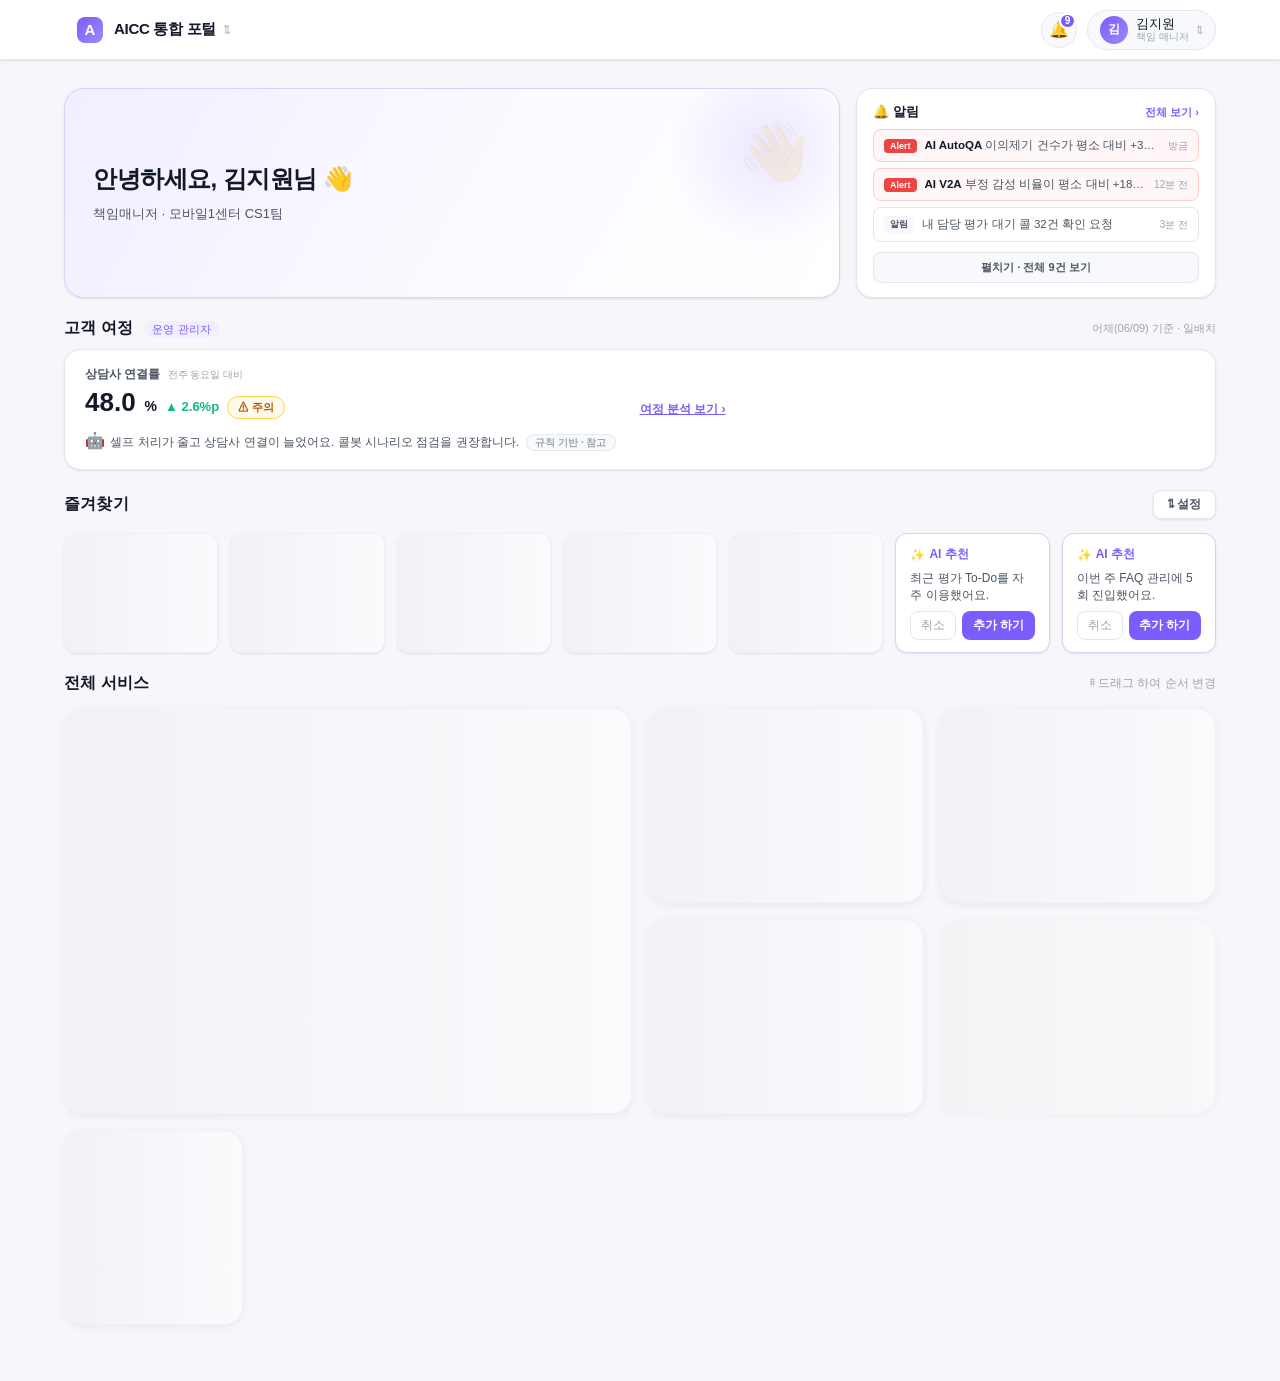
<file: index.html>
<!DOCTYPE html>
<html lang="ko">
<head>
  <meta charset="UTF-8" />
  <meta name="viewport" content="width=device-width, initial-scale=1.0" />
  <title>AICC 통합 포털</title>
  <link rel="stylesheet" href="style.css" />
</head>
<body>

<!-- GNB (고정) -->
<nav class="gnb">
  <div class="gnb-left">
    <div class="service-switcher" id="switcherBtn" onclick="toggleSwitcher()">
      <div class="gnb-logo">
        <span class="logo-mark">A</span><span class="logo-aicc">AICC 통합 포털</span>
      </div>
      <span class="switcher-arrow">⇅</span>
      <div class="switcher-dropdown">
        <div class="switcher-item active"><span class="status-dot green"></span> AI 상담어드바이저포털</div>
        <div class="switcher-item"><span class="status-dot green"></span> AI AutoQA</div>
        <div class="switcher-item"><span class="status-dot green"></span> AI V2A</div>
        <div class="switcher-item"><span class="status-dot green"></span> AI 상담봇</div>
        <div class="switcher-item"><span class="status-dot green"></span> 통합 운영관리포털</div>
      </div>
    </div>
  </div>
  <div class="gnb-right">
    <div class="gnb-icon-btn" title="알림" onclick="showToast('알림 게시판으로 이동합니다.')">
      <span class="icon">🔔</span>
      <span class="pulse-badge">9</span>
    </div>
    <div class="gnb-profile" onclick="toggleProfile()">
      <div class="avatar">김</div>
      <div class="profile-text">
        <span class="profile-name">김지원</span>
        <span class="profile-role-sm">책임 매니저</span>
      </div>
      <span class="profile-arrow">⇅</span>
      <div class="profile-dropdown">
        <div class="profile-info">
          <div class="profile-name-full">김지원</div>
          <div class="profile-role">책임매니저 · 모바일1센터 CS1팀</div>
        </div>
        <hr class="dropdown-divider"/>
        <div class="dropdown-item">설정</div>
        <div class="dropdown-item logout" onclick="showToast('로그아웃 되었습니다.')">로그아웃</div>
      </div>
    </div>
  </div>
</nav>

<!-- 메인 콘텐츠 -->
<main class="main-content">

  <!-- Hero 카드 + 통합 알림 (상단 공통 행) -->
  <div class="hero-row">
    <section class="hero-card">
      <div class="hero-card-main">
        <h1 class="hero-greeting">안녕하세요, 김지원님 👋</h1>
        <p class="hero-sub">책임매니저 · 모바일1센터 CS1팀</p>
      </div>
      <div class="hero-deco"></div>
    </section>

    <!-- 통합 알림 영역 (이상알림 + 서비스 알림) -->
    <aside class="notif-panel">
      <div class="notif-head">
        <span class="notif-title">🔔 알림</span>
        <span class="notif-more" onclick="showToast('알림 게시판으로 이동합니다.')">전체 보기 ›</span>
      </div>
      <div class="notif-list">
        <div class="notif-item alert" onclick="showToast('알림 게시판으로 이동합니다.')">
          <span class="ni-tag alert">Alert</span>
          <span class="ni-text"><strong>AI AutoQA</strong> 이의제기 건수가 평소 대비 +34% 급증</span>
          <span class="ni-time">방금</span>
        </div>
        <div class="notif-item alert" onclick="showToast('알림 게시판으로 이동합니다.')">
          <span class="ni-tag alert">Alert</span>
          <span class="ni-text"><strong>AI V2A</strong> 부정 감성 비율이 평소 대비 +18% 상승</span>
          <span class="ni-time">12분 전</span>
        </div>
        <div class="notif-item" onclick="showToast('알림 게시판으로 이동합니다.')">
          <span class="ni-tag">알림</span>
          <span class="ni-text">내 담당 평가 대기 콜 32건 확인 요청</span>
          <span class="ni-time">3분 전</span>
        </div>
      </div>
      <button class="notif-expand" onclick="showToast('알림 게시판으로 이동합니다.')">펼치기 · 전체 9건 보기</button>
    </aside>
  </div>

  <!-- 고객 여정 최소 신호 (운영 관리자 전용 슬림 스트립) -->
  <section class="digest-strip">
    <div class="digest-head">
      <span class="section-title">고객 여정 <span class="ai-chip">운영 관리자</span></span>
      <span class="funnel-updated">어제(06/09) 기준 · 일배치</span>
    </div>
    <div class="digest-card" onclick="location.href='funnel.html'">
      <div class="digest-left">
        <div class="dg-label">상담사 연결률 <span class="dg-sub">전주 동요일 대비</span></div>
        <div class="dg-value">48.0<small>%</small> <span class="dg-trend up bad">▲ 2.6%p</span> <span class="dg-flag warn">⚠ 주의</span></div>
        <div class="digest-insight"><span class="fi-icon">🤖</span> <span>셀프 처리가 줄고 상담사 연결이 늘었어요. 콜봇 시나리오 점검을 권장합니다.</span> <span class="fi-label">규칙 기반 · 참고</span></div>
      </div>
      <span class="digest-link">여정 분석 보기 ›</span>
    </div>
  </section>

  <!-- 즐겨찾기 -->
  <section class="pinned-section">
    <div class="section-header">
      <span class="section-title">즐겨찾기</span>
      <button class="btn-setting" onclick="openFavModal()">⇅ 설정</button>
    </div>
    <div class="pinned-grid" id="pinnedGrid">
      <div class="pinned-card" onclick="showToast('AI 상담어드바이저포털 › 실시간 상담으로 이동합니다.')">
        <span class="pinned-icon">🎧</span>
        <div class="pinned-info"><div class="pinned-service">AI 상담어드바이저포털</div><div class="pinned-menu">실시간 상담</div></div>
      </div>
      <div class="pinned-card" onclick="showToast('AI AutoQA › 성과 통계로 이동합니다.')">
        <span class="pinned-icon">✅</span>
        <div class="pinned-info"><div class="pinned-service">AI AutoQA</div><div class="pinned-menu">성과 통계</div></div>
      </div>
      <div class="pinned-card" onclick="showToast('AI V2A › 키워드 분석으로 이동합니다.')">
        <span class="pinned-icon">📊</span>
        <div class="pinned-info"><div class="pinned-service">AI V2A</div><div class="pinned-menu">키워드 분석</div></div>
      </div>
      <div class="pinned-card empty" onclick="openFavModal()"><span class="pinned-add">+</span><span class="empty-text">즐겨찾기 추가</span></div>
      <div class="pinned-card empty" onclick="openFavModal()"><span class="pinned-add">+</span><span class="empty-text">즐겨찾기 추가</span></div>
      <div class="reco-card">
        <div class="reco-head"><span class="reco-spark">✨</span> AI 추천</div>
        <div class="reco-text">최근 평가 To-Do를 자주 이용했어요.</div>
        <div class="reco-btns"><button class="reco-cancel" onclick="dismissReco(this)">취소</button><button class="reco-add" onclick="addReco(this,'평가 To-Do')">추가 하기</button></div>
      </div>
      <div class="reco-card">
        <div class="reco-head"><span class="reco-spark">✨</span> AI 추천</div>
        <div class="reco-text">이번 주 FAQ 관리에 5회 진입했어요.</div>
        <div class="reco-btns"><button class="reco-cancel" onclick="dismissReco(this)">취소</button><button class="reco-add" onclick="addReco(this,'FAQ 관리')">추가 하기</button></div>
      </div>
    </div>
  </section>

  <!-- 전체 서비스 -->
  <section class="bento-section">
    <div class="section-header">
      <span class="section-title">전체 서비스</span>
      <span class="drag-hint">⠿ 드래그 하여 순서 변경</span>
    </div>
    <div class="bento-grid">

      <!-- Large: AI 상담어드바이저포털 -->
      <div class="bento-card large active card-advisor" onclick="showToast('AI 상담어드바이저포털로 이동합니다.')">
        <div class="card-header">
          <div class="card-icon-wrap"><div class="card-icon-bg">🎧</div></div>
          <span class="card-grip">⠿</span>
        </div>
        <div class="card-body">
          <div class="card-title">AI 상담어드바이저포털</div>
          <div class="card-status"><span class="status-dot green"></span><span class="status-text">운영 중</span></div>
          <span class="ai-label">✨ AI 추천</span>
          <div class="card-desc">실시간 상담 가이드와 스크립트를 추천하는 상담사 어시스턴트</div>
          <div class="card-stats">
            <div class="card-stat-item"><div class="card-stat-value">1,284</div><div class="card-stat-label">오늘 상담</div></div>
            <div class="card-stat-item"><div class="card-stat-value">92.4%</div><div class="card-stat-label">AI 가이드 적중률</div></div>
            <div class="card-stat-item"><div class="card-stat-value">187명</div><div class="card-stat-label">실시간 접속 상담사</div></div>
          </div>
        </div>
        <div class="card-footer"><span class="card-go">바로가기 →</span></div>
      </div>

      <!-- Medium: AI AutoQA -->
      <div class="bento-card medium active card-autoqa" onclick="showToast('AI AutoQA로 이동합니다.')">
        <div class="card-header">
          <div class="card-icon-wrap"><div class="card-icon-bg">✅</div></div>
          <span class="card-grip">⠿</span>
        </div>
        <div class="card-body">
          <div class="card-title">AI AutoQA</div>
          <div class="card-status"><span class="status-dot green"></span><span class="status-text">운영 중</span></div>
          <div class="card-desc">AI 자동 평가·코칭과 성과 통계로 상담 품질을 관리</div>
        </div>
      </div>

      <!-- Medium: AI V2A -->
      <div class="bento-card medium active card-insight" onclick="showToast('AI V2A로 이동합니다.')">
        <div class="card-header">
          <div class="card-icon-wrap"><div class="card-icon-bg">📊</div></div>
          <span class="card-grip">⠿</span>
        </div>
        <div class="card-body">
          <div class="card-title">AI V2A</div>
          <div class="card-status"><span class="status-dot green"></span><span class="status-text">운영 중</span></div>
          <div class="card-desc">대화 키워드·감성·이슈 트렌드 분석 및 리포팅</div>
        </div>
      </div>

      <!-- Medium: AI 상담봇 -->
      <div class="bento-card medium active card-bot" onclick="showToast('AI 상담봇으로 이동합니다.')">
        <div class="card-header">
          <div class="card-icon-wrap"><div class="card-icon-bg">🤖</div></div>
          <span class="card-grip">⠿</span>
        </div>
        <div class="card-body">
          <div class="card-title">AI 상담봇</div>
          <div class="card-status"><span class="status-dot green"></span><span class="status-text">운영 중</span></div>
          <div class="card-desc">콜봇·챗봇 시나리오 관리 및 운영</div>
        </div>
      </div>

      <!-- Medium: ARS 서비스 (권한 없음 · disabled) -->
      <div class="bento-card medium disabled-card card-ars" onclick="openPermModal('ARS 서비스')">
        <span class="lock-overlay">🔒</span>
        <div class="card-header">
          <div class="card-icon-wrap"><div class="card-icon-bg">📞</div></div>
        </div>
        <div class="card-body">
          <div class="card-title">ARS 서비스</div>
          <div class="card-status"><span class="status-dot gray"></span><span class="status-text">권한 없음</span></div>
          <div class="card-desc">보이는 ARS·음성 ARS 운영 현황</div>
        </div>
      </div>

      <!-- Small: 통합 운영관리포털 -->
      <div class="bento-card small active card-ops" onclick="showToast('통합 운영관리포털로 이동합니다.')">
        <div class="card-header">
          <div class="card-icon-wrap"><div class="card-icon-bg">⚙️</div></div>
        </div>
        <div class="card-body">
          <div class="card-title">통합 운영관리포털</div>
          <div class="card-status"><span class="status-dot green"></span><span class="status-text">운영 중</span></div>
        </div>
      </div>

    </div>
  </section>
</main>

<!-- 즐겨찾기 설정 모달 -->
<div class="modal-overlay" id="favModal" onclick="closeFavModal(event)">
  <div class="modal">
    <div class="modal-header">
      <h2 class="modal-title">즐겨찾기 설정</h2>
    </div>
    <p class="modal-desc">자주 쓰는 서비스 메뉴를 화면에 고정합니다. <span id="favCount">(2/5)</span></p>
    <div class="fav-slots" id="favSlots">
      <div class="fav-slot">
        <span class="fav-num">1</span>
        <select class="fav-select"><option>AI 상담어드바이저포털</option><option>AI AutoQA</option><option>AI V2A</option><option>AI 상담봇</option><option>통합 운영관리포털</option></select>
        <select class="fav-select"><option>실시간 상담</option><option>대시보드</option><option>모니터링</option></select>
        <button class="fav-del" onclick="removeFavSlot(this)">🗑</button>
      </div>
      <div class="fav-slot">
        <span class="fav-num">2</span>
        <select class="fav-select"><option>통합 운영관리포털</option><option>AI 상담어드바이저포털</option><option>AI AutoQA</option><option>AI V2A</option><option>AI 상담봇</option></select>
        <select class="fav-select placeholder"><option>메뉴 선택</option><option>주간 리포트</option><option>월간 리포트</option></select>
        <button class="fav-del" onclick="removeFavSlot(this)">🗑</button>
      </div>
    </div>
    <button class="fav-add-btn" onclick="addFavSlot()">+ 즐겨찾기 추가</button>
    <div class="modal-footer">
      <button class="btn-cancel" onclick="closeFavModalDirect()">취소</button>
      <button class="btn-save" onclick="saveFav()">배정</button>
    </div>
  </div>
</div>

<!-- 권한 안내 Modal -->
<div class="modal-overlay" id="permModal" onclick="closePermModal(event)">
  <div class="modal perm-modal">
    <div class="perm-icon">🔒</div>
    <h2 class="perm-title">사용 권한 필요</h2>
    <p class="perm-desc"><strong id="permService">서비스</strong> 접근 권한이 없습니다.<br/>관리자에게 요청하세요.</p>
    <div class="perm-btns">
      <button class="btn-cancel" onclick="closePermModalDirect()">닫기</button>
      <button class="btn-save" onclick="requestPerm()">관리자에게 요청</button>
    </div>
  </div>
</div>

<div class="toast" id="toast"></div>
<script src="script.js"></script>
</body>
</html>
</file>
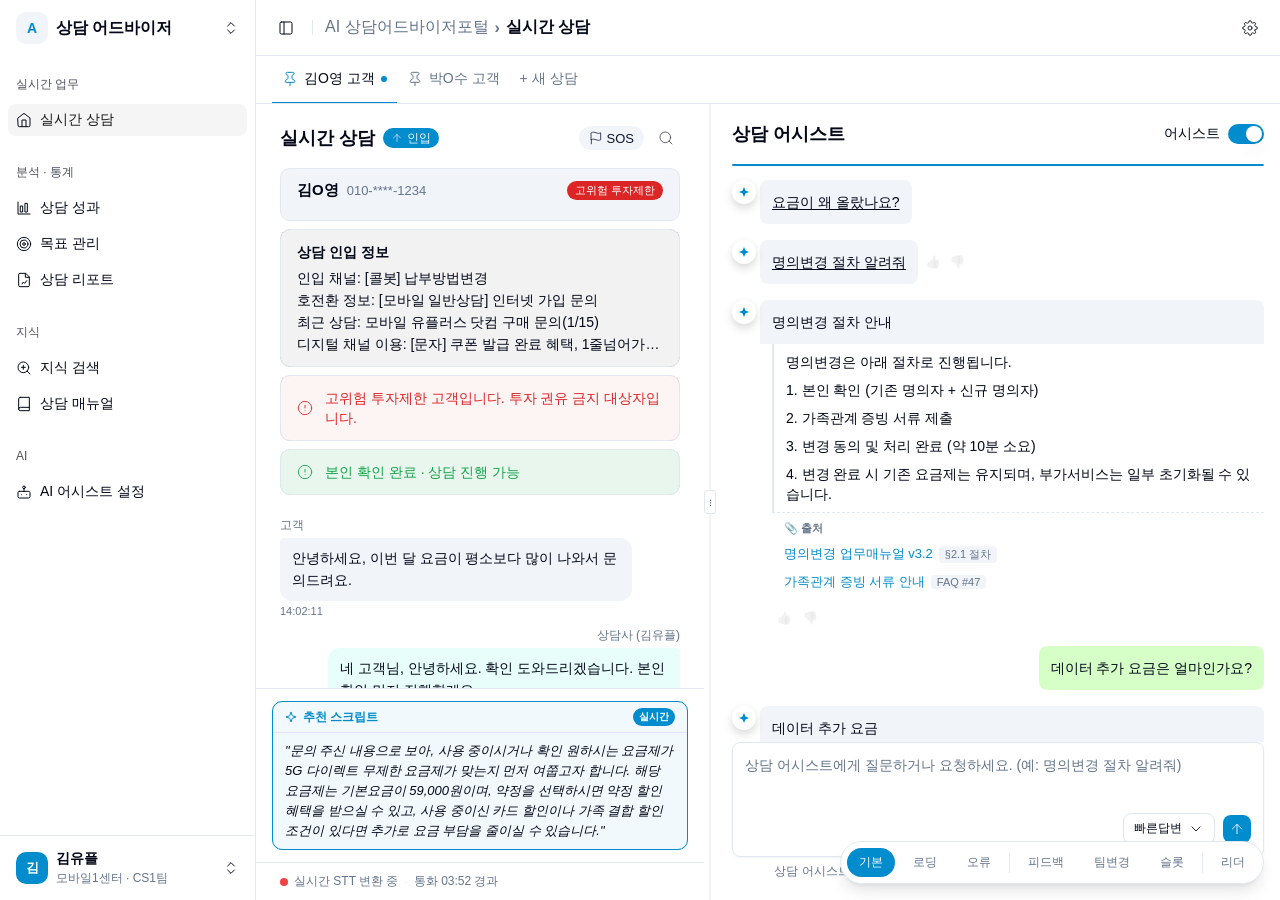
<file: advisor.html>
﻿<!DOCTYPE html>
<html lang="ko">
<head>
  <meta charset="UTF-8" />
  <meta name="viewport" content="width=device-width, initial-scale=1.0" />
  <title>AI 상담어드바이저포털 · 상담 어드바이저</title>
  <link rel="stylesheet" href="advisor.css" />
</head>
<body>
<div class="layout">

  <!-- ===== SIDEBAR ===== -->
  <aside class="sidebar" id="sidebar">
    <div class="sb-header">
      <div class="sb-brand" onclick="location.href='home.html'">
        <div class="brand-logo"><span>A</span></div>
        <div class="brand-meta"><span class="brand-name">상담 어드바이저</span></div>
      </div>
      <button class="sb-collapse" title="사이드바 접기" onclick="toggleSidebar()">
        <svg width="16" height="16" viewBox="0 0 24 24" fill="none" stroke="#020617" stroke-width="1.5" stroke-linecap="round" stroke-linejoin="round"><path d="m7 15 5 5 5-5"/><path d="m7 9 5-5 5 5"/></svg>
      </button>
    </div>

    <div class="sb-content">
      <div class="sb-group">
        <div class="sb-group-label">실시간 업무</div>
        <nav class="sb-menu">
          <a class="sb-item active" href="#">
            <span class="ic"><svg width="16" height="16" viewBox="0 0 24 24" fill="none" stroke="#020617" stroke-width="1.5" stroke-linecap="round" stroke-linejoin="round"><path d="m3 9 9-7 9 7v11a2 2 0 0 1-2 2H5a2 2 0 0 1-2-2z"/><path d="M9 22V12h6v10"/></svg></span>
            실시간 상담
          </a>
        </nav>
      </div>

      <div class="sb-group">
        <div class="sb-group-label">분석 · 통계</div>
        <nav class="sb-menu">
          <a class="sb-item" href="#">
            <span class="ic"><svg width="16" height="16" viewBox="0 0 24 24" fill="none" stroke="#020617" stroke-width="1.5" stroke-linecap="round" stroke-linejoin="round"><path d="M3 3v18h18"/><rect x="7" y="9" width="3" height="9"/><rect x="14" y="5" width="3" height="13"/></svg></span>
            상담 성과
          </a>
          <a class="sb-item" href="#">
            <span class="ic"><svg width="16" height="16" viewBox="0 0 24 24" fill="none" stroke="#020617" stroke-width="1.5" stroke-linecap="round" stroke-linejoin="round"><circle cx="12" cy="12" r="10"/><circle cx="12" cy="12" r="6"/><circle cx="12" cy="12" r="2"/></svg></span>
            목표 관리
          </a>
          <a class="sb-item" href="funnel.html">
            <span class="ic"><svg width="16" height="16" viewBox="0 0 24 24" fill="none" stroke="#020617" stroke-width="1.5" stroke-linecap="round" stroke-linejoin="round"><path d="M14 2H6a2 2 0 0 0-2 2v16a2 2 0 0 0 2 2h12a2 2 0 0 0 2-2V8z"/><path d="M14 2v6h6"/><path d="m9 18 2-3 2 2 3-4"/></svg></span>
            상담 리포트
          </a>
        </nav>
      </div>

      <div class="sb-group">
        <div class="sb-group-label">지식</div>
        <nav class="sb-menu">
          <a class="sb-item" href="#">
            <span class="ic"><svg width="16" height="16" viewBox="0 0 24 24" fill="none" stroke="#020617" stroke-width="1.5" stroke-linecap="round" stroke-linejoin="round"><circle cx="11" cy="11" r="8"/><path d="m21 21-4.3-4.3"/><path d="M11 8v6M8 11h6"/></svg></span>
            지식 검색
          </a>
          <a class="sb-item" href="#">
            <span class="ic"><svg width="16" height="16" viewBox="0 0 24 24" fill="none" stroke="#020617" stroke-width="1.5" stroke-linecap="round" stroke-linejoin="round"><path d="M4 19.5A2.5 2.5 0 0 1 6.5 17H20"/><path d="M6.5 2H20v20H6.5A2.5 2.5 0 0 1 4 19.5v-15A2.5 2.5 0 0 1 6.5 2z"/></svg></span>
            상담 매뉴얼
          </a>
        </nav>
      </div>

      <div class="sb-group">
        <div class="sb-group-label">AI</div>
        <nav class="sb-menu">
          <a class="sb-item" href="#">
            <span class="ic"><svg width="16" height="16" viewBox="0 0 24 24" fill="none" stroke="#020617" stroke-width="1.5" stroke-linecap="round" stroke-linejoin="round"><rect x="3" y="11" width="18" height="10" rx="2"/><circle cx="12" cy="5" r="2"/><path d="M12 7v4"/><line x1="8" y1="16" x2="8" y2="16"/><line x1="16" y1="16" x2="16" y2="16"/></svg></span>
            AI 어시스트 설정
          </a>
        </nav>
      </div>
    </div>

    <div class="sb-footer">
      <div class="sb-profile" onclick="toast('프로필 메뉴')">
        <div class="avatar">김</div>
        <div class="profile-meta">
          <span class="profile-name">김유플</span>
          <span class="profile-sub">모바일1센터 · CS1팀</span>
        </div>
        <svg width="16" height="16" viewBox="0 0 24 24" fill="none" stroke="#020617" stroke-width="1.5" stroke-linecap="round" stroke-linejoin="round"><path d="m7 15 5 5 5-5"/><path d="m7 9 5-5 5 5"/></svg>
      </div>
    </div>
  </aside>

  <!-- ===== CONTENT ===== -->
  <div class="content">
    <!-- topbar -->
    <header class="topbar">
      <button class="icon-btn" title="사이드바" onclick="toggleSidebar()">
        <svg width="16" height="16" viewBox="0 0 24 24" fill="none" stroke="#020617" stroke-width="1.5" stroke-linecap="round" stroke-linejoin="round"><rect x="3" y="3" width="18" height="18" rx="2"/><path d="M9 3v18"/></svg>
      </button>
      <span class="topbar-sep"></span>
      <nav class="breadcrumb">
        <span class="crumb-muted">AI 상담어드바이저포털</span>
        <span class="crumb-sep">›</span>
        <span>실시간 상담</span>
      </nav>
      <div class="topbar-actions">
        <button class="icon-btn" title="설정" onclick="toast('설정')">
          <svg width="16" height="16" viewBox="0 0 24 24" fill="none" stroke="#020617" stroke-width="1.33" stroke-linecap="round" stroke-linejoin="round"><circle cx="12" cy="12" r="3"/><path d="M19.4 15a1.65 1.65 0 0 0 .33 1.82l.06.06a2 2 0 1 1-2.83 2.83l-.06-.06a1.65 1.65 0 0 0-1.82-.33 1.65 1.65 0 0 0-1 1.51V21a2 2 0 0 1-4 0v-.09A1.65 1.65 0 0 0 9 19.4a1.65 1.65 0 0 0-1.82.33l-.06.06a2 2 0 1 1-2.83-2.83l.06-.06a1.65 1.65 0 0 0 .33-1.82 1.65 1.65 0 0 0-1.51-1H3a2 2 0 0 1 0-4h.09A1.65 1.65 0 0 0 4.6 9a1.65 1.65 0 0 0-.33-1.82l-.06-.06a2 2 0 1 1 2.83-2.83l.06.06a1.65 1.65 0 0 0 1.82.33H9a1.65 1.65 0 0 0 1-1.51V3a2 2 0 0 1 4 0v.09a1.65 1.65 0 0 0 1 1.51 1.65 1.65 0 0 0 1.82-.33l.06-.06a2 2 0 1 1 2.83 2.83l-.06.06a1.65 1.65 0 0 0-.33 1.82V9a1.65 1.65 0 0 0 1.51 1H21a2 2 0 0 1 0 4h-.09a1.65 1.65 0 0 0-1.51 1z"/></svg>
        </button>
      </div>
    </header>

    <!-- tabs: 열린 상담 세션 -->
    <nav class="tabnav">
      <div class="tab active" onclick="selectTab(this)">
        <span class="ic"><svg width="16" height="16" viewBox="0 0 24 24" fill="none" stroke="currentColor" stroke-width="1.5" stroke-linecap="round" stroke-linejoin="round"><path d="M12 17v5"/><path d="M9 10.76a2 2 0 0 1-1.11 1.79l-1.78.9A2 2 0 0 0 5 15.24V16a1 1 0 0 0 1 1h12a1 1 0 0 0 1-1v-.76a2 2 0 0 0-1.11-1.79l-1.78-.9A2 2 0 0 1 15 10.76V7a1 1 0 0 1 1-1 2 2 0 0 0 0-4H8a2 2 0 0 0 0 4 1 1 0 0 1 1 1z"/></svg></span>
        <span class="tab-name">김O영 고객</span>
        <span class="dot"></span>
      </div>
      <div class="tab" onclick="selectTab(this)">
        <span class="ic"><svg width="16" height="16" viewBox="0 0 24 24" fill="none" stroke="currentColor" stroke-width="1.5" stroke-linecap="round" stroke-linejoin="round"><path d="M12 17v5"/><path d="M9 10.76a2 2 0 0 1-1.11 1.79l-1.78.9A2 2 0 0 0 5 15.24V16a1 1 0 0 0 1 1h12a1 1 0 0 0 1-1v-.76a2 2 0 0 0-1.11-1.79l-1.78-.9A2 2 0 0 1 15 10.76V7a1 1 0 0 1 1-1 2 2 0 0 0 0-4H8a2 2 0 0 0 0 4 1 1 0 0 1 1 1z"/></svg></span>
        <span class="tab-name">박O수 고객</span>
      </div>
      <div class="tab" onclick="selectTab(this)">
        <span class="tab-name">+ 새 상담</span>
      </div>
    </nav>

    <!-- workspace -->
    <div class="workspace">

      <!-- ===== 실시간 상담 (좌) ===== -->
      <section class="live">
        <div class="panel-head">
          <span class="panel-title">실시간 상담</span>
          <span class="badge inbound">
            <span class="ic"><svg width="12" height="12" viewBox="0 0 24 24" fill="none" stroke="#F8FAFC" stroke-width="1.25" stroke-linecap="round" stroke-linejoin="round"><path d="m5 12 7-7 7 7"/><path d="M12 19V5"/></svg></span>
            인입
          </span>
          <span class="spacer"></span>
          <button class="sos" id="sosBtn" onclick="toggleSos()" title="긴급 지원 요청">
            <span class="ic"><svg width="14" height="14" viewBox="0 0 24 24" fill="none" stroke="currentColor" stroke-width="1.33" stroke-linecap="round" stroke-linejoin="round"><path d="M4 15s1-1 4-1 5 2 8 2 4-1 4-1V3s-1 1-4 1-5-2-8-2-4 1-4 1z"/><line x1="4" y1="22" x2="4" y2="15"/></svg></span>
            SOS
          </button>
          <button class="icon-btn" title="대화 검색" onclick="toggleLiveSearch()">
            <svg width="16" height="16" viewBox="0 0 24 24" fill="none" stroke="#020617" stroke-width="1.33" stroke-linecap="round" stroke-linejoin="round" opacity="0.7"><circle cx="11" cy="11" r="8"/><path d="m21 21-4.3-4.3"/></svg>
          </button>
        </div>

        <div class="live-search" id="liveSearch" style="display:none;">
          <span class="ic"><svg width="16" height="16" viewBox="0 0 24 24" fill="none" stroke="#64748B" stroke-width="1.33" stroke-linecap="round" stroke-linejoin="round"><circle cx="11" cy="11" r="8"/><path d="m21 21-4.3-4.3"/></svg></span>
          <input type="text" placeholder="대화 내용 검색" />
        </div>

        <div class="transcript" id="transcript">
          <!-- 고객 이력 정보 영역 (스크롤 내부) -->
          <div class="cust-info-area">
            <div class="cust-card">
              <div class="cust-head">
                <span class="cust-name">김O영</span>
                <span class="cust-phone">010-****-1234</span>
                <span class="cust-tier risk">고위험 투자제한</span>
              </div>
            </div>

            <!-- 인입 정보 카드 -->
            <div class="info-alert dark">
              <div class="info-alert-title">상담 인입 정보</div>
              <div class="info-alert-row">인입 채널: [콜봇] 납부방법변경</div>
              <div class="info-alert-row">호전환 정보: [모바일 일반상담] 인터넷 가입 문의</div>
              <div class="info-alert-row">최근 상담: 모바일 유플러스 닷컴 구매 문의(1/15)</div>
              <div class="info-alert-row ellipsis">디지털 채널 이용: [문자] 쿠폰 발급 완료 혜택, 1줄넘어가면 말줄임...</div>
            </div>

            <!-- 고위험 경고 Alert -->
            <div class="info-alert danger">
              <span class="info-alert-icon"><svg width="16" height="16" viewBox="0 0 24 24" fill="none" stroke="#DC2626" stroke-width="1.33" stroke-linecap="round" stroke-linejoin="round"><circle cx="12" cy="12" r="10"/><line x1="12" y1="8" x2="12" y2="12"/><line x1="12" y1="16" x2="12.01" y2="16"/></svg></span>
              <span class="info-alert-text">고위험 투자제한 고객입니다. 투자 권유 금지 대상자입니다.</span>
            </div>

            <!-- 정상 상태 알림 (녹색) -->
            <div class="info-alert success">
              <span class="info-alert-icon"><svg width="16" height="16" viewBox="0 0 24 24" fill="none" stroke="#16A34A" stroke-width="1.33" stroke-linecap="round" stroke-linejoin="round"><circle cx="12" cy="12" r="10"/><line x1="12" y1="8" x2="12" y2="12"/><line x1="12" y1="16" x2="12.01" y2="16"/></svg></span>
              <span class="info-alert-text">본인 확인 완료 · 상담 진행 가능</span>
            </div>
          </div>
          <div class="msg cust"><span class="who">고객</span><div class="bubble">안녕하세요, 이번 달 요금이 평소보다 많이 나와서 문의드려요.</div><span class="time">14:02:11</span></div>
          <div class="msg agent"><span class="who">상담사 (김유플)</span><div class="bubble">네 고객님, 안녕하세요. 확인 도와드리겠습니다. 본인 확인 먼저 진행할게요.</div><span class="time">14:02:24</span></div>
          <div class="msg cust"><span class="who">고객</span><div class="bubble">네, 그리고 명의를 가족으로 변경하는 것도 가능한가요?</div><span class="time">14:02:48</span></div>
          <div class="msg agent"><span class="who">상담사 (김유플)</span><div class="bubble">네, 명의변경도 가능합니다. 먼저 본인 확인 후 절차 안내해 드릴게요.</div><span class="time">14:03:02</span></div>
          <div class="sys-msg"><span class="sys-text">✓ 본인 확인 완료 (ARS 인증)</span><span class="sys-time">14:03:15</span></div>
          <div class="msg agent"><span class="who">상담사 (김유플)</span><div class="bubble">본인 확인 완료됐습니다. 이번 달 청구 명세 확인해 보니, 데이터 추가 사용분 3.2GB에 대해 17,600원이 과금되었네요.</div><span class="time">14:03:32</span></div>
          <div class="msg cust"><span class="who">고객</span><div class="bubble">아... 그렇군요. 추가 요금이 그렇게 많이 나오나요?</div><span class="time">14:03:48</span></div>
          <div class="msg agent"><span class="who">상담사 (김유플)</span><div class="bubble">5G 시그니처 요금제 기준 1GB당 5,500원으로 자동 과금됩니다. 데이터 알림 설정을 켜두시면 초과 전에 안내 받으실 수 있어요.</div><span class="time">14:04:05</span></div>

          <!-- 고객 발화: NER 미판매상품 감지 -->
          <div class="msg cust"><span class="who">고객</span><div class="bubble">그럼 <span class="ner-badge danger">미판매상품</span> 5G 무제한 라이트 요금제로 바꾸면 추가 요금 안 나오죠?</div><span class="time">14:04:22</span></div>

          <!-- 상담사 발화: 오안내 가능성 NER 뱃지 -->
          <div class="msg agent"><span class="who">상담사 (김유플)</span><div class="bubble">5G 너겟 무제한 요금제 라이트는 <span class="ner-badge caution">안내 유의</span> 월 65,000원에 데이터 무제한으로 이용 가능하세요.</div><span class="time">14:04:38</span></div>

          <div class="msg cust"><span class="who">고객</span><div class="bubble">아 그렇군요, 그거 좋네요. 바로 변경해주세요.</div><span class="time">14:04:55</span></div>
          <div class="msg typing"><span class="who">고객</span><div class="bubble"><span class="typing-dots"><span></span><span></span><span></span></span></div></div>
        </div>

        <!-- 좌측 하단 고정: AI 추천 스크립트 -->
        <div class="live-script-fixed" id="liveScriptFixed">
          <div class="script-suggest compact">
            <div class="script-suggest-head">
              <svg width="12" height="12" viewBox="0 0 24 24" fill="none" stroke="#008CCD" stroke-width="2" stroke-linecap="round" stroke-linejoin="round"><path d="M9.937 15.5A2 2 0 0 0 8.5 14.063l-6.135-1.582a.5.5 0 0 1 0-.962L8.5 9.936A2 2 0 0 0 9.937 8.5l1.582-6.135a.5.5 0 0 1 .963 0L14.063 8.5A2 2 0 0 0 15.5 9.937l6.135 1.581a.5.5 0 0 1 0 .964L15.5 14.063a2 2 0 0 0-1.437 1.437l-1.582 6.135a.5.5 0 0 1-.963 0z"/></svg>
              <span>추천 스크립트</span>
              <span class="script-suggest-badge">실시간</span>
            </div>
            <div class="script-suggest-body">"문의 주신 내용으로 보아, 사용 중이시거나 확인 원하시는 요금제가 5G 다이렉트 무제한 요금제가 맞는지 먼저 여쭙고자 합니다. 해당 요금제는 기본요금이 59,000원이며, 약정을 선택하시면 약정 할인 혜택을 받으실 수 있고, 사용 중이신 카드 할인이나 가족 결합 할인 조건이 있다면 추가로 요금 부담을 줄이실 수 있습니다."</div>
          </div>
        </div>

        <div class="live-foot">
          <span class="rec-dot"></span>
          <span>실시간 STT 변환 중</span>
          <span class="live-sep">·</span>
          <span>통화 03:52 경과</span>
        </div>
      </section>

      <!-- resizer -->
      <div class="resizer"><div class="grip">⋮</div></div>

      <!-- ===== 상담 어시스트 (우) ===== -->
      <section class="assist">
        <div class="assist-head">
          <span class="panel-title">상담 어시스트</span>
          <span class="spacer"></span>
          <div class="switch on" id="assistSwitch" onclick="toggleAssist()">
            <span class="switch-label">어시스트</span>
            <span class="track"><span class="thumb"></span></span>
          </div>
        </div>

        <!-- 어시스트 ON: AI 대화형 -->
        <div class="assist-body" id="assistBody">
          <!-- ② 실시간 추천 스크립트 (구어체, 상담사 발화와 구분) -->
          <div class="script-suggest">
            <div class="script-suggest-head">
              <svg width="14" height="14" viewBox="0 0 24 24" fill="none" stroke="#008CCD" stroke-width="2" stroke-linecap="round" stroke-linejoin="round"><path d="M9.937 15.5A2 2 0 0 0 8.5 14.063l-6.135-1.582a.5.5 0 0 1 0-.962L8.5 9.936A2 2 0 0 0 9.937 8.5l1.582-6.135a.5.5 0 0 1 .963 0L14.063 8.5A2 2 0 0 0 15.5 9.937l6.135 1.581a.5.5 0 0 1 0 .964L15.5 14.063a2 2 0 0 0-1.437 1.437l-1.582 6.135a.5.5 0 0 1-.963 0z"/></svg>
              <span>추천 스크립트</span>
              <span class="script-suggest-badge">실시간</span>
            </div>
            <div class="script-suggest-body">"고객님, 이번 달 요금이 평소보다 높게 나오신 부분 확인해 드릴게요. 데이터 초과 사용분이 있으셔서 추가 요금이 발생했는데, 자세한 내역 하나씩 안내해 드릴게요."</div>
            <div class="script-suggest-foot">
              <button class="chip-btn primary" onclick="toast('스크립트를 입력창에 삽입했습니다.')">삽입</button>
              <button class="chip-btn" onclick="toast('복사되었습니다.')">복사</button>
            </div>
          </div>

          <!-- AI 질문 추천 (ready 상태) -->
          <div class="chat-row ai">
            <div class="ai-avatar"><svg width="10" height="10" viewBox="0 0 10 10"><polygon points="5,0 6.5,3.5 10,5 6.5,6.5 5,10 3.5,6.5 0,5 3.5,3.5" fill="#008CCD"/></svg></div>
            <div class="chat-bubble suggestion" onclick="askQuestion('요금이 왜 올랐나요?')">요금이 왜 올랐나요?</div>
            <div class="chat-feedback"></div>
          </div>
          <div class="chat-row ai">
            <div class="ai-avatar"><svg width="10" height="10" viewBox="0 0 10 10"><polygon points="5,0 6.5,3.5 10,5 6.5,6.5 5,10 3.5,6.5 0,5 3.5,3.5" fill="#008CCD"/></svg></div>
            <div class="chat-bubble suggestion" onclick="askQuestion('명의변경 절차 알려줘')">명의변경 절차 알려줘</div>
            <div class="chat-feedback">
              <button class="fb-btn" title="좋아요" onclick="toast('피드백 감사합니다.')">👍</button>
              <button class="fb-btn" title="아쉬워요" onclick="toast('피드백 감사합니다.')">👎</button>
            </div>
          </div>

          <!-- AI Q&A 답변 + ③ 명확한 출처 노출 -->
          <div class="chat-row ai">
            <div class="ai-avatar"><svg width="10" height="10" viewBox="0 0 10 10"><polygon points="5,0 6.5,3.5 10,5 6.5,6.5 5,10 3.5,6.5 0,5 3.5,3.5" fill="#008CCD"/></svg></div>
            <div class="chat-answer">
              <div class="chat-bubble answer-head">명의변경 절차 안내</div>
              <div class="answer-body">
                <p>명의변경은 아래 절차로 진행됩니다.</p>
                <p>1. 본인 확인 (기존 명의자 + 신규 명의자)</p>
                <p>2. 가족관계 증빙 서류 제출</p>
                <p>3. 변경 동의 및 처리 완료 (약 10분 소요)</p>
                <p>4. 변경 완료 시 기존 요금제는 유지되며, 부가서비스는 일부 초기화될 수 있습니다.</p>
              </div>
              <!-- ③ 출처 명시 -->
              <div class="source-list">
                <div class="source-label">📎 출처</div>
                <a class="source-link" href="#" onclick="toast('문서 열기: 명의변경 업무매뉴얼'); return false;">명의변경 업무매뉴얼 v3.2 <span class="source-loc">§2.1 절차</span></a>
                <a class="source-link" href="#" onclick="toast('문서 열기: 가족관계 증빙 안내'); return false;">가족관계 증빙 서류 안내 <span class="source-loc">FAQ #47</span></a>
              </div>
              <div class="answer-sources">
                <button class="fb-btn" title="좋아요" onclick="toast('피드백 감사합니다.')">👍</button>
                <button class="fb-btn" title="아쉬워요" onclick="toast('피드백 감사합니다.')">👎</button>
              </div>
            </div>
          </div>

          <!-- 사용자 질문 (우측) -->
          <div class="chat-row user">
            <div class="chat-bubble user-bubble">데이터 추가 요금은 얼마인가요?</div>
          </div>

          <!-- AI 응답 + 출처 -->
          <div class="chat-row ai">
            <div class="ai-avatar"><svg width="10" height="10" viewBox="0 0 10 10"><polygon points="5,0 6.5,3.5 10,5 6.5,6.5 5,10 3.5,6.5 0,5 3.5,3.5" fill="#008CCD"/></svg></div>
            <div class="chat-answer">
              <div class="chat-bubble answer-head">데이터 추가 요금</div>
              <div class="answer-body">
                <p>5G 시그니처 요금제 기준, 기본 제공 데이터 초과 시 <b>1GB당 5,500원</b>이 자동 과금됩니다.</p>
                <p>이번 달 고객님의 초과 사용량: <b>3.2GB</b> → 추가 요금 약 17,600원</p>
              </div>
              <div class="source-list">
                <div class="source-label">📎 출처</div>
                <a class="source-link" href="#" onclick="toast('문서 열기: 5G 요금제 안내서'); return false;">5G 요금제 과금 기준 안내서 <span class="source-loc">p.12 데이터 초과 과금</span></a>
              </div>
              <div class="answer-sources">
                <button class="fb-btn" title="좋아요" onclick="toast('피드백 감사합니다.')">👍</button>
                <button class="fb-btn" title="아쉬워요" onclick="toast('피드백 감사합니다.')">👎</button>
              </div>
            </div>
          </div>

          <!-- ① 할루시네이션 경고: 미존재 상품 -->
          <div class="chat-row ai">
            <div class="ai-avatar"><svg width="10" height="10" viewBox="0 0 10 10"><polygon points="5,0 6.5,3.5 10,5 6.5,6.5 5,10 3.5,6.5 0,5 3.5,3.5" fill="#008CCD"/></svg></div>
            <div class="chat-answer">
              <div class="chat-bubble answer-head">데이터 무제한 전환 안내</div>
              <div class="hallucination-warn">
                <svg width="14" height="14" viewBox="0 0 24 24" fill="none" stroke="#F59E0B" stroke-width="2" stroke-linecap="round" stroke-linejoin="round"><path d="m21.73 18-8-14a2 2 0 0 0-3.48 0l-8 14A2 2 0 0 0 4 21h16a2 2 0 0 0 1.73-3z"/><line x1="12" y1="9" x2="12" y2="13"/><line x1="12" y1="17" x2="12.01" y2="17"/></svg>
                <span class="hw-tag">미존재 상품</span>
                <span class="hw-text">해당 상품은 현재 판매하지 않는 상품입니다. 안내에 주의하세요.</span>
              </div>
              <div class="answer-body faded">
                <p><s>5G 무제한 라이트 요금제로 전환하시면 추가 요금 없이 이용 가능합니다.</s></p>
              </div>
              <div class="source-list">
                <div class="source-label warn">⚠ 근거 없음</div>
                <span class="source-none">지식베이스에 일치하는 문서를 찾을 수 없습니다.</span>
              </div>
              <div class="answer-sources">
                <button class="fb-btn" title="좋아요" onclick="toast('피드백 감사합니다.')">👍</button>
                <button class="fb-btn" title="아쉬워요" onclick="toast('피드백: 부정확한 답변으로 신고됨')">👎</button>
              </div>
            </div>
          </div>

          <!-- ① 할루시네이션 경고: 대답 불가 -->
          <div class="chat-row ai">
            <div class="ai-avatar"><svg width="10" height="10" viewBox="0 0 10 10"><polygon points="5,0 6.5,3.5 10,5 6.5,6.5 5,10 3.5,6.5 0,5 3.5,3.5" fill="#008CCD"/></svg></div>
            <div class="chat-answer">
              <div class="hallucination-warn block">
                <svg width="14" height="14" viewBox="0 0 24 24" fill="none" stroke="#64748B" stroke-width="2" stroke-linecap="round" stroke-linejoin="round"><circle cx="12" cy="12" r="10"/><path d="m4.9 4.9 14.2 14.2"/></svg>
                <span class="hw-tag muted">대답 불가</span>
                <span class="hw-text">해당 질문에 대한 답변을 생성할 수 없습니다. 관련 지식이 등록되지 않았거나, 답변 신뢰도가 기준 미달입니다.</span>
              </div>
              <div class="answer-sources">
                <button class="fb-btn" title="지식 등록 요청" onclick="toast('지식 등록 요청이 전송되었습니다.')">📝</button>
                <button class="fb-btn" title="아쉬워요" onclick="toast('피드백 감사합니다.')">👎</button>
              </div>
            </div>
          </div>

          <!-- ② 실시간 추천 스크립트 #2 -->
          <div class="script-suggest">
            <div class="script-suggest-head">
              <svg width="14" height="14" viewBox="0 0 24 24" fill="none" stroke="#008CCD" stroke-width="2" stroke-linecap="round" stroke-linejoin="round"><path d="M9.937 15.5A2 2 0 0 0 8.5 14.063l-6.135-1.582a.5.5 0 0 1 0-.962L8.5 9.936A2 2 0 0 0 9.937 8.5l1.582-6.135a.5.5 0 0 1 .963 0L14.063 8.5A2 2 0 0 0 15.5 9.937l6.135 1.581a.5.5 0 0 1 0 .964L15.5 14.063a2 2 0 0 0-1.437 1.437l-1.582 6.135a.5.5 0 0 1-.963 0z"/></svg>
              <span>추천 스크립트</span>
              <span class="script-suggest-badge">실시간</span>
            </div>
            <div class="script-suggest-body">"명의변경은 가까운 매장 방문 또는 전화로도 진행 가능하세요. 가족관계증명서 원본 한 부만 준비해 주시면 돼요. 처리 시간은 대략 10분 정도 걸립니다."</div>
            <div class="script-suggest-foot">
              <button class="chip-btn primary" onclick="toast('스크립트를 입력창에 삽입했습니다.')">삽입</button>
              <button class="chip-btn" onclick="toast('복사되었습니다.')">복사</button>
              <span class="script-source">출처: 명의변경 업무매뉴얼 §2.3</span>
            </div>
          </div>

          <!-- AI 에러 상태 -->
          <div class="chat-row ai">
            <div class="ai-avatar error"><svg width="12" height="12" viewBox="0 0 16 16"><circle cx="8" cy="8" r="7" fill="#DC2626"/><path d="M8 4.5v4" stroke="#fff" stroke-width="1.2" stroke-linecap="round"/><circle cx="8" cy="11.5" r=".7" fill="#fff"/></svg></div>
            <div class="chat-bubble error-bubble">요청을 처리하지 못했어요. 다시 시도해 주세요.</div>
          </div>
        </div>

        <!-- 어시스트 OFF: empty state -->
        <div class="empty-state" id="assistEmpty">
          <div class="empty-media">
            <svg width="24" height="24" viewBox="0 0 24 24" fill="none" stroke="#020617" stroke-width="2" stroke-linecap="round" stroke-linejoin="round"><path d="M9.937 15.5A2 2 0 0 0 8.5 14.063l-6.135-1.582a.5.5 0 0 1 0-.962L8.5 9.936A2 2 0 0 0 9.937 8.5l1.582-6.135a.5.5 0 0 1 .963 0L14.063 8.5A2 2 0 0 0 15.5 9.937l6.135 1.581a.5.5 0 0 1 0 .964L15.5 14.063a2 2 0 0 0-1.437 1.437l-1.582 6.135a.5.5 0 0 1-.963 0z"/></svg>
          </div>
          <div class="empty-title">상담 어시스트가 꺼져 있어요</div>
          <div class="empty-desc">어시스트를 켜면 실시간 대화 내용을 분석해 추천 스크립트와 관련 지식을 자동으로 제안합니다.</div>
        </div>

        <!-- composer -->
        <div class="composer-wrap">
          <div class="composer">
            <textarea placeholder="상담 어시스트에게 질문하거나 요청하세요. (예: 명의변경 절차 알려줘)"></textarea>
            <div class="composer-foot">
              <span class="spacer"></span>
              <div class="model-dropdown-wrap">
                <button class="model-btn" onclick="toggleModelDropdown()">
                  <span id="modelLabel">빠른답변</span>
                  <svg width="16" height="16" viewBox="0 0 24 24" fill="none" stroke="#020617" stroke-width="1.33" stroke-linecap="round" stroke-linejoin="round"><path d="m6 9 6 6 6-6"/></svg>
                </button>
                <div class="model-dropdown" id="modelDropdown">
                  <div class="model-option active" onclick="selectModel(this, '빠른답변')">빠른답변</div>
                  <div class="model-option" onclick="selectModel(this, '깊은생각')">깊은생각</div>
                  <div class="model-option" onclick="selectModel(this, '자동')">자동</div>
                </div>
              </div>
              <button class="send-btn" onclick="sendAssist()" title="보내기">
                <svg width="16" height="16" viewBox="0 0 24 24" fill="none" stroke="#F8FAFC" stroke-width="1.33" stroke-linecap="round" stroke-linejoin="round"><path d="m5 12 7-7 7 7"/><path d="M12 19V5"/></svg>
              </button>
            </div>
          </div>
          <p class="composer-note">상담 어시스트는 AI 기반 안내 서비스로, 제공되는 정보는 참고용으로 활용해 주세요.</p>
        </div>

        <!-- 최초 로딩 state -->
        <div class="state-pane" id="loadingPane">
          <div class="state-media">
            <svg width="24" height="24" viewBox="0 0 24 24" fill="none" stroke="#020617" stroke-width="2" stroke-linecap="round" stroke-linejoin="round"><path d="M9.937 15.5A2 2 0 0 0 8.5 14.063l-6.135-1.582a.5.5 0 0 1 0-.962L8.5 9.936A2 2 0 0 0 9.937 8.5l1.582-6.135a.5.5 0 0 1 .963 0L14.063 8.5A2 2 0 0 0 15.5 9.937l6.135 1.581a.5.5 0 0 1 0 .964L15.5 14.063a2 2 0 0 0-1.437 1.437l-1.582 6.135a.5.5 0 0 1-.963 0z"/></svg>
          </div>
          <div class="state-title">상담 어시스트를 불러오는 중...</div>
          <div class="state-desc">고객 정보와 상담 컨텍스트를 분석하고 있어요. 잠시만 기다려 주세요.</div>
          <div class="progress"><div class="bar"></div></div>
        </div>

        <!-- 오류 / 재로그인 state -->
        <div class="state-pane" id="errorPane">
          <div class="state-media">
            <svg width="24" height="24" viewBox="0 0 24 24" fill="none" stroke="#020617" stroke-width="2" stroke-linecap="round" stroke-linejoin="round"><path d="m21.73 18-8-14a2 2 0 0 0-3.48 0l-8 14A2 2 0 0 0 4 21h16a2 2 0 0 0 1.73-3z"/><line x1="12" y1="9" x2="12" y2="13"/><line x1="12" y1="17" x2="12.01" y2="17"/></svg>
          </div>
          <div class="state-title">세션이 만료되었어요</div>
          <div class="state-desc">보안을 위해 자동 로그아웃되었습니다. 다시 로그인하면 상담을 이어서 진행할 수 있어요.</div>
          <button class="state-btn" onclick="toast('로그인 화면으로 이동합니다.')">다시 로그인</button>
        </div>
      </section>
    </div>

    <!-- ===== LEADER MONITOR (inside content area) ===== -->
    <div class="leader-view" id="leaderView" style="display:none;">
      <div class="leader-header">
        <span class="leader-title">실시간 상태 모니터링</span>
        <span class="leader-timer">00:03:52</span>
      </div>
      <div class="leader-body">
        <!-- Left: Summary + Table -->
        <div class="leader-left">
          <div class="leader-summary-card">
            <div class="summary-header">총원 12명</div>
            <div class="summary-stats">
              <div class="stat-col">
                <span class="stat-badge inbound">인입</span>
                <span class="stat-count">5</span>
              </div>
              <div class="stat-col">
                <span class="stat-badge outbound">아웃바운드</span>
                <span class="stat-count">4</span>
              </div>
              <div class="stat-col">
                <span class="stat-badge etc">기타</span>
                <span class="stat-count">3</span>
              </div>
            </div>
          </div>

          <div class="leader-table-wrap">
            <table class="leader-table">
              <thead>
                <tr>
                  <th>이름</th>
                  <th>상태</th>
                  <th>통화시간</th>
                </tr>
              </thead>
              <tbody>
                <tr class="row-active" onclick="selectAgent(this, '김유플')">
                  <td><a class="agent-link active">김유플</a></td>
                  <td><span class="status-badge sos"><svg width="12" height="12" viewBox="0 0 24 24" fill="none" stroke="#fff" stroke-width="2" stroke-linecap="round" stroke-linejoin="round"><path d="M4 15s1-1 4-1 5 2 8 2 4-1 4-1V3s-1 1-4 1-5-2-8-2-4 1-4 1z"/><line x1="4" y1="22" x2="4" y2="15"/></svg>SOS</span></td>
                  <td>03:52</td>
                </tr>
                <tr onclick="selectAgent(this, '박지민')">
                  <td><a class="agent-link">박지민</a></td>
                  <td><span class="status-badge outbound">Outbound</span></td>
                  <td>12:30</td>
                </tr>
                <tr onclick="selectAgent(this, '이서연')">
                  <td><a class="agent-link">이서연</a></td>
                  <td><span class="status-badge inbound">Inbound</span></td>
                  <td>05:12</td>
                </tr>
                <tr onclick="selectAgent(this, '정하늘')">
                  <td><a class="agent-link">정하늘</a></td>
                  <td><span class="status-badge waiting">대기중</span></td>
                  <td>—</td>
                </tr>
                <tr onclick="selectAgent(this, '최민수')">
                  <td><a class="agent-link">최민수</a></td>
                  <td><span class="status-badge inbound">Inbound</span></td>
                  <td>08:44</td>
                </tr>
                <tr onclick="selectAgent(this, '한소희')">
                  <td><a class="agent-link">한소희</a></td>
                  <td><span class="status-badge logout">로그아웃</span></td>
                  <td>—</td>
                </tr>
                <tr onclick="selectAgent(this, '강도윤')">
                  <td><a class="agent-link">강도윤</a></td>
                  <td><span class="status-badge anomaly"><svg width="12" height="12" viewBox="0 0 24 24" fill="none" stroke="#fff" stroke-width="2" stroke-linecap="round" stroke-linejoin="round"><circle cx="12" cy="12" r="10"/><line x1="12" y1="8" x2="12" y2="12"/><line x1="12" y1="16" x2="12.01" y2="16"/></svg>이상감지</span></td>
                  <td>15:22</td>
                </tr>
                <tr onclick="selectAgent(this, '윤서준')">
                  <td><a class="agent-link">윤서준</a></td>
                  <td><span class="status-badge normal">정상</span></td>
                  <td>02:10</td>
                </tr>
                <tr onclick="selectAgent(this, '임채원')">
                  <td><a class="agent-link">임채원</a></td>
                  <td><span class="status-badge outbound">Outbound</span></td>
                  <td>06:55</td>
                </tr>
                <tr onclick="selectAgent(this, '송예린')">
                  <td><a class="agent-link">송예린</a></td>
                  <td><span class="status-badge inbound">Inbound</span></td>
                  <td>01:33</td>
                </tr>
              </tbody>
            </table>
          </div>
        </div>

        <!-- Right: Chat Monitor -->
        <div class="leader-right">
          <div class="leader-chat-header">
            <span class="leader-chat-name" id="leaderChatName">김유플</span>
            <span class="badge inbound" style="margin-left:8px;">
              <span class="ic"><svg width="12" height="12" viewBox="0 0 24 24" fill="none" stroke="#F8FAFC" stroke-width="1.25" stroke-linecap="round" stroke-linejoin="round"><path d="m5 12 7-7 7 7"/><path d="M12 19V5"/></svg></span>
              Inbound
            </span>
          </div>
          <div class="leader-chat-search">
            <span class="ic"><svg width="16" height="16" viewBox="0 0 24 24" fill="none" stroke="#64748B" stroke-width="1.33" stroke-linecap="round" stroke-linejoin="round"><circle cx="11" cy="11" r="8"/><path d="m21 21-4.3-4.3"/></svg></span>
            <input type="text" placeholder="대화 내용 검색" />
          </div>
          <div class="leader-chat-messages" id="leaderChatMessages">
            <div class="sys-msg"><span class="sys-text">상담이 시작되었습니다.</span><span class="sys-time">14:01:58</span></div>
            <div class="leader-msg cust">
              <div class="leader-bubble cust-bubble">안녕하세요, 이번 달 요금이 평소보다 많이 나와서 문의드려요.</div>
              <span class="leader-msg-time">14:02:11</span>
            </div>
            <div class="leader-msg agent">
              <div class="leader-bubble agent-bubble">네 고객님, 안녕하세요. 확인 도와드리겠습니다.</div>
              <span class="leader-msg-time">14:02:24</span>
            </div>
            <div class="sys-msg"><span class="sys-text">✓ 본인 확인 완료 (ARS 인증)</span><span class="sys-time">14:03:15</span></div>
            <div class="leader-msg cust">
              <div class="leader-bubble cust-bubble">네, 그리고 명의를 가족으로 변경하는 것도 가능한가요?</div>
              <span class="leader-msg-time">14:02:48</span>
            </div>
            <div class="leader-msg agent">
              <div class="leader-bubble agent-bubble">네, 명의변경도 가능합니다. 먼저 본인 확인 후 절차 안내해 드릴게요.</div>
              <span class="leader-msg-time">14:03:02</span>
            </div>
            <div class="leader-msg agent">
              <div class="leader-bubble agent-bubble">본인 확인 완료됐습니다. 이번 달 청구 명세 확인해 보니, 데이터 추가 사용분 3.2GB에 대해 17,600원이 과금되었네요.</div>
              <span class="leader-msg-time">14:03:32</span>
            </div>
            <div class="leader-msg cust">
              <div class="leader-bubble cust-bubble">아... 그렇군요. 추가 요금이 그렇게 많이 나오나요?</div>
              <span class="leader-msg-time">14:03:48</span>
            </div>
            <div class="leader-msg agent">
              <div class="leader-bubble agent-bubble">5G 시그니처 요금제 기준 1GB당 5,500원으로 자동 과금됩니다. 데이터 알림 설정을 켜두시면 초과 전에 안내 받으실 수 있어요.</div>
              <span class="leader-msg-time">14:04:05</span>
            </div>
          </div>
          <button class="new-msg-btn" onclick="scrollLeaderChat()">
            <svg width="14" height="14" viewBox="0 0 24 24" fill="none" stroke="#F8FAFC" stroke-width="2" stroke-linecap="round" stroke-linejoin="round"><path d="m19 12-7 7-7-7"/><path d="M12 5v14"/></svg>
            새 메시지로 이동
          </button>
        </div>
      </div>
    </div>
  </div>
</div>

<!-- ===== DIALOG: 의견보내기 (Feedback) ===== -->
<div class="dialog-overlay" id="feedbackDialog">
  <div class="dialog-modal">
    <div class="dialog-header">
      <span class="dialog-title">의견보내기</span>
      <button class="dialog-close" onclick="closeDialog('feedbackDialog')" title="닫기">
        <svg width="16" height="16" viewBox="0 0 24 24" fill="none" stroke="#020617" stroke-width="2" stroke-linecap="round" stroke-linejoin="round"><path d="M18 6 6 18"/><path d="m6 6 12 12"/></svg>
      </button>
    </div>
    <div class="dialog-body">
      <div class="star-rating" id="starRating">
        <button class="star" data-value="1" onclick="setRating(1)">
          <svg width="24" height="24" viewBox="0 0 24 24" fill="none" stroke="#64748B" stroke-width="1.5"><polygon points="12 2 15.09 8.26 22 9.27 17 14.14 18.18 21.02 12 17.77 5.82 21.02 7 14.14 2 9.27 8.91 8.26 12 2"/></svg>
        </button>
        <button class="star" data-value="2" onclick="setRating(2)">
          <svg width="24" height="24" viewBox="0 0 24 24" fill="none" stroke="#64748B" stroke-width="1.5"><polygon points="12 2 15.09 8.26 22 9.27 17 14.14 18.18 21.02 12 17.77 5.82 21.02 7 14.14 2 9.27 8.91 8.26 12 2"/></svg>
        </button>
        <button class="star" data-value="3" onclick="setRating(3)">
          <svg width="24" height="24" viewBox="0 0 24 24" fill="none" stroke="#64748B" stroke-width="1.5"><polygon points="12 2 15.09 8.26 22 9.27 17 14.14 18.18 21.02 12 17.77 5.82 21.02 7 14.14 2 9.27 8.91 8.26 12 2"/></svg>
        </button>
        <button class="star" data-value="4" onclick="setRating(4)">
          <svg width="24" height="24" viewBox="0 0 24 24" fill="none" stroke="#64748B" stroke-width="1.5"><polygon points="12 2 15.09 8.26 22 9.27 17 14.14 18.18 21.02 12 17.77 5.82 21.02 7 14.14 2 9.27 8.91 8.26 12 2"/></svg>
        </button>
        <button class="star" data-value="5" onclick="setRating(5)">
          <svg width="24" height="24" viewBox="0 0 24 24" fill="none" stroke="#64748B" stroke-width="1.5"><polygon points="12 2 15.09 8.26 22 9.27 17 14.14 18.18 21.02 12 17.77 5.82 21.02 7 14.14 2 9.27 8.91 8.26 12 2"/></svg>
        </button>
      </div>
      <p class="dialog-label">사용 중 불편했던 점이나 바라는 점을 남겨주세요.</p>
      <div class="dialog-field">
        <label class="field-label">상세 의견</label>
        <textarea class="dialog-textarea" placeholder="의견을 입력해 주세요."></textarea>
      </div>
    </div>
    <div class="dialog-footer">
      <button class="btn-cancel" onclick="closeDialog('feedbackDialog')">취소</button>
      <button class="btn-primary" onclick="closeDialog('feedbackDialog'); toast('의견이 전송되었습니다.')">보내기</button>
    </div>
  </div>
</div>

<!-- ===== DIALOG: 팀변경 (Team Change) ===== -->
<div class="dialog-overlay" id="teamChangeDialog">
  <div class="dialog-modal">
    <div class="dialog-header">
      <span class="dialog-title">팀변경</span>
      <button class="dialog-close" onclick="closeDialog('teamChangeDialog')" title="닫기">
        <svg width="16" height="16" viewBox="0 0 24 24" fill="none" stroke="#020617" stroke-width="2" stroke-linecap="round" stroke-linejoin="round"><path d="M18 6 6 18"/><path d="m6 6 12 12"/></svg>
      </button>
    </div>
    <div class="dialog-body">
      <div class="dialog-field">
        <label class="field-label">팀</label>
        <div class="select-wrap">
          <select class="dialog-select">
            <option value="" disabled selected>선택</option>
            <option>모바일1센터 · CS1팀</option>
            <option>모바일1센터 · CS2팀</option>
            <option>인터넷센터 · 기술지원팀</option>
          </select>
          <svg class="select-chevron" width="16" height="16" viewBox="0 0 24 24" fill="none" stroke="#64748B" stroke-width="2" stroke-linecap="round" stroke-linejoin="round"><path d="m6 9 6 6 6-6"/></svg>
        </div>
      </div>
      <div class="dialog-field">
        <label class="field-label">직급</label>
        <div class="select-wrap">
          <select class="dialog-select disabled" disabled>
            <option value="" disabled selected>선택</option>
            <option>사원</option>
            <option>주임</option>
            <option>대리</option>
            <option>과장</option>
          </select>
          <svg class="select-chevron" width="16" height="16" viewBox="0 0 24 24" fill="none" stroke="#64748B" stroke-width="2" stroke-linecap="round" stroke-linejoin="round"><path d="m6 9 6 6 6-6"/></svg>
        </div>
      </div>
      <div class="dialog-field">
        <label class="field-label">역할</label>
        <div class="select-wrap">
          <select class="dialog-select disabled" disabled>
            <option value="" disabled selected>선택</option>
            <option>상담사</option>
            <option>QA</option>
            <option>리더</option>
          </select>
          <svg class="select-chevron" width="16" height="16" viewBox="0 0 24 24" fill="none" stroke="#64748B" stroke-width="2" stroke-linecap="round" stroke-linejoin="round"><path d="m6 9 6 6 6-6"/></svg>
        </div>
      </div>
    </div>
    <div class="dialog-footer">
      <button class="btn-cancel" onclick="closeDialog('teamChangeDialog')">취소</button>
      <button class="btn-primary" onclick="closeDialog('teamChangeDialog'); toast('팀이 변경되었습니다.')">확인</button>
    </div>
  </div>
</div>

<!-- ===== DIALOG: 대화 슬롯 (Slot Feedback) ===== -->
<div class="dialog-overlay" id="slotDialog">
  <div class="dialog-modal">
    <div class="dialog-header">
      <span class="dialog-title">대화 슬롯</span>
      <button class="dialog-close" onclick="closeDialog('slotDialog')" title="닫기">
        <svg width="16" height="16" viewBox="0 0 24 24" fill="none" stroke="#020617" stroke-width="2" stroke-linecap="round" stroke-linejoin="round"><path d="M18 6 6 18"/><path d="m6 6 12 12"/></svg>
      </button>
    </div>
    <div class="dialog-body">
      <div class="slot-toggles">
        <button class="slot-toggle active" onclick="pickSlotToggle(this)" style="width:132px">질문이 도움이 됐어요</button>
        <button class="slot-toggle" onclick="pickSlotToggle(this)" style="width:160px">응답이 부정확해요</button>
        <button class="slot-toggle" onclick="pickSlotToggle(this)" style="width:41px">기타</button>
      </div>
      <div class="dialog-field">
        <label class="field-label">상세 의견</label>
        <textarea class="dialog-textarea" placeholder="구체적인 의견을 입력해 주세요."></textarea>
      </div>
    </div>
    <div class="dialog-footer">
      <button class="btn-cancel" onclick="closeDialog('slotDialog')">취소</button>
      <button class="btn-primary" onclick="closeDialog('slotDialog'); toast('피드백이 전송되었습니다.')">보내기</button>
    </div>
  </div>
</div>

<!-- 데모용 상태 전환 바 -->
<div class="demo-bar">
  <button class="on" onclick="setState('default', this)">기본</button>
  <button onclick="setState('loading', this)">로딩</button>
  <button onclick="setState('error', this)">오류</button>
  <span class="demo-sep"></span>
  <button onclick="openDialog('feedbackDialog', this)">피드백</button>
  <button onclick="openDialog('teamChangeDialog', this)">팀변경</button>
  <button onclick="openDialog('slotDialog', this)">슬롯</button>
  <span class="demo-sep"></span>
  <button onclick="setState('leader', this)">리더</button>
</div>

<div class="toast" id="toast"></div>
<script src="advisor.js"></script>
</body>
</html>
</file>
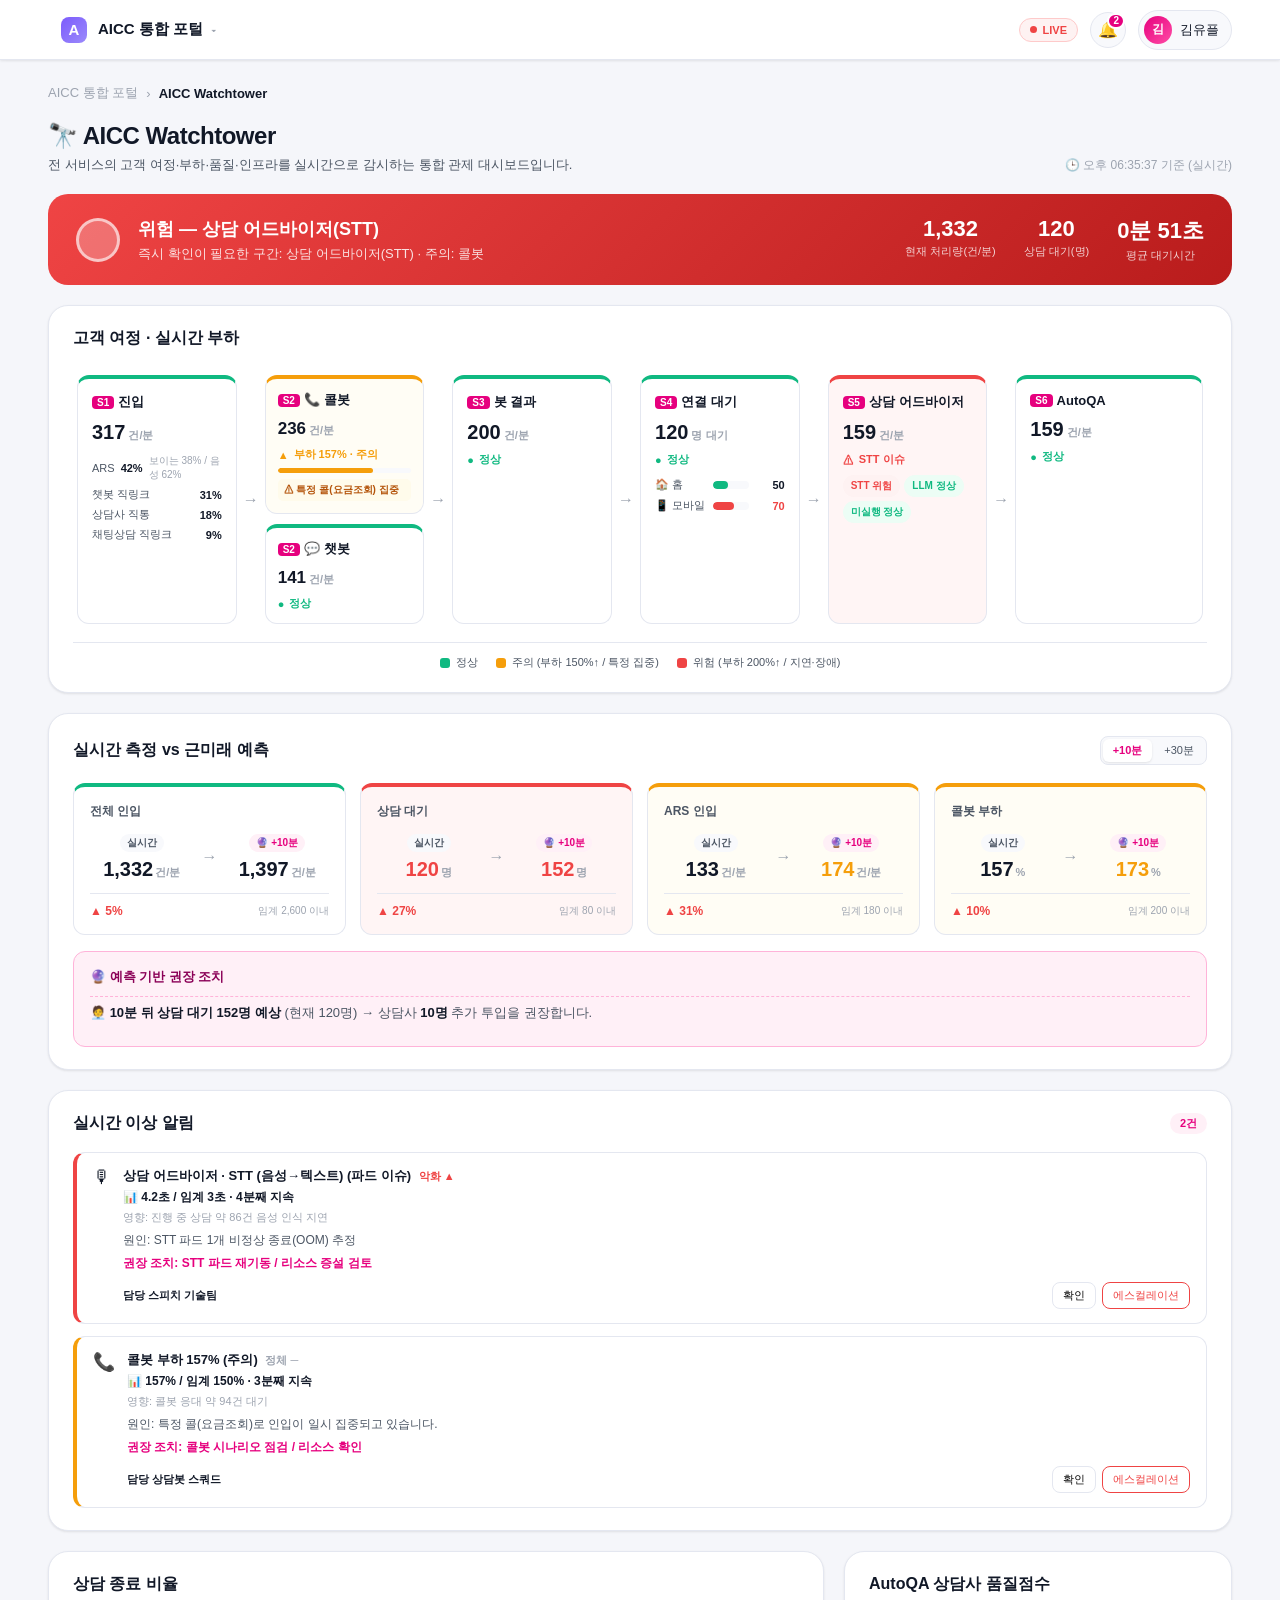
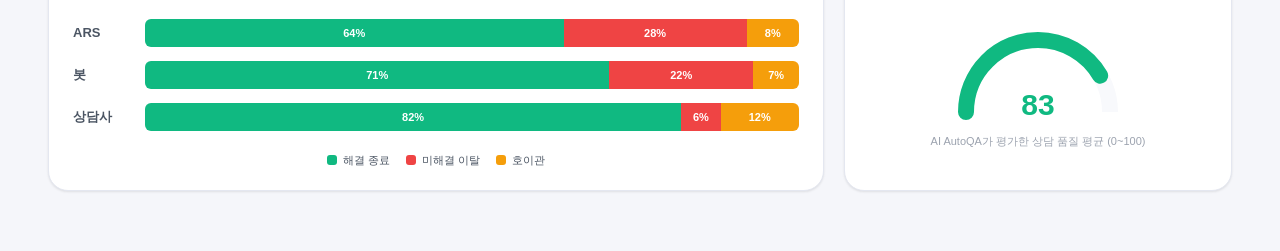
<file: aiccdashboard.html>
<!DOCTYPE html>
<html lang="ko">
<head>
  <meta charset="UTF-8" />
  <meta name="viewport" content="width=device-width, initial-scale=1.0" />
  <title>AICC 통합 포털 · AICC Watchtower</title>
  <link rel="stylesheet" href="funnel.css" />
  <link rel="stylesheet" href="dashboard.css" />
  <script src="gate.js"></script>
</head>
<body>

<!-- GNB -->
<nav class="gnb">
  <div class="gnb-left">
    <div class="service-switcher" id="switcherBtn" onclick="toggleSwitcher()">
      <div class="gnb-logo">
        <span class="logo-mark">A</span><span class="logo-aicc">AICC 통합 포털</span>
      </div>
      <span class="switcher-arrow">▾</span>
      <div class="switcher-dropdown">
        <div class="switcher-item" onclick="location.href='index.html'"><span class="status-dot green"></span> AI 상담어드바이저포털</div>
        <div class="switcher-item"><span class="status-dot green"></span> AI AutoQA</div>
        <div class="switcher-item"><span class="status-dot green"></span> AI V2A</div>
        <div class="switcher-item"><span class="status-dot green"></span> AI 상담봇</div>
        <div class="switcher-item"><span class="status-dot green"></span> 통합 운영관리포털</div>
      </div>
    </div>
  </div>
  <div class="gnb-right">
    <div class="live-badge"><span class="live-dot"></span> LIVE</div>
    <div class="gnb-icon-btn" title="알림"><span class="icon">🔔</span><span class="pulse-badge" id="alertBadge">0</span></div>
    <div class="gnb-profile"><div class="avatar">김</div><span class="profile-name">김유플</span></div>
  </div>
</nav>

<main class="main-content">

  <!-- 브레드크럼 -->
  <nav class="breadcrumb">
    <span class="bc-home" onclick="location.href='index.html'">AICC 통합 포털</span>
    <span class="bc-sep">›</span>
    <span class="bc-current">AICC Watchtower</span>
  </nav>

  <!-- 페이지 헤더 -->
  <header class="page-header">
    <div class="page-title-wrap">
      <h1 class="page-title">🔭 AICC Watchtower</h1>
      <p class="page-sub">전 서비스의 고객 여정·부하·품질·인프라를 실시간으로 감시하는 통합 관제 대시보드입니다.</p>
    </div>
    <div class="page-meta">
      <span class="update-time" id="liveClock">🕒 --:--:--</span>
    </div>
  </header>

  <!-- 1. 전체 시스템 상태 신호등 -->
  <section class="status-banner" id="statusBanner">
    <div class="sb-left">
      <span class="sb-signal" id="sbSignal"></span>
      <div>
        <div class="sb-title" id="sbTitle">시스템 정상 운영 중</div>
        <div class="sb-sub" id="sbSub">모든 서비스가 정상 범위에서 동작하고 있습니다.</div>
      </div>
    </div>
    <div class="sb-right" id="sbMetrics"><!-- JS --></div>
  </section>

  <!-- 2. 고객 여정 · 실시간 부하 -->
  <section class="panel">
    <div class="panel-header">
      <h2 class="panel-title">고객 여정 · 실시간 부하</h2>
    </div>
    <div class="dash-flow" id="dashFlow"><!-- JS --></div>
    <div class="journey-legend">
      <span class="jl-item"><i class="load-dot normal"></i> 정상</span>
      <span class="jl-item"><i class="load-dot warn"></i> 주의 (부하 150%↑ / 특정 집중)</span>
      <span class="jl-item"><i class="load-dot crit"></i> 위험 (부하 200%↑ / 지연·장애)</span>
    </div>
  </section>

  <!-- 2-1. 예측 레인 (Measurement vs Predictive) -->
  <section class="panel forecast-panel">
    <div class="panel-header">
      <h2 class="panel-title">실시간 측정 vs 근미래 예측</h2>
      <div class="seg-control small" id="horizonSeg">
        <button class="seg-btn active" data-h="10">+10분</button>
        <button class="seg-btn" data-h="30">+30분</button>
      </div>
    </div>
    <div class="forecast-grid" id="forecastGrid"><!-- JS --></div>
    <div class="forecast-reco" id="forecastReco"><!-- JS --></div>
  </section>

  <!-- 3. 실시간 이상 알림 (여정 바로 아래) -->
  <section class="panel watch-panel">
    <div class="panel-header">
      <h2 class="panel-title">실시간 이상 알림</h2>
      <span class="insight-count" id="watchCount">0건</span>
    </div>
    <div class="watch-list" id="watchList"><!-- JS --></div>
  </section>

  <!-- 4. 종료 비율 + AutoQA -->
  <section class="quality-row">
    <div class="panel end-panel">
      <div class="panel-header"><h2 class="panel-title">상담 종료 비율</h2></div>
      <div class="end-bars" id="endBars"><!-- JS --></div>
    </div>
    <div class="panel quality-panel">
      <div class="panel-header"><h2 class="panel-title">AutoQA 상담사 품질점수</h2></div>
      <div class="gauge" id="qaGauge"></div>
      <div class="quality-sub">AI AutoQA가 평가한 상담 품질 평균 (0~100)</div>
    </div>
  </section>

</main>

<div class="toast" id="toast"></div>
<script src="dashboard.js"></script>
</body>
</html>
</file>
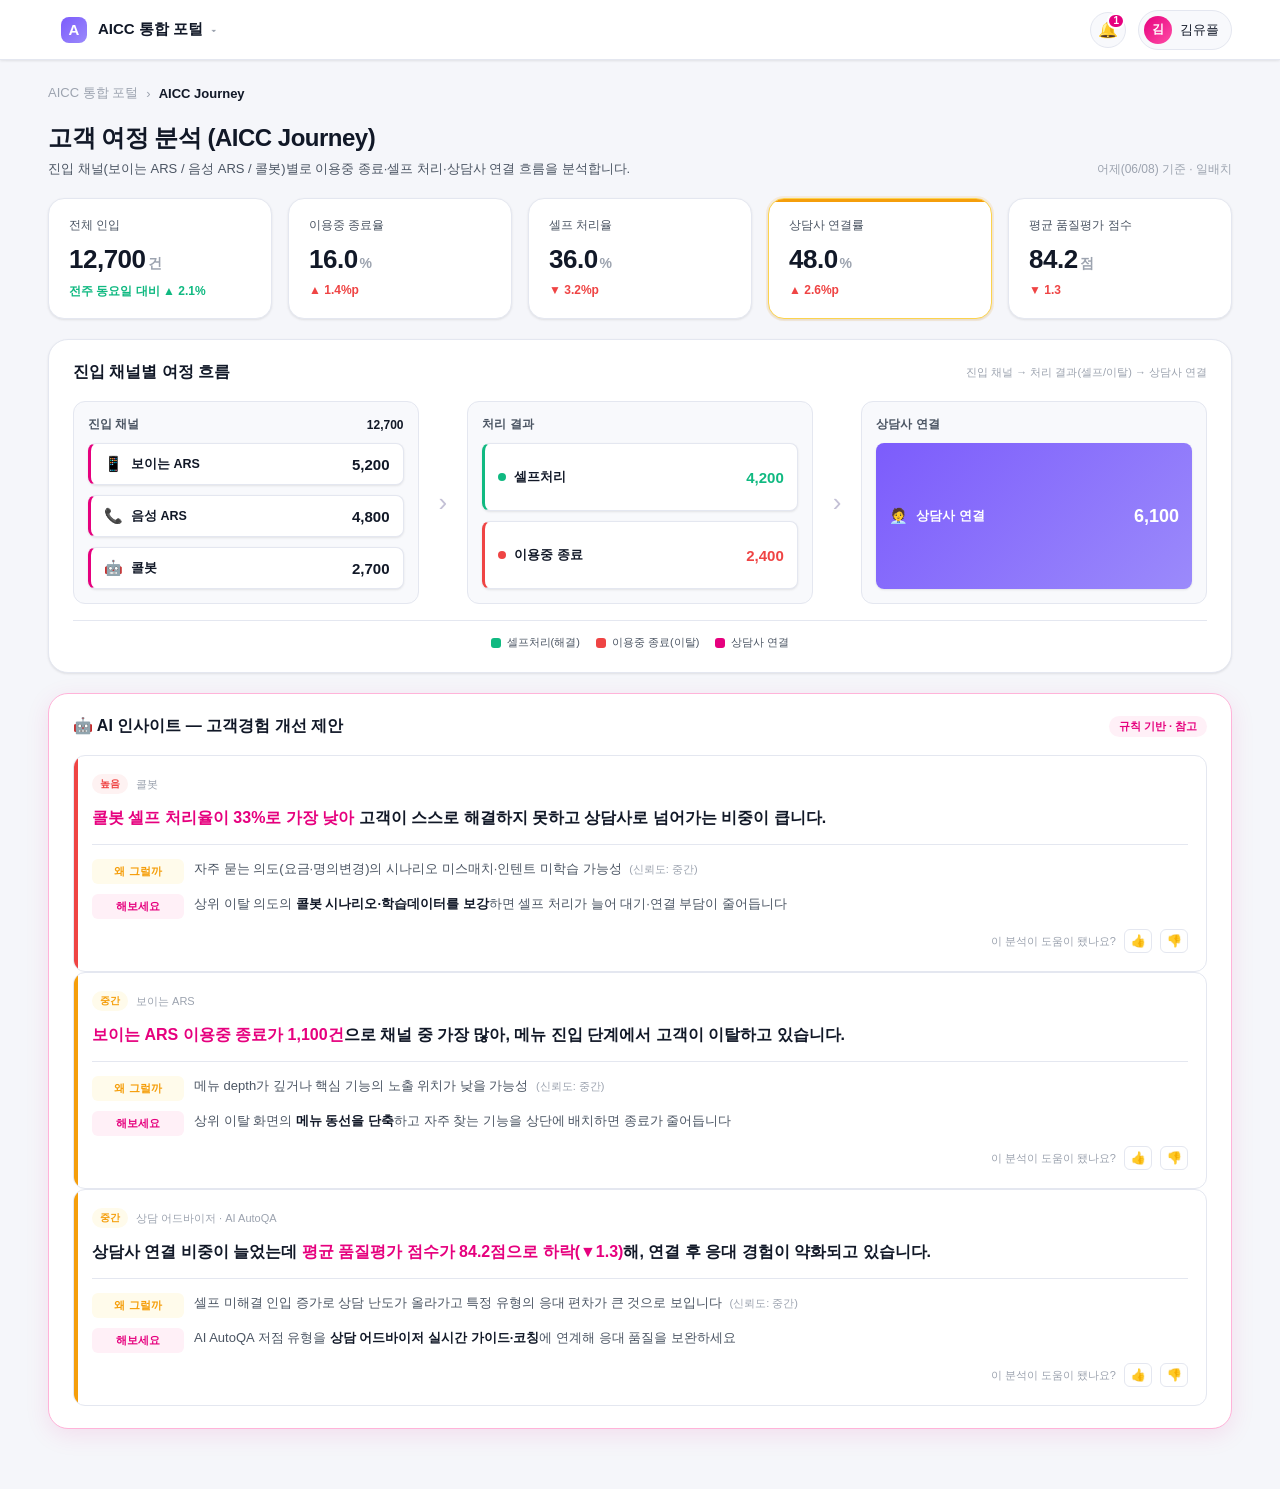
<file: funnel.html>
<!DOCTYPE html>
<html lang="ko">
<head>
  <meta charset="UTF-8" />
  <meta name="viewport" content="width=device-width, initial-scale=1.0" />
  <title>AICC 통합 포털 · AICC Journey</title>
  <link rel="stylesheet" href="funnel.css" />
  <script src="gate.js"></script>
</head>
<body>

<!-- GNB -->
<nav class="gnb">
  <div class="gnb-left">
    <div class="service-switcher" id="switcherBtn" onclick="toggleSwitcher()">
      <div class="gnb-logo">
        <span class="logo-mark">A</span><span class="logo-aicc">AICC 통합 포털</span>
      </div>
      <span class="switcher-arrow">▾</span>
      <div class="switcher-dropdown">
        <div class="switcher-item" onclick="location.href='index.html'"><span class="status-dot green"></span> AI 상담어드바이저포털</div>
        <div class="switcher-item"><span class="status-dot green"></span> AI AutoQA</div>
        <div class="switcher-item"><span class="status-dot green"></span> AI V2A</div>
        <div class="switcher-item"><span class="status-dot green"></span> AI 상담봇</div>
        <div class="switcher-item"><span class="status-dot green"></span> 통합 운영관리포털</div>
      </div>
    </div>
  </div>
  <div class="gnb-right">
    <div class="gnb-icon-btn" title="알림"><span class="icon">🔔</span><span class="pulse-badge">1</span></div>
    <div class="gnb-profile">
      <div class="avatar">김</div>
      <span class="profile-name">김유플</span>
    </div>
  </div>
</nav>

<main class="main-content">

  <!-- 브레드크럼 -->
  <nav class="breadcrumb">
    <span class="bc-home" onclick="location.href='index.html'">AICC 통합 포털</span>
    <span class="bc-sep">›</span>
    <span class="bc-current">AICC Journey</span>
  </nav>

  <!-- 페이지 헤더 -->
  <header class="page-header">
    <div class="page-title-wrap">
      <h1 class="page-title">고객 여정 분석 (AICC Journey)</h1>
      <p class="page-sub">진입 채널(보이는 ARS / 음성 ARS / 콜봇)별로 이용중 종료·셀프 처리·상담사 연결 흐름을 분석합니다.</p>
    </div>
    <div class="page-meta">
      <span class="update-time">어제(06/08) 기준 · 일배치</span>
    </div>
  </header>

  <!-- KPI 행 -->
  <section class="kpi-row">
    <div class="kpi-card"><div class="kpi-label">전체 인입</div><div class="kpi-value">12,700<span class="kpi-unit">건</span></div><div class="kpi-trend up">전주 동요일 대비 ▲ 2.1%</div></div>
    <div class="kpi-card"><div class="kpi-label">이용중 종료율</div><div class="kpi-value">16.0<span class="kpi-unit">%</span></div><div class="kpi-trend up bad">▲ 1.4%p</div></div>
    <div class="kpi-card"><div class="kpi-label">셀프 처리율</div><div class="kpi-value">36.0<span class="kpi-unit">%</span></div><div class="kpi-trend down bad">▼ 3.2%p</div></div>
    <div class="kpi-card alert"><div class="kpi-label">상담사 연결률</div><div class="kpi-value">48.0<span class="kpi-unit">%</span></div><div class="kpi-trend up bad">▲ 2.6%p</div></div>
    <div class="kpi-card"><div class="kpi-label">평균 품질평가 점수</div><div class="kpi-value">84.2<span class="kpi-unit">점</span></div><div class="kpi-trend down bad">▼ 1.3</div></div>
  </section>

  <!-- 채널별 Journey Flow -->
  <section class="panel journey-panel">
    <div class="panel-header">
      <h2 class="panel-title">진입 채널별 여정 흐름</h2>
      <span class="panel-hint">진입 채널 → 처리 결과(셀프/이탈) → 상담사 연결</span>
    </div>
    <div class="jflow">
      <!-- 단계 1: 진입 채널 -->
      <div class="jf-stage">
        <div class="jf-stage-h">진입 채널 <span>12,700</span></div>
        <div class="jf-nodes">
          <div class="jf-node ch"><span class="jf-ico">📱</span><span class="jf-nm">보이는 ARS</span><b>5,200</b></div>
          <div class="jf-node ch"><span class="jf-ico">📞</span><span class="jf-nm">음성 ARS</span><b>4,800</b></div>
          <div class="jf-node ch"><span class="jf-ico">🤖</span><span class="jf-nm">콜봇</span><b>2,700</b></div>
        </div>
      </div>
      <div class="jf-arrow">›</div>
      <!-- 단계 2: 처리 결과 -->
      <div class="jf-stage">
        <div class="jf-stage-h">처리 결과</div>
        <div class="jf-nodes">
          <div class="jf-node self"><span class="jf-dot"></span><span class="jf-nm">셀프처리</span><b>4,200</b></div>
          <div class="jf-node end"><span class="jf-dot"></span><span class="jf-nm">이용중 종료</span><b>2,400</b></div>
        </div>
      </div>
      <div class="jf-arrow">›</div>
      <!-- 단계 3: 상담사 연결 -->
      <div class="jf-stage">
        <div class="jf-stage-h">상담사 연결</div>
        <div class="jf-nodes">
          <div class="jf-node agent"><span class="jf-ico">🧑‍💼</span><span class="jf-nm">상담사 연결</span><b>6,100</b></div>
        </div>
      </div>
    </div>

    <div class="cj-legend">
      <span class="cjl-item"><i class="cjl-dot self"></i> 셀프처리(해결)</span>
      <span class="cjl-item"><i class="cjl-dot end"></i> 이용중 종료(이탈)</span>
      <span class="cjl-item"><i class="cjl-dot agent"></i> 상담사 연결</span>
    </div>
  </section>

  <!-- AI 인사이트 -->
  <section class="panel insight-panel">
    <div class="panel-header">
      <h2 class="panel-title">🤖 AI 인사이트 — 고객경험 개선 제안</h2>
      <span class="insight-count">규칙 기반 · 참고</span>
    </div>

    <div class="insight-card sev-high">
      <div class="ic-head"><span class="ic-severity high">높음</span><span class="ic-topic">콜봇</span></div>
      <div class="ic-fact"><strong>콜봇 셀프 처리율이 33%로 가장 낮아</strong> 고객이 스스로 해결하지 못하고 상담사로 넘어가는 비중이 큽니다.</div>
      <div class="ic-body">
        <div class="ic-row"><span class="ic-key cause">왜 그럴까</span><span class="ic-val">자주 묻는 의도(요금·명의변경)의 시나리오 미스매치·인텐트 미학습 가능성 <span class="ic-confidence">(신뢰도: 중간)</span></span></div>
        <div class="ic-row"><span class="ic-key action">해보세요</span><span class="ic-val">상위 이탈 의도의 <strong>콜봇 시나리오·학습데이터를 보강</strong>하면 셀프 처리가 늘어 대기·연결 부담이 줄어듭니다</span></div>
      </div>
      <div class="ic-feedback"><span class="ic-fb-label">이 분석이 도움이 됐나요?</span><button class="ic-fb-icon">👍</button><button class="ic-fb-icon">👎</button></div>
    </div>

    <div class="insight-card sev-mid">
      <div class="ic-head"><span class="ic-severity mid">중간</span><span class="ic-topic">보이는 ARS</span></div>
      <div class="ic-fact"><strong>보이는 ARS 이용중 종료가 1,100건</strong>으로 채널 중 가장 많아, 메뉴 진입 단계에서 고객이 이탈하고 있습니다.</div>
      <div class="ic-body">
        <div class="ic-row"><span class="ic-key cause">왜 그럴까</span><span class="ic-val">메뉴 depth가 깊거나 핵심 기능의 노출 위치가 낮을 가능성 <span class="ic-confidence">(신뢰도: 중간)</span></span></div>
        <div class="ic-row"><span class="ic-key action">해보세요</span><span class="ic-val">상위 이탈 화면의 <strong>메뉴 동선을 단축</strong>하고 자주 찾는 기능을 상단에 배치하면 종료가 줄어듭니다</span></div>
      </div>
      <div class="ic-feedback"><span class="ic-fb-label">이 분석이 도움이 됐나요?</span><button class="ic-fb-icon">👍</button><button class="ic-fb-icon">👎</button></div>
    </div>

    <div class="insight-card sev-mid">
      <div class="ic-head"><span class="ic-severity mid">중간</span><span class="ic-topic">상담 어드바이저 · AI AutoQA</span></div>
      <div class="ic-fact">상담사 연결 비중이 늘었는데 <strong>평균 품질평가 점수가 84.2점으로 하락(▼1.3)</strong>해, 연결 후 응대 경험이 약화되고 있습니다.</div>
      <div class="ic-body">
        <div class="ic-row"><span class="ic-key cause">왜 그럴까</span><span class="ic-val">셀프 미해결 인입 증가로 상담 난도가 올라가고 특정 유형의 응대 편차가 큰 것으로 보입니다 <span class="ic-confidence">(신뢰도: 중간)</span></span></div>
        <div class="ic-row"><span class="ic-key action">해보세요</span><span class="ic-val">AI AutoQA 저점 유형을 <strong>상담 어드바이저 실시간 가이드·코칭</strong>에 연계해 응대 품질을 보완하세요</span></div>
      </div>
      <div class="ic-feedback"><span class="ic-fb-label">이 분석이 도움이 됐나요?</span><button class="ic-fb-icon">👍</button><button class="ic-fb-icon">👎</button></div>
    </div>
  </section>

</main>

<div class="toast" id="toast"></div>
<script>
  function toggleSwitcher(){ document.getElementById('switcherBtn').classList.toggle('open'); }
  document.addEventListener('click', (e)=>{ const s=document.getElementById('switcherBtn'); if(s && !s.contains(e.target)) s.classList.remove('open'); });
</script>
</body>
</html>
</file>
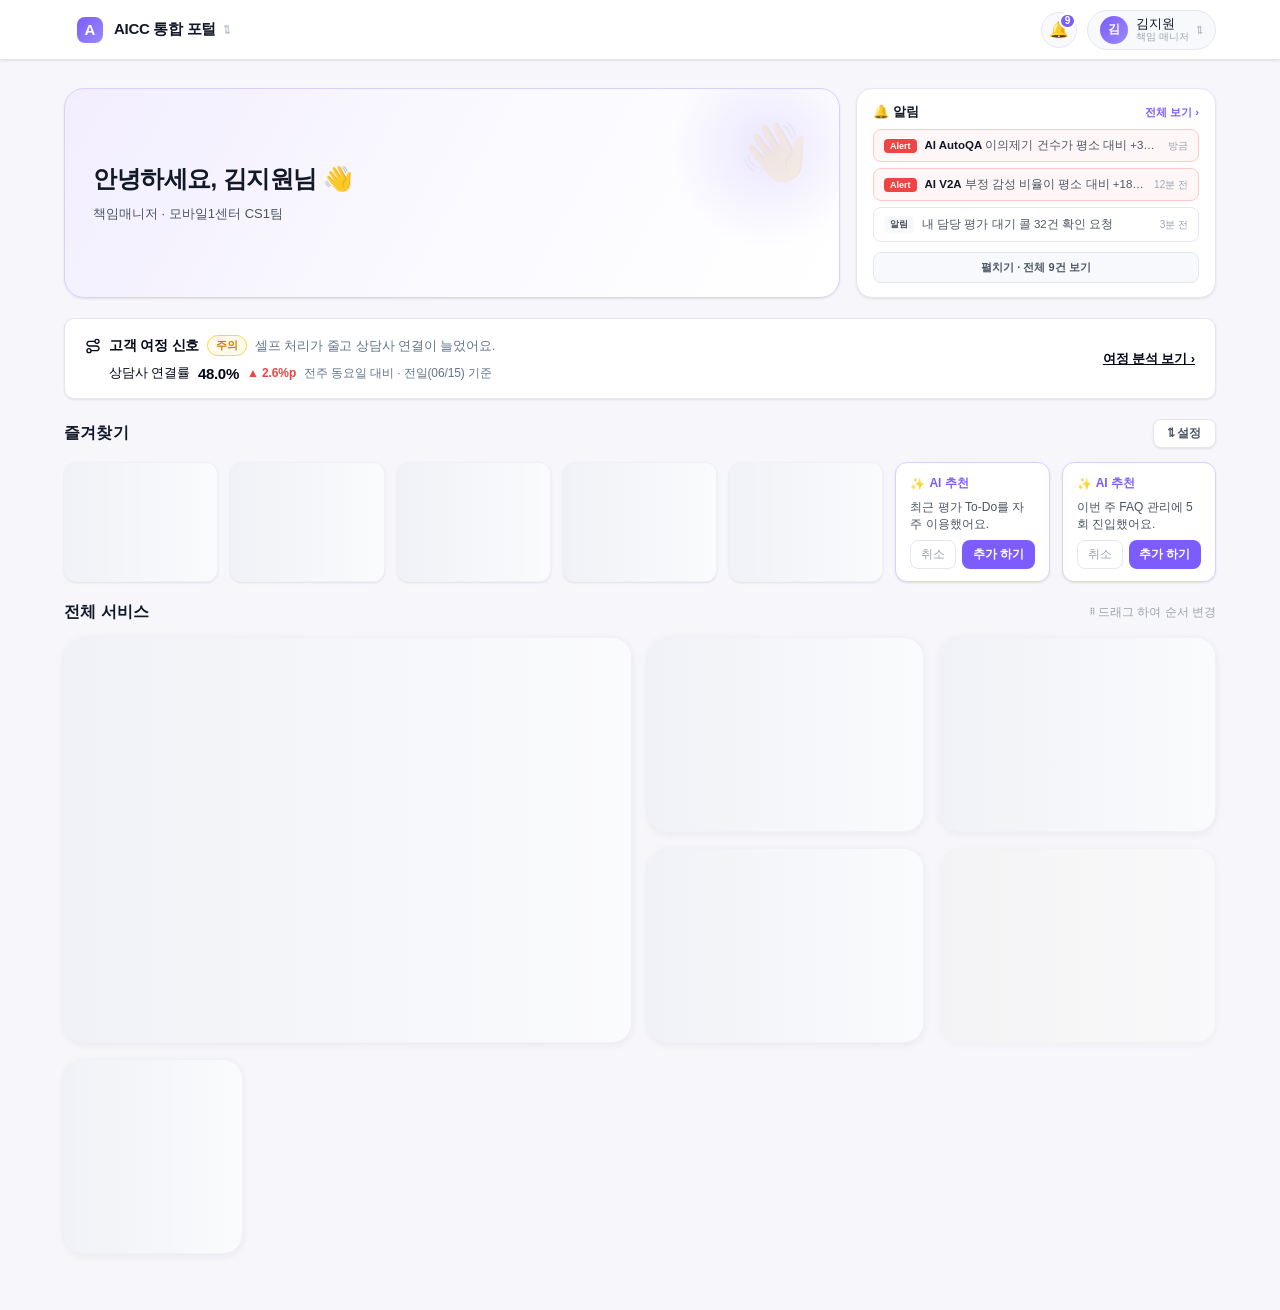
<file: home.html>
<!DOCTYPE html>
<html lang="ko">
<head>
  <meta charset="UTF-8" />
  <meta name="viewport" content="width=device-width, initial-scale=1.0" />
  <title>AICC 통합 포털</title>
  <link rel="stylesheet" href="style.css" />
</head>
<body>

<!-- GNB (고정) -->
<nav class="gnb">
  <div class="gnb-left">
    <div class="service-switcher" id="switcherBtn" onclick="toggleSwitcher()">
      <div class="gnb-logo">
        <span class="logo-mark">A</span><span class="logo-aicc">AICC 통합 포털</span>
      </div>
      <span class="switcher-arrow">⇅</span>
      <div class="switcher-dropdown">
        <div class="switcher-item active"><span class="status-dot green"></span> AI 상담어드바이저포털</div>
        <div class="switcher-item"><span class="status-dot green"></span> AI AutoQA</div>
        <div class="switcher-item"><span class="status-dot green"></span> AI V2A</div>
        <div class="switcher-item"><span class="status-dot green"></span> AI 상담봇</div>
        <div class="switcher-item"><span class="status-dot green"></span> 통합 운영관리포털</div>
      </div>
    </div>
  </div>
  <div class="gnb-right">
    <div class="gnb-icon-btn" title="알림" onclick="showToast('알림 게시판으로 이동합니다.')">
      <span class="icon">🔔</span>
      <span class="pulse-badge">9</span>
    </div>
    <div class="gnb-profile" onclick="toggleProfile()">
      <div class="avatar">김</div>
      <div class="profile-text">
        <span class="profile-name">김지원</span>
        <span class="profile-role-sm">책임 매니저</span>
      </div>
      <span class="profile-arrow">⇅</span>
      <div class="profile-dropdown">
        <div class="profile-info">
          <div class="profile-name-full">김지원</div>
          <div class="profile-role">책임매니저 · 모바일1센터 CS1팀</div>
        </div>
        <hr class="dropdown-divider"/>
        <div class="dropdown-item">설정</div>
        <div class="dropdown-item logout" onclick="showToast('로그아웃 되었습니다.')">로그아웃</div>
      </div>
    </div>
  </div>
</nav>

<!-- 메인 콘텐츠 -->
<main class="main-content">

  <!-- Hero 카드 + 통합 알림 (상단 공통 행) -->
  <div class="hero-row">
    <section class="hero-card">
      <div class="hero-card-main">
        <h1 class="hero-greeting">안녕하세요, 김지원님 👋</h1>
        <p class="hero-sub">책임매니저 · 모바일1센터 CS1팀</p>
      </div>
      <div class="hero-deco"></div>
    </section>

    <!-- 통합 알림 영역 (이상알림 + 서비스 알림) -->
    <aside class="notif-panel">
      <div class="notif-head">
        <span class="notif-title">🔔 알림</span>
        <span class="notif-more" onclick="showToast('알림 게시판으로 이동합니다.')">전체 보기 ›</span>
      </div>
      <div class="notif-list">
        <div class="notif-item alert" onclick="showToast('알림 게시판으로 이동합니다.')">
          <span class="ni-tag alert">Alert</span>
          <span class="ni-text"><strong>AI AutoQA</strong> 이의제기 건수가 평소 대비 +34% 급증</span>
          <span class="ni-time">방금</span>
        </div>
        <div class="notif-item alert" onclick="showToast('알림 게시판으로 이동합니다.')">
          <span class="ni-tag alert">Alert</span>
          <span class="ni-text"><strong>AI V2A</strong> 부정 감성 비율이 평소 대비 +18% 상승</span>
          <span class="ni-time">12분 전</span>
        </div>
        <div class="notif-item" onclick="showToast('알림 게시판으로 이동합니다.')">
          <span class="ni-tag">알림</span>
          <span class="ni-text">내 담당 평가 대기 콜 32건 확인 요청</span>
          <span class="ni-time">3분 전</span>
        </div>
      </div>
      <button class="notif-expand" onclick="showToast('알림 게시판으로 이동합니다.')">펼치기 · 전체 9건 보기</button>
    </aside>
  </div>

  <!-- 고객 여정 신호 (2줄 스트립: 상단=맥락, 하단=수치) -->
  <section class="journey-strip two-line" onclick="location.href='funnel.html'">
    <div class="jstrip-content">
      <div class="jstrip-row-top">
        <svg width="16" height="16" viewBox="0 0 24 24" fill="none"><path d="M9 19C9 20.6569 7.65685 22 6 22C4.34315 22 3 20.6569 3 19C3 17.3431 4.34315 16 6 16C7.65685 16 9 17.3431 9 19ZM9 19H17.5C18.4283 19 19.3185 18.6313 19.9749 17.9749C20.6313 17.3185 21 16.4283 21 15.5C21 14.5717 20.6313 13.6815 19.9749 13.0251C19.3185 12.3687 18.4283 12 17.5 12H6.5C5.57174 12 4.6815 11.6313 4.02513 10.9749C3.36875 10.3185 3 9.42826 3 8.5C3 7.57174 3.36875 6.6815 4.02513 6.02513C4.6815 5.36875 5.57174 5 6.5 5H15M15 5C15 6.65685 16.3431 8 18 8C19.6569 8 21 6.65685 21 5C21 3.34315 19.6569 2 18 2C16.3431 2 15 3.34315 15 5Z" stroke="#020617" stroke-width="2" stroke-linecap="round" stroke-linejoin="round"/></svg>
        <span class="jstrip-title">고객 여정 신호</span>
        <span class="jstrip-badge warn">주의</span>
        <span class="jstrip-insight">셀프 처리가 줄고 상담사 연결이 늘었어요.</span>
      </div>
      <div class="jstrip-row-bottom">
        <span class="jstrip-label">상담사 연결률</span>
        <span class="jstrip-value">48.0%</span>
        <span class="jstrip-trend bad">▲ 2.6%p</span>
        <span class="jstrip-sub">전주 동요일 대비 · 전일(06/15) 기준</span>
      </div>
    </div>
    <div class="jstrip-right">
      <span class="jstrip-link">여정 분석 보기 ›</span>
    </div>
  </section>

  <!-- 즐겨찾기 -->
  <section class="pinned-section">
    <div class="section-header">
      <span class="section-title">즐겨찾기</span>
      <button class="btn-setting" onclick="openFavModal()">⇅ 설정</button>
    </div>
    <div class="pinned-grid" id="pinnedGrid">
      <div class="pinned-card" onclick="location.href='advisor.html'">
        <span class="pinned-icon">🎧</span>
        <div class="pinned-info"><div class="pinned-service">AI 상담어드바이저포털</div><div class="pinned-menu">실시간 상담</div></div>
      </div>
      <div class="pinned-card" onclick="showToast('AI AutoQA › 성과 통계로 이동합니다.')">
        <span class="pinned-icon">✅</span>
        <div class="pinned-info"><div class="pinned-service">AI AutoQA</div><div class="pinned-menu">성과 통계</div></div>
      </div>
      <div class="pinned-card" onclick="showToast('AI V2A › 키워드 분석으로 이동합니다.')">
        <span class="pinned-icon">📊</span>
        <div class="pinned-info"><div class="pinned-service">AI V2A</div><div class="pinned-menu">키워드 분석</div></div>
      </div>
      <div class="pinned-card empty" onclick="openFavModal()"><span class="pinned-add">+</span><span class="empty-text">즐겨찾기 추가</span></div>
      <div class="pinned-card empty" onclick="openFavModal()"><span class="pinned-add">+</span><span class="empty-text">즐겨찾기 추가</span></div>
      <div class="reco-card">
        <div class="reco-head"><span class="reco-spark">✨</span> AI 추천</div>
        <div class="reco-text">최근 평가 To-Do를 자주 이용했어요.</div>
        <div class="reco-btns"><button class="reco-cancel" onclick="dismissReco(this)">취소</button><button class="reco-add" onclick="addReco(this,'평가 To-Do')">추가 하기</button></div>
      </div>
      <div class="reco-card">
        <div class="reco-head"><span class="reco-spark">✨</span> AI 추천</div>
        <div class="reco-text">이번 주 FAQ 관리에 5회 진입했어요.</div>
        <div class="reco-btns"><button class="reco-cancel" onclick="dismissReco(this)">취소</button><button class="reco-add" onclick="addReco(this,'FAQ 관리')">추가 하기</button></div>
      </div>
    </div>
  </section>

  <!-- 전체 서비스 -->
  <section class="bento-section">
    <div class="section-header">
      <span class="section-title">전체 서비스</span>
      <span class="drag-hint">⠿ 드래그 하여 순서 변경</span>
    </div>
    <div class="bento-grid">

      <!-- Large: AI 상담어드바이저포털 -->
      <div class="bento-card large active card-advisor" onclick="location.href='advisor.html'">
        <div class="card-header">
          <div class="card-icon-wrap"><div class="card-icon-bg">🎧</div></div>
          <span class="card-grip">⠿</span>
        </div>
        <div class="card-body">
          <div class="card-title">AI 상담어드바이저포털</div>
          <div class="card-status"><span class="status-dot green"></span><span class="status-text">운영 중</span></div>
          <span class="ai-label">✨ AI 추천</span>
          <div class="card-desc">실시간 상담 가이드와 스크립트를 추천하는 상담사 어시스턴트</div>
          <div class="card-stats">
            <div class="card-stat-item"><div class="card-stat-value">1,284</div><div class="card-stat-label">오늘 상담</div></div>
            <div class="card-stat-item"><div class="card-stat-value">92.4%</div><div class="card-stat-label">AI 가이드 적중률</div></div>
            <div class="card-stat-item"><div class="card-stat-value">187명</div><div class="card-stat-label">실시간 접속 상담사</div></div>
          </div>
        </div>
        <div class="card-footer"><span class="card-go">바로가기 →</span></div>
      </div>

      <!-- Medium: AI AutoQA -->
      <div class="bento-card medium active card-autoqa" onclick="showToast('AI AutoQA로 이동합니다.')">
        <div class="card-header">
          <div class="card-icon-wrap"><div class="card-icon-bg">✅</div></div>
          <span class="card-grip">⠿</span>
        </div>
        <div class="card-body">
          <div class="card-title">AI AutoQA</div>
          <div class="card-status"><span class="status-dot green"></span><span class="status-text">운영 중</span></div>
          <div class="card-desc">AI 자동 평가·코칭과 성과 통계로 상담 품질을 관리</div>
        </div>
      </div>

      <!-- Medium: AI V2A -->
      <div class="bento-card medium active card-insight" onclick="showToast('AI V2A로 이동합니다.')">
        <div class="card-header">
          <div class="card-icon-wrap"><div class="card-icon-bg">📊</div></div>
          <span class="card-grip">⠿</span>
        </div>
        <div class="card-body">
          <div class="card-title">AI V2A</div>
          <div class="card-status"><span class="status-dot green"></span><span class="status-text">운영 중</span></div>
          <div class="card-desc">대화 키워드·감성·이슈 트렌드 분석 및 리포팅</div>
        </div>
      </div>

      <!-- Medium: AI 상담봇 -->
      <div class="bento-card medium active card-bot" onclick="showToast('AI 상담봇으로 이동합니다.')">
        <div class="card-header">
          <div class="card-icon-wrap"><div class="card-icon-bg">🤖</div></div>
          <span class="card-grip">⠿</span>
        </div>
        <div class="card-body">
          <div class="card-title">AI 상담봇</div>
          <div class="card-status"><span class="status-dot green"></span><span class="status-text">운영 중</span></div>
          <div class="card-desc">콜봇·챗봇 시나리오 관리 및 운영</div>
        </div>
      </div>

      <!-- Medium: ARS 서비스 (권한 없음 · disabled) -->
      <div class="bento-card medium disabled-card card-ars" onclick="openPermModal('ARS 서비스')">
        <span class="lock-overlay">🔒</span>
        <div class="card-header">
          <div class="card-icon-wrap"><div class="card-icon-bg">📞</div></div>
        </div>
        <div class="card-body">
          <div class="card-title">ARS 서비스</div>
          <div class="card-status"><span class="status-dot gray"></span><span class="status-text">권한 없음</span></div>
          <div class="card-desc">보이는 ARS·음성 ARS 운영 현황</div>
        </div>
      </div>

      <!-- Small: 통합 운영관리포털 -->
      <div class="bento-card small active card-ops" onclick="showToast('통합 운영관리포털로 이동합니다.')">
        <div class="card-header">
          <div class="card-icon-wrap"><div class="card-icon-bg">⚙️</div></div>
        </div>
        <div class="card-body">
          <div class="card-title">통합 운영관리포털</div>
          <div class="card-status"><span class="status-dot green"></span><span class="status-text">운영 중</span></div>
        </div>
      </div>

    </div>
  </section>
</main>

<!-- 즐겨찾기 설정 모달 -->
<div class="modal-overlay" id="favModal" onclick="closeFavModal(event)">
  <div class="modal">
    <div class="modal-header">
      <h2 class="modal-title">즐겨찾기 설정</h2>
    </div>
    <p class="modal-desc">자주 쓰는 서비스 메뉴를 화면에 고정합니다. <span id="favCount">(2/5)</span></p>
    <div class="fav-slots" id="favSlots">
      <div class="fav-slot">
        <span class="fav-num">1</span>
        <select class="fav-select"><option>AI 상담어드바이저포털</option><option>AI AutoQA</option><option>AI V2A</option><option>AI 상담봇</option><option>통합 운영관리포털</option></select>
        <select class="fav-select"><option>실시간 상담</option><option>대시보드</option><option>모니터링</option></select>
        <button class="fav-del" onclick="removeFavSlot(this)">🗑</button>
      </div>
      <div class="fav-slot">
        <span class="fav-num">2</span>
        <select class="fav-select"><option>통합 운영관리포털</option><option>AI 상담어드바이저포털</option><option>AI AutoQA</option><option>AI V2A</option><option>AI 상담봇</option></select>
        <select class="fav-select placeholder"><option>메뉴 선택</option><option>주간 리포트</option><option>월간 리포트</option></select>
        <button class="fav-del" onclick="removeFavSlot(this)">🗑</button>
      </div>
    </div>
    <button class="fav-add-btn" onclick="addFavSlot()">+ 즐겨찾기 추가</button>
    <div class="modal-footer">
      <button class="btn-cancel" onclick="closeFavModalDirect()">취소</button>
      <button class="btn-save" onclick="saveFav()">배정</button>
    </div>
  </div>
</div>

<!-- 권한 안내 Modal -->
<div class="modal-overlay" id="permModal" onclick="closePermModal(event)">
  <div class="modal perm-modal">
    <div class="perm-icon">🔒</div>
    <h2 class="perm-title">사용 권한 필요</h2>
    <p class="perm-desc"><strong id="permService">서비스</strong> 접근 권한이 없습니다.<br/>관리자에게 요청하세요.</p>
    <div class="perm-btns">
      <button class="btn-cancel" onclick="closePermModalDirect()">닫기</button>
      <button class="btn-save" onclick="requestPerm()">관리자에게 요청</button>
    </div>
  </div>
</div>

<div class="toast" id="toast"></div>
<script src="script.js"></script>
</body>
</html>
</file>
<file: style.css>
/* ===== RESET & BASE ===== */
*, *::before, *::after { box-sizing: border-box; margin: 0; padding: 0; }

:root {
  /* 브랜드 — 퍼플 (AICC 통합 콘솔) */
  --uplus-magenta: #7C5CFC;
  --uplus-magenta-light: #9B8AFB;
  --uplus-magenta-pale: #F2EEFF;
  --uplus-magenta-border: #D9D0FB;

  /* Hero 그라디언트 (미사용 — 평문 헤더로 대체) */
  --hero-from: #9B8AFB;
  --hero-to: #7C5CFC;

  /* 사용자 액센트 */
  --user-color: #6D4DF0;
  --user-light: #EFEAFE;

  /* 기본 UI */
  --bg: #F5F6FA;
  --bg-card: #FFFFFF;
  --bg-subtle: #F8F9FC;
  --border: #E4E7F0;
  --border-hover: #C8CEDE;

  /* 텍스트 */
  --text-primary: #111827;
  --text-secondary: #4B5563;
  --text-muted: #9CA3AF;

  /* 액센트 (서비스 카드용) */
  --accent: #4F6EF7;
  --accent-light: #EEF1FE;
  --accent-hover: #3B5BDB;

  /* 상태 컬러 */
  --green: #10B981;
  --green-light: #ECFDF5;
  --yellow: #F59E0B;
  --yellow-light: #FFFBEB;
  --red: #EF4444;
  --red-light: #FEF2F2;
  --blue: #3B82F6;
  --blue-light: #EFF6FF;
  --purple: #8B5CF6;
  --purple-light: #F5F3FF;
  --gray: #9CA3AF;

  --gnb-height: 60px;
  --radius-xl: 20px;
  --radius-lg: 16px;
  --radius-md: 12px;
  --radius-sm: 8px;
  --shadow-sm: 0 1px 3px rgba(0,0,0,0.06), 0 1px 2px rgba(0,0,0,0.04);
  --shadow: 0 4px 16px rgba(0,0,0,0.08), 0 1px 4px rgba(0,0,0,0.04);
  --shadow-hover: 0 12px 32px rgba(230,0,126,0.12), 0 4px 12px rgba(0,0,0,0.08);
  --shadow-card: 0 2px 8px rgba(0,0,0,0.06);
}

body {
  font-family: 'Pretendard', 'Apple SD Gothic Neo', 'Noto Sans KR', sans-serif;
  background: var(--bg);
  min-height: 100vh;
  color: var(--text-primary);
}

/* ===== ANOMALY BANNER ===== */
.anomaly-banner {
  display: flex; align-items: center; gap: 10px;
  background: #fff5f5; border-bottom: 1px solid #fecaca;
  padding: 10px 64px; font-size: 13px;
  position: sticky; top: 0; z-index: 200;
  width: 100%;
}
.anomaly-icon { font-size: 15px; }
.anomaly-text { flex: 1; color: #b91c1c; }
.anomaly-link { color: var(--red); text-decoration: underline; font-weight: 600; white-space: nowrap; }
.anomaly-close {
  background: none; border: none; color: #9ca3af;
  cursor: pointer; font-size: 14px; padding: 2px 6px;
  border-radius: 4px; transition: color 0.2s;
}
.anomaly-close:hover { color: var(--text-primary); }

/* ===== GNB ===== */
.gnb {
  height: var(--gnb-height);
  display: flex; align-items: center; justify-content: space-between;
  padding: 0 64px;
  background: #fff; border-bottom: 1px solid var(--border);
  position: sticky; top: 0; z-index: 100;
  box-shadow: var(--shadow-sm);
  width: 100%;
}
.gnb-left { display: flex; align-items: center; gap: 20px; }
.gnb-logo { display: flex; align-items: center; gap: 3px; }
.logo-uplus { font-size: 18px; font-weight: 900; color: var(--uplus-magenta); letter-spacing: -0.5px; }
.logo-aicc  { font-size: 16px; font-weight: 700; color: var(--text-primary); letter-spacing: -0.3px; }

/* Service Switcher (로고 = 스위처) */
.service-switcher {
  position: relative; display: flex; align-items: center; gap: 8px;
  padding: 6px 12px; background: transparent;
  border: 1px solid transparent; border-radius: var(--radius-sm);
  cursor: pointer; transition: all 0.2s; user-select: none;
}
.service-switcher:hover { background: var(--uplus-magenta-pale); border-color: var(--uplus-magenta-border); }
.service-switcher.open { background: var(--uplus-magenta-pale); border-color: var(--uplus-magenta-border); }
.switcher-arrow { font-size: 11px; color: var(--text-muted); transition: transform 0.2s; }
.service-switcher.open .switcher-arrow { transform: rotate(180deg); }
.switcher-dropdown {
  display: none; position: absolute; top: calc(100% + 8px); left: 0;
  min-width: 240px; background: #fff;
  border: 1px solid var(--border); border-radius: var(--radius-md);
  box-shadow: var(--shadow); overflow: hidden; z-index: 300;
}
.service-switcher.open .switcher-dropdown { display: block; }
.switcher-item {
  display: flex; align-items: center; gap: 10px;
  padding: 11px 16px; font-size: 13px;
  color: var(--text-secondary); cursor: pointer; transition: background 0.15s;
}
.switcher-item:hover { background: var(--bg-subtle); color: var(--text-primary); }
.switcher-item.active { color: var(--uplus-magenta); font-weight: 600; background: var(--uplus-magenta-pale); }
.switcher-badge.warning { margin-left: auto; color: var(--yellow); font-size: 13px; }

/* GNB Right */
.gnb-right { display: flex; align-items: center; gap: 10px; }
.gnb-icon-btn {
  position: relative; width: 36px; height: 36px;
  display: flex; align-items: center; justify-content: center;
  background: var(--bg-subtle); border: 1px solid var(--border);
  border-radius: 50%; cursor: pointer; transition: all 0.2s;
}
.gnb-icon-btn:hover { background: var(--uplus-magenta-pale); border-color: var(--uplus-magenta); }
.icon { font-size: 16px; }

/* Profile */
.gnb-profile {
  position: relative; display: flex; align-items: center; gap: 8px;
  padding: 5px 12px 5px 5px;
  background: var(--bg-subtle); border: 1px solid var(--border);
  border-radius: 20px; cursor: pointer; transition: all 0.2s; user-select: none;
}
.gnb-profile:hover { background: var(--uplus-magenta-pale); border-color: var(--uplus-magenta); }
.avatar {
  width: 28px; height: 28px;
  background: linear-gradient(135deg, var(--uplus-magenta), #FF4DA6);
  border-radius: 50%;
  display: flex; align-items: center; justify-content: center;
  font-size: 12px; font-weight: 700; color: white;
}
.profile-name { font-size: 13px; font-weight: 500; color: var(--text-primary); }
.profile-arrow { font-size: 10px; color: var(--text-muted); transition: transform 0.2s; }
.gnb-profile.open .profile-arrow { transform: rotate(180deg); }
.profile-dropdown {
  display: none; position: absolute; top: calc(100% + 8px); right: 0;
  min-width: 200px; background: #fff;
  border: 1px solid var(--border); border-radius: var(--radius-md);
  box-shadow: var(--shadow); overflow: hidden; z-index: 300;
}
.gnb-profile.open .profile-dropdown { display: block; }
.profile-info { padding: 14px 16px; }
.profile-name-full { font-size: 14px; font-weight: 600; }
.profile-role { font-size: 12px; color: var(--text-muted); margin-top: 3px; }
.dropdown-divider { border: none; border-top: 1px solid var(--border); }
.dropdown-item {
  padding: 11px 16px; font-size: 13px;
  color: var(--text-secondary); cursor: pointer; transition: background 0.15s;
}
.dropdown-item:hover { background: var(--bg-subtle); color: var(--text-primary); }
.dropdown-item.logout { color: var(--red); }

/* Pulse Badge */
.pulse-badge {
  position: absolute; top: 0; right: 0;
  min-width: 16px; height: 16px;
  background: var(--uplus-magenta); border-radius: 8px;
  font-size: 10px; font-weight: 700; color: white;
  display: flex; align-items: center; justify-content: center;
  padding: 0 4px; border: 2px solid #fff;
  animation: pulse 2s infinite;
}
@keyframes pulse {
  0%,100% { box-shadow: 0 0 0 0 rgba(230,0,126,0.5); }
  50% { box-shadow: 0 0 0 5px rgba(230,0,126,0); }
}

/* Status Dot */
.status-dot { width: 7px; height: 7px; border-radius: 50%; display: inline-block; flex-shrink: 0; }
.status-dot.green { background: var(--green); box-shadow: 0 0 0 2px rgba(16,185,129,0.2); }
.status-dot.gray  { background: var(--gray); }

/* ===== MAIN CONTENT ===== */
.main-content {
  width: 100%;
  max-width: 100%;
  padding: 28px 64px 56px;
  display: flex;
  flex-direction: column;
  gap: 20px;
  box-sizing: border-box;
}

/* 모든 직계 자식 섹션이 콘텐츠 너비를 꽉 채우도록 */
.main-content > section,
.main-content > .hero {
  width: 100%;
  box-sizing: border-box;
}

/* ===== HERO ===== */
.hero {
  display: flex; align-items: center; justify-content: space-between;
  background: linear-gradient(135deg, var(--hero-from) 0%, var(--hero-to) 100%);
  border-radius: var(--radius-xl);
  padding: 28px 36px;
  box-shadow: 0 6px 24px rgba(244,114,182,0.25);
  color: white; position: relative; overflow: hidden;
  width: 100%;
}
.hero::before {
  content: ''; position: absolute; top: -70px; right: -50px;
  width: 300px; height: 300px;
  background: rgba(255,255,255,0.07); border-radius: 50%;
}
.hero::after {
  content: ''; position: absolute; bottom: -90px; right: 140px;
  width: 220px; height: 220px;
  background: rgba(255,255,255,0.04); border-radius: 50%;
}
.hero-left { position: relative; z-index: 1; }
.hero-greeting { font-size: 26px; font-weight: 700; letter-spacing: -0.5px; margin-bottom: 10px; color: white; }
.hero-meta { display: flex; align-items: center; gap: 10px; margin-bottom: 14px; }
.role-badge {
  background: rgba(255,255,255,0.2); border: 1px solid rgba(255,255,255,0.35);
  color: white; font-size: 12px; font-weight: 600; padding: 3px 10px; border-radius: 20px;
}
.center-name { font-size: 13px; color: rgba(255,255,255,0.75); }

/* 긴급 알림 배너 — Hero 하단 (조건부) */
.hero-critical {
  display: inline-flex; align-items: center; gap: 6px;
  margin-top: 6px; padding: 8px 14px;
  background: rgba(255,255,255,0.16);
  border: 1px solid rgba(255,255,255,0.3);
  border-radius: var(--radius-sm);
  font-size: 13px; color: white; cursor: pointer;
  transition: background 0.2s;
}
.hero-critical:hover { background: rgba(255,255,255,0.26); }
.hero-critical strong { font-weight: 700; }
.hero-critical-go { font-size: 12px; opacity: 0.85; margin-left: 4px; }

.hero-right { display: flex; gap: 16px; position: relative; z-index: 1; flex-shrink: 0; }
.hero-stat {
  text-align: center;
  background: rgba(255,255,255,0.13); border: 1px solid rgba(255,255,255,0.22);
  border-radius: var(--radius-md); padding: 16px 28px; min-width: 110px;
  backdrop-filter: blur(8px);
}
.stat-label { font-size: 11px; color: rgba(255,255,255,0.7); margin-bottom: 6px; }
.stat-value { font-size: 22px; font-weight: 700; color: white; }
.warning-text { color: #fde68a; }

/* ===== SECTION HEADER ===== */
.section-header {
  display: flex; align-items: center; justify-content: space-between;
  margin-bottom: 14px;
  width: 100%;
}
.section-title { font-size: 14px; font-weight: 600; color: var(--text-secondary); letter-spacing: 0.2px; }
.btn-setting {
  background: white; border: 1px solid var(--border);
  color: var(--text-secondary); font-size: 12px;
  padding: 5px 14px; border-radius: var(--radius-sm);
  cursor: pointer; transition: all 0.2s; box-shadow: var(--shadow-sm);
}
.btn-setting:hover { background: var(--uplus-magenta-pale); border-color: var(--uplus-magenta); color: var(--uplus-magenta); }

/* ===== 자주 찾는 메뉴 (Pinned) ===== */
/* 5개 카드가 항상 한 줄에 꽉 차도록 */
.pinned-section,
.bento-section {
  width: 100%;
  display: flex;
  flex-direction: column;
}

.pinned-grid {
  display: grid;
  grid-template-columns: repeat(5, 1fr);
  gap: 12px;
  width: 100%;
}
.pinned-card {
  display: flex; align-items: center; gap: 10px;
  background: white; border: 1px solid var(--border);
  border-radius: var(--radius-md); padding: 12px 16px;
  cursor: pointer; transition: all 0.2s;
  box-shadow: var(--shadow-sm);
  min-width: 0; /* grid 내 overflow 방지 */
}
.pinned-card:hover {
  background: var(--uplus-magenta-pale); border-color: var(--uplus-magenta);
  transform: translateY(-2px); box-shadow: 0 6px 20px rgba(230,0,126,0.12);
}
.pinned-card.empty {
  border: 1.5px dashed var(--border); background: var(--bg-subtle);
}
.pinned-card.empty:hover { border-color: var(--uplus-magenta); background: var(--uplus-magenta-pale); }
.pinned-icon { font-size: 20px; flex-shrink: 0; }
.pinned-add  { font-size: 18px; color: var(--text-muted); flex-shrink: 0; }
.pinned-info { min-width: 0; flex: 1; }
.pinned-service { font-size: 11px; color: var(--text-muted); white-space: nowrap; overflow: hidden; text-overflow: ellipsis; }
.pinned-menu    { font-size: 13px; font-weight: 600; color: var(--text-primary); white-space: nowrap; overflow: hidden; text-overflow: ellipsis; }
.empty-text     { color: var(--text-muted); font-weight: 400; }

/* AI 추천 넛지 */
.nudge-card {
  display: flex; align-items: center; gap: 10px; margin-top: 10px;
  background: var(--uplus-magenta-pale); border: 1px solid var(--uplus-magenta-border);
  border-radius: var(--radius-md); padding: 12px 16px;
  font-size: 13px; animation: fadeIn 0.4s ease;
  width: 100%;
}
.nudge-icon { font-size: 16px; }
.nudge-text { flex: 1; color: #8B0057; }
.btn-nudge-accept {
  background: var(--uplus-magenta); border: none; color: white;
  font-size: 12px; font-weight: 600; padding: 5px 14px;
  border-radius: var(--radius-sm); cursor: pointer; transition: background 0.2s;
}
.btn-nudge-accept:hover { background: var(--hero-from); }
.btn-nudge-reject {
  background: white; border: 1px solid var(--border);
  color: var(--text-muted); font-size: 12px; padding: 5px 12px;
  border-radius: var(--radius-sm); cursor: pointer; transition: all 0.2s;
}
.btn-nudge-reject:hover { color: var(--text-primary); border-color: var(--border-hover); }

/* ===== BENTO GRID ===== */
/* 창 너비에 꽉 차도록, 행 높이는 vw 기반으로 비율 유지 */
.bento-grid {
  display: grid;
  grid-template-columns: repeat(12, 1fr);
  grid-auto-rows: 195px;
  gap: 16px;
  width: 100%;
}

/* Large: 6열 2행 — 상담 어드바이저 */
.bento-card.large  { grid-column: span 6; grid-row: span 2; }
/* Medium: 3열 1행 — AutoQA, Insight */
.bento-card.medium { grid-column: span 3; grid-row: span 1; }
/* Wide: 6열 1행 — AI 상담봇 (2행 우측 채움) */
.bento-card.wide   { grid-column: span 6; grid-row: span 1; }
/* Ops: 12열 1행 — 운영관리포털 (3행 전체) */
.bento-card.ops    { grid-column: span 12; grid-row: span 1; }

.bento-card {
  position: relative;
  background: white; border: 1px solid var(--border);
  border-radius: var(--radius-xl); padding: 20px;
  box-shadow: var(--shadow-card);
  cursor: pointer;
  transition: all 0.28s cubic-bezier(0.4,0,0.2,1);
  overflow: hidden;
  display: flex; flex-direction: column;
}

/* 상단 컬러 액센트 라인 */
.bento-card::before {
  content: ''; position: absolute; top: 0; left: 0; right: 0; height: 3px;
  background: linear-gradient(90deg, var(--card-color-a), var(--card-color-b));
  border-radius: var(--radius-xl) var(--radius-xl) 0 0;
  opacity: 0; transition: opacity 0.25s;
}
.bento-card.active:hover::before { opacity: 1; }
.bento-card.active:hover {
  transform: translateY(-5px);
  box-shadow: var(--shadow-hover);
  border-color: var(--border-hover);
  overflow: visible;
}

/* 서비스별 컬러 */
.card-advisor { --card-color-a: #E6007E; --card-color-b: #FF4DA6; }
.card-autoqa  { --card-color-a: #10b981; --card-color-b: #059669; }
.card-insight { --card-color-a: #f59e0b; --card-color-b: #d97706; }
.card-bot     { --card-color-a: #8b5cf6; --card-color-b: #6d28d9; }
.card-ops     { --card-color-a: #3b82f6; --card-color-b: #1d4ed8; }
.card-ars     { --card-color-a: #06b6d4; --card-color-b: #0891b2; }
.card-coming  { --card-color-a: #9ca3af; --card-color-b: #6b7280; }

/* 준비중 */
.bento-card.coming-soon {
  background: var(--bg-subtle); filter: grayscale(60%); opacity: 0.65; cursor: not-allowed;
}
.bento-card.coming-soon:hover { transform: none; box-shadow: var(--shadow-card); }

/* WARNING 카드 */
.bento-card.warning-card {
  border-color: #fcd34d;
  box-shadow: 0 0 0 3px rgba(245,158,11,0.1), var(--shadow-card);
}
.bento-card.warning-card:hover { box-shadow: 0 0 0 3px rgba(245,158,11,0.15), var(--shadow-hover); }

/* 카드 내부 */
.card-header {
  display: flex; align-items: flex-start; justify-content: space-between; margin-bottom: 14px;
}
.card-icon-wrap { position: relative; display: inline-flex; }
.card-icon-bg {
  width: 44px; height: 44px; border-radius: var(--radius-md);
  display: flex; align-items: center; justify-content: center; font-size: 22px;
}
.bento-card.large .card-icon-bg { width: 56px; height: 56px; font-size: 28px; border-radius: var(--radius-lg); }

.card-advisor .card-icon-bg { background: linear-gradient(135deg,#FFE0F2,#FFB3D9); }
.card-autoqa  .card-icon-bg { background: linear-gradient(135deg,#ecfdf5,#d1fae5); }
.card-insight .card-icon-bg { background: linear-gradient(135deg,#fffbeb,#fef3c7); }
.card-bot     .card-icon-bg { background: linear-gradient(135deg,#f5f3ff,#ede9fe); }
.card-ops     .card-icon-bg { background: linear-gradient(135deg,#eff6ff,#dbeafe); }
.card-ars     .card-icon-bg { background: linear-gradient(135deg,#ecfeff,#cffafe); }
.card-coming  .card-icon-bg { background: var(--bg-subtle); }

.card-status { display: flex; align-items: center; gap: 5px; }
.status-text { font-size: 11px; color: var(--text-muted); }

.card-body { flex: 1; }
.card-title { font-size: 15px; font-weight: 700; color: var(--text-primary); margin-bottom: 6px; }
.bento-card.large .card-title { font-size: 20px; margin-bottom: 10px; }
.card-desc {
  font-size: 12px; color: var(--text-secondary); line-height: 1.65;
  display: -webkit-box; -webkit-line-clamp: 2; -webkit-box-orient: vertical; overflow: hidden;
}
.bento-card.large .card-desc { font-size: 13px; -webkit-line-clamp: 3; }

/* Large 카드 통계 */
.card-stats { display: flex; gap: 12px; margin-top: 14px; }
.card-stat-item {
  background: var(--bg-subtle); border-radius: var(--radius-sm);
  padding: 8px 12px; text-align: center; flex: 1;
}
.card-stat-label { font-size: 10px; color: var(--text-muted); margin-bottom: 3px; }
.card-stat-value { font-size: 15px; font-weight: 700; color: var(--text-primary); }

/* 카드 하단 */
.card-footer {
  display: flex; align-items: center; justify-content: space-between;
  margin-top: auto; padding-top: 12px; border-top: 1px solid var(--border);
}
.ai-label {
  font-size: 11px; color: var(--uplus-magenta);
  background: var(--uplus-magenta-pale); padding: 3px 8px;
  border-radius: 20px; font-weight: 500;
}
.warning-label { color: var(--yellow); background: var(--yellow-light); }

/* 이상 징후 Badge (카드 footer) */
.anomaly-badge {
  font-size: 11px; font-weight: 600; color: var(--yellow);
  background: var(--yellow-light);
  border: 1px solid #fcd34d;
  padding: 3px 8px; border-radius: 20px;
}

/* 섹션 타이틀 AI 추천 chip */
.ai-chip {
  font-size: 11px; color: var(--uplus-magenta); font-weight: 500;
  margin-left: 6px; background: var(--uplus-magenta-pale);
  padding: 2px 8px; border-radius: 20px;
}

/* Warning overlay */
.warning-overlay { position: absolute; top: 16px; right: 56px; font-size: 16px; opacity: 0.85; }

/* Hover Tooltip */
.card-tooltip {
  display: none; position: absolute; bottom: calc(100% + 10px); left: 50%;
  transform: translateX(-50%);
  background: var(--text-primary); color: white;
  border-radius: var(--radius-md); padding: 12px 16px;
  font-size: 12px; line-height: 1.7; white-space: nowrap;
  box-shadow: 0 8px 24px rgba(0,0,0,0.25); z-index: 400; pointer-events: none;
}
.card-tooltip::after {
  content: ''; position: absolute; top: 100%; left: 50%; transform: translateX(-50%);
  border: 6px solid transparent; border-top-color: var(--text-primary);
}
.bento-card.active:hover { z-index: 100; }
.bento-card.active:hover .card-tooltip { display: block; animation: tooltipFade 0.18s ease; }
@keyframes tooltipFade {
  from { opacity: 0; transform: translateX(-50%) translateY(4px); }
  to   { opacity: 1; transform: translateX(-50%) translateY(0); }
}

/* 상단 행 카드: 툴팁을 카드 아래쪽에 표시 (상단 잘림 방지) */
.bento-card.tooltip-below .card-tooltip {
  bottom: auto; top: calc(100% + 10px);
}
.bento-card.tooltip-below .card-tooltip::after {
  top: auto; bottom: 100%;
  border-top-color: transparent; border-bottom-color: var(--text-primary);
}

/* ===== MODAL ===== */
.modal-overlay {
  display: none; position: fixed; inset: 0;
  background: rgba(0,0,0,0.35); backdrop-filter: blur(4px);
  z-index: 500; align-items: center; justify-content: center;
}
.modal-overlay.open { display: flex; }
.modal {
  background: white; border: 1px solid var(--border);
  border-radius: var(--radius-xl); padding: 28px;
  width: 500px; max-width: 95vw;
  box-shadow: 0 24px 64px rgba(0,0,0,0.15);
  animation: slideUp 0.25s ease;
}
@keyframes slideUp {
  from { opacity: 0; transform: translateY(20px); }
  to   { opacity: 1; transform: translateY(0); }
}
.modal-header { display: flex; align-items: center; justify-content: space-between; margin-bottom: 6px; }
.modal-title { font-size: 18px; font-weight: 700; }
.modal-close {
  background: var(--bg-subtle); border: 1px solid var(--border);
  color: var(--text-muted); font-size: 14px;
  cursor: pointer; padding: 4px 10px; border-radius: var(--radius-sm); transition: all 0.2s;
}
.modal-close:hover { background: var(--red-light); color: var(--red); border-color: #fca5a5; }
.modal-desc { font-size: 13px; color: var(--text-secondary); margin-bottom: 20px; }
.modal-list { display: flex; flex-direction: column; gap: 10px; margin-bottom: 24px; }
.modal-service-item {
  display: flex; align-items: center; justify-content: space-between; gap: 12px;
  padding: 12px 14px; background: var(--bg-subtle);
  border: 1px solid var(--border); border-radius: var(--radius-md); transition: border-color 0.2s;
}
.modal-service-item:has(input:checked) { border-color: var(--uplus-magenta); background: var(--uplus-magenta-pale); }
.modal-checkbox-label {
  display: flex; align-items: center; gap: 8px;
  font-size: 13px; cursor: pointer; flex: 1;
}
.modal-checkbox-label input[type="checkbox"] { width: 16px; height: 16px; accent-color: var(--uplus-magenta); cursor: pointer; }
.modal-menu-select {
  background: white; border: 1px solid var(--border);
  color: var(--text-secondary); font-size: 12px;
  padding: 5px 10px; border-radius: var(--radius-sm);
  cursor: pointer; outline: none; min-width: 150px; transition: border-color 0.2s;
}
.modal-menu-select:focus { border-color: var(--uplus-magenta); }
.modal-menu-select:disabled { opacity: 0.35; cursor: not-allowed; background: var(--bg-subtle); }
.modal-footer { display: flex; align-items: center; justify-content: space-between; }
.fav-count { font-size: 12px; color: var(--text-secondary); }
.modal-btns { display: flex; gap: 10px; }
.btn-cancel {
  background: white; border: 1px solid var(--border);
  color: var(--text-secondary); font-size: 13px;
  padding: 8px 20px; border-radius: var(--radius-sm); cursor: pointer; transition: all 0.2s;
}
.btn-cancel:hover { background: var(--bg-subtle); }
.btn-save {
  background: var(--uplus-magenta); border: none; color: white;
  font-size: 13px; font-weight: 600; padding: 8px 24px;
  border-radius: var(--radius-sm); cursor: pointer; transition: background 0.2s;
}
.btn-save:hover { background: var(--hero-from); }

/* ===== TOAST ===== */
.toast {
  position: fixed; bottom: 28px; right: 28px;
  background: var(--text-primary); color: white;
  border-radius: var(--radius-md); padding: 13px 20px;
  font-size: 13px; box-shadow: var(--shadow);
  opacity: 0; transform: translateY(10px);
  transition: all 0.3s ease; pointer-events: none;
  z-index: 1000; max-width: 320px;
}
.toast.show { opacity: 1; transform: translateY(0); }

/* ===== ANIMATIONS ===== */
@keyframes fadeIn {
  from { opacity: 0; transform: translateY(6px); }
  to   { opacity: 1; transform: translateY(0); }
}

/* ===== SKELETON ===== */
.skeleton {
  position: relative; overflow: hidden;
  color: transparent !important; background: #f0f2f7 !important;
  border-color: transparent !important; pointer-events: none;
}
.skeleton * { visibility: hidden !important; }
.skeleton::after {
  content: ''; position: absolute; inset: 0;
  background: linear-gradient(90deg, transparent 0%, rgba(255,255,255,0.7) 50%, transparent 100%);
  background-size: 200% 100%; animation: shimmer 1.2s infinite;
}
@keyframes shimmer {
  0%   { background-position: -200% 0; }
  100% { background-position:  200% 0; }
}

/* ===== 비밀번호 게이트 ===== */
#gate-overlay {
  position: fixed; inset: 0; z-index: 9999;
  display: flex; align-items: center; justify-content: center;
  background: linear-gradient(135deg, #F472B6 0%, #DB2777 100%);
}
#gate-overlay .gate-card {
  background: #fff; border-radius: 20px;
  padding: 40px 36px; width: 360px; max-width: 90vw;
  box-shadow: 0 24px 64px rgba(0,0,0,0.25); text-align: center;
  animation: fadeIn 0.3s ease;
}
#gate-overlay .gate-logo { margin-bottom: 18px; }
#gate-overlay .gate-uplus { font-size: 24px; font-weight: 900; color: #E6007E; }
#gate-overlay .gate-title { font-size: 20px; font-weight: 700; color: #111827; margin-left: 3px; }
#gate-overlay .gate-desc { font-size: 13px; color: #4B5563; margin-bottom: 24px; }
#gate-overlay #gate-form { display: flex; flex-direction: column; gap: 10px; }
#gate-overlay #gate-input {
  width: 100%; padding: 12px 14px; font-size: 14px;
  border: 1px solid #E4E7F0; border-radius: 10px; outline: none;
  transition: border-color 0.2s;
}
#gate-overlay #gate-input:focus { border-color: #E6007E; }
#gate-overlay #gate-form button {
  width: 100%; padding: 12px; font-size: 14px; font-weight: 600;
  background: #E6007E; color: #fff; border: none; border-radius: 10px;
  cursor: pointer; transition: background 0.2s;
}
#gate-overlay #gate-form button:hover { background: #C2006A; }
#gate-overlay .gate-error { font-size: 12px; color: #EF4444; margin-top: 12px; min-height: 16px; }

/* ===== Funnel 요약 (고객 여정) ===== */
.funnel-section { width: 100%; margin-bottom: 24px; }
.funnel-updated { font-size: 11px; color: var(--text-muted); }
.funnel-card {
  background: #fff; border: 1px solid var(--border);
  border-radius: var(--radius-lg); padding: 20px 24px;
  box-shadow: var(--shadow-sm);
}
.funnel-metrics {
  display: grid; grid-template-columns: 1.4fr 1fr 1fr; gap: 20px;
  padding-bottom: 18px; border-bottom: 1px solid var(--border);
}
.funnel-metric { display: flex; flex-direction: column; gap: 6px; }
.funnel-metric.headline { border-right: 1px solid var(--border); padding-right: 20px; }
.fm-label { font-size: 12px; color: var(--text-secondary); }
.fm-approx { color: var(--text-muted); font-weight: 400; }
.fm-value { font-size: 28px; font-weight: 800; letter-spacing: -0.5px; color: var(--text-primary); }
.fm-value.warn { color: var(--yellow); }
.fm-unit { font-size: 15px; font-weight: 700; margin-left: 1px; }
.fm-trend { font-size: 12px; font-weight: 700; margin-left: 6px; vertical-align: middle; }
.fm-trend.up { color: var(--green); }
.fm-trend.down { color: var(--red); }
.fm-trend.up.bad, .fm-trend.down.bad { color: var(--red); }
.fm-sub { font-size: 11px; color: var(--text-muted); }
.funnel-insight {
  display: flex; align-items: center; gap: 10px; margin-top: 16px;
  background: var(--bg-subtle); border-radius: var(--radius-md); padding: 12px 16px;
}
.fi-icon { font-size: 16px; flex-shrink: 0; }
.fi-text { flex: 1; font-size: 13px; color: var(--text-secondary); }
.fi-text strong { color: var(--text-primary); }
.fi-label {
  flex-shrink: 0; font-size: 10px; font-weight: 700; color: var(--text-muted);
  background: #fff; border: 1px solid var(--border); border-radius: 20px; padding: 3px 10px;
}

/* ===== Bento Small 카드 (가장 작게) ===== */
.bento-card.small { grid-column: span 2; grid-row: span 1; padding: 16px; }
.bento-card.small .card-title { font-size: 13px; margin-bottom: 0; }
.bento-card.small .card-header { margin-bottom: 10px; }
.bento-card.small .card-icon-bg { width: 36px; height: 36px; font-size: 18px; }

/* ===== Disabled 서비스 카드 (권한 없음) ===== */
.bento-card.disabled-card {
  position: relative; filter: grayscale(85%); opacity: 0.62;
  background: var(--bg-subtle); cursor: pointer;
}
.bento-card.disabled-card::before { display: none; }
.bento-card.disabled-card:hover { transform: none; box-shadow: var(--shadow-card); border-color: var(--border); opacity: 0.78; }
.bento-card.disabled-card .lock-overlay {
  position: absolute; top: 14px; right: 16px; font-size: 16px; opacity: 0.7; z-index: 2;
}
.ai-label.disabled-label { color: var(--text-muted); background: #eceef3; }

/* ===== 권한 안내 Modal ===== */
.perm-modal { width: 380px; text-align: center; }
.perm-icon { font-size: 36px; margin-bottom: 10px; }
.perm-title { font-size: 18px; font-weight: 700; margin-bottom: 12px; }
.perm-desc { font-size: 13px; color: var(--text-secondary); line-height: 1.7; margin-bottom: 24px; }
.perm-desc strong { color: var(--text-primary); font-weight: 700; }
.perm-btns { display: flex; gap: 10px; justify-content: center; }

/* ===== 고객 여정 — 최소 신호 다이제스트 카드 ===== */
.digest-card {
  display: flex; align-items: center; justify-content: flex-start; gap: 24px;
  background: #fff; border: 1px solid var(--border); border-radius: var(--radius-lg);
  padding: 16px 20px; box-shadow: var(--shadow-sm); cursor: pointer; transition: all 0.2s;
}
.digest-card:hover { border-color: var(--uplus-magenta); box-shadow: var(--shadow); }
.digest-left { min-width: 0; }
.dg-label { font-size: 12px; color: var(--text-secondary); font-weight: 600; }
.dg-sub { font-size: 10px; color: var(--text-muted); font-weight: 500; margin-left: 4px; }
.dg-value { font-size: 26px; font-weight: 800; color: var(--text-primary); margin-top: 4px; display: flex; align-items: baseline; gap: 8px; flex-wrap: wrap; }
.dg-value small { font-size: 14px; font-weight: 700; margin-left: 1px; }
.dg-trend { font-size: 13px; font-weight: 700; }
.dg-trend.down { color: var(--red); }
.dg-trend.up { color: var(--green); }
.dg-flag { font-size: 11px; font-weight: 700; padding: 3px 10px; border-radius: 20px; }
.dg-flag.warn { color: #b45309; background: var(--yellow-light); border: 1px solid #fcd34d; }
.digest-insight { font-size: 12px; color: var(--text-secondary); margin-top: 10px; line-height: 1.5; }
.digest-insight .fi-icon { margin-right: 2px; }
.digest-insight .fi-label { font-size: 10px; color: var(--text-muted); background: var(--bg-subtle); border: 1px solid var(--border); border-radius: 20px; padding: 2px 8px; margin-left: 4px; white-space: nowrap; }
.digest-link { flex-shrink: 0; font-size: 12px; font-weight: 700; color: var(--uplus-magenta); white-space: nowrap; text-decoration: underline; }
.cj { display: flex; align-items: stretch; gap: 10px; }
.cj-lanes { flex: 1; display: flex; flex-direction: column; gap: 10px; min-width: 0; }
.cj-lane { display: flex; align-items: center; gap: 6px; }
.cj-node {
  flex: 1; min-width: 0; background: #fff; border: 1px solid var(--border);
  border-top: 3px solid var(--uplus-magenta); border-radius: var(--radius-md); padding: 10px 12px;
}
.cj-node-h { display: flex; align-items: baseline; justify-content: space-between; gap: 6px; }
.cj-name { font-size: 12px; font-weight: 700; color: var(--text-primary); white-space: nowrap; }
.cj-val { font-size: 14px; font-weight: 800; color: var(--text-primary); }
.cj-exits { display: flex; flex-wrap: wrap; gap: 4px; margin-top: 8px; }
.cj-exit {
  font-size: 10px; font-weight: 600; padding: 2px 7px; border-radius: 20px; white-space: nowrap;
  color: var(--red); background: var(--red-light); border: 1px solid #fecaca;
}
.cj-exit.self { color: var(--green); background: var(--green-light); border-color: #a7f3d0; }
.cj-arrow { color: var(--uplus-magenta); font-size: 15px; font-weight: 700; flex-shrink: 0; }
.cj-mid { flex: 1; min-width: 0; display: flex; align-items: center; }
.cj-line { flex: 1; height: 2px; background: repeating-linear-gradient(90deg, var(--border) 0 6px, transparent 6px 10px); }
.cj-merge { flex-shrink: 0; display: flex; align-items: center; }
.cj-node.agent {
  border: 1px solid var(--uplus-magenta-border); border-top: 3px solid var(--uplus-magenta);
  background: var(--uplus-magenta-pale); text-align: center; min-width: 120px; padding: 14px 16px;
}
.cj-node.agent .cj-name { display: block; }
.cj-val.big { font-size: 22px; display: block; margin-top: 4px; color: var(--uplus-magenta); }
.cj-merge-sub { font-size: 10px; color: var(--text-muted); margin-top: 4px; }

@media (max-width: 760px) {
  .cj { flex-direction: column; }
  .cj-merge { justify-content: center; }
}

/* ===================== 리디자인 v2 (AICC 통합 콘솔) ===================== */
body { background: #F7F7FB; }

/* GNB 로고 마크 */
.logo-mark {
  width: 26px; height: 26px; border-radius: 8px; display: inline-flex; align-items: center; justify-content: center;
  background: linear-gradient(135deg, #7C5CFC, #9B8AFB); color: #fff; font-weight: 900; font-size: 15px; margin-right: 8px;
}
.logo-aicc { font-size: 15px; font-weight: 800; color: var(--text-primary); }
.gnb-logo { display: flex; align-items: center; }
.service-switcher .switcher-arrow { font-size: 12px; }

/* 프로필 (이름 + 역할 2줄) */
.gnb-profile { padding: 5px 12px; }
.avatar { background: linear-gradient(135deg, #7C5CFC, #9B8AFB) !important; }
.profile-text { display: flex; flex-direction: column; line-height: 1.2; }
.profile-role-sm { font-size: 10px; color: var(--text-muted); }
.profile-arrow { font-size: 11px; }

/* Hero 평문 */
.hero-plain { padding: 8px 0 4px; }
.hero-plain .hero-greeting { font-size: 26px; font-weight: 800; color: var(--text-primary); letter-spacing: -0.5px; }
.hero-plain .hero-sub { font-size: 13px; color: var(--text-secondary); margin-top: 8px; }

/* 마지막 알림 배너 */
.last-alert {
  display: flex; align-items: center; gap: 10px; width: 100%;
  background: #fff; border: 1px solid #fde2c8; border-left: 4px solid var(--yellow);
  border-radius: var(--radius-md); padding: 12px 18px; cursor: pointer; transition: box-shadow .2s;
}
.last-alert:hover { box-shadow: var(--shadow-sm); }
.la-icon { font-size: 14px; }
.la-text { flex: 1; font-size: 13px; color: var(--text-secondary); }
.la-text strong { color: var(--text-primary); font-weight: 700; margin-right: 4px; }
.la-time { font-size: 12px; color: var(--text-muted); white-space: nowrap; }
.la-go { color: var(--uplus-magenta); font-weight: 700; margin-left: 4px; }

/* 섹션 타이틀 굵게 */
.section-title { font-size: 16px; font-weight: 800; color: var(--text-primary); }
.drag-hint { font-size: 12px; color: var(--text-muted); }
.btn-setting { font-weight: 600; }

/* 즐겨찾기 grid: 7열(슬롯5 + 추천2) */
.pinned-grid { grid-template-columns: repeat(7, 1fr); gap: 12px; }
.pinned-card.empty { flex-direction: column; gap: 4px; justify-content: center; min-height: 92px; border: 1.5px dashed #d7d9e3; color: var(--text-muted); }
.pinned-card.empty .pinned-add { font-size: 20px; }
.pinned-card.empty .empty-text { font-size: 12px; }

/* AI 추천 카드 */
.reco-card {
  display: flex; flex-direction: column; gap: 7px; min-height: 92px;
  background: #fff; border: 1px solid var(--uplus-magenta-border); border-radius: var(--radius-md);
  padding: 12px 14px; box-shadow: var(--shadow-sm);
}
.reco-head { font-size: 12px; font-weight: 800; color: var(--uplus-magenta); display: flex; align-items: center; gap: 4px; }
.reco-text { font-size: 12px; color: var(--text-secondary); flex: 1; line-height: 1.4; }
.reco-btns { display: flex; gap: 6px; }
.reco-cancel { flex: 0 0 auto; background: #fff; border: 1px solid var(--border); color: var(--text-muted); font-size: 12px; padding: 5px 10px; border-radius: var(--radius-sm); cursor: pointer; }
.reco-add { flex: 1; background: var(--uplus-magenta); border: none; color: #fff; font-size: 12px; font-weight: 700; padding: 5px 10px; border-radius: var(--radius-sm); cursor: pointer; }
.reco-add:hover { background: #6D4DF0; }

/* Status dot 추가 색 */
.status-dot.yellow { background: var(--yellow); box-shadow: 0 0 0 2px rgba(245,158,11,0.2); }

/* ===== Bento 카드 리디자인 ===== */
.bento-card.wide6 { grid-column: span 6; grid-row: span 1; }
.bento-card.third { grid-column: span 4; grid-row: span 1; }
.card-advisor { --card-color-a: #7C5CFC; --card-color-b: #9B8AFB; }
.card-advisor .card-icon-bg { background: linear-gradient(135deg,#F2EEFF,#E3DCFD); }

.card-header { align-items: flex-start; }
.card-grip { color: #c5c8d4; font-size: 14px; cursor: grab; }
.card-head-right { display: flex; align-items: center; gap: 8px; }
.card-body { display: flex; flex-direction: column; gap: 7px; }
.card-title-row { display: flex; align-items: center; gap: 8px; }
.bento-card .card-status { margin: 0; }
.bento-card .ai-label { align-self: flex-start; }
.card-desc { margin-top: 2px; }
.card-go { font-size: 12px; font-weight: 700; color: var(--uplus-magenta); margin-left: auto; }
.card-footer { border-top: none; padding-top: 6px; }

/* Large 카드 통계 — 값 위 / 라벨 아래 */
.card-stats { gap: 28px; margin-top: 16px; }
.card-stat-item { background: none; padding: 0; text-align: left; flex: 0 0 auto; }
.card-stat-value { font-size: 24px; font-weight: 800; }
.card-stat-label { font-size: 11px; color: var(--text-muted); margin-top: 4px; }

/* 이상 징후/주의 */
.bento-card.anomaly { border: 1px solid #fca5a5; box-shadow: 0 0 0 2px rgba(239,68,68,0.06), var(--shadow-card); }
.bento-card.anomaly:hover { box-shadow: 0 0 0 2px rgba(239,68,68,0.12), var(--shadow-hover); }
.anomaly-badge { font-size: 11px; font-weight: 700; color: var(--red); background: #fef2f2; border: 1px solid #fecaca; padding: 3px 9px; border-radius: 20px; }
.warn-badge { font-size: 11px; font-weight: 700; color: var(--yellow); background: var(--yellow-light); border: 1px solid #fcd34d; padding: 3px 9px; border-radius: 20px; }
.card-insight-red { font-size: 12px; font-weight: 600; color: var(--red); margin-top: 2px; line-height: 1.45; }
.card-insight-red strong { font-weight: 800; }

/* ===== 즐겨찾기 설정 모달 (번호 슬롯) ===== */
.modal-header { margin-bottom: 4px; }
.fav-slots { display: flex; flex-direction: column; gap: 12px; margin: 18px 0 14px; }
.fav-slot { display: flex; align-items: center; gap: 10px; }
.fav-num { width: 18px; flex-shrink: 0; text-align: center; font-size: 14px; font-weight: 700; color: var(--text-secondary); }
.fav-select { flex: 1; min-width: 0; background: #fff; border: 1px solid var(--border); border-radius: var(--radius-sm); padding: 10px 12px; font-size: 13px; color: var(--text-primary); cursor: pointer; outline: none; }
.fav-select:focus { border-color: var(--uplus-magenta); }
.fav-select.placeholder { color: var(--text-muted); }
.fav-del { flex-shrink: 0; width: 40px; height: 40px; background: #fff; border: 1px solid var(--border); border-radius: var(--radius-sm); cursor: pointer; font-size: 15px; transition: all .15s; }
.fav-del:hover { background: var(--red-light); border-color: #fca5a5; }
.fav-add-btn { width: 100%; background: #fff; border: 1px solid var(--border); border-radius: var(--radius-sm); padding: 12px; font-size: 13px; font-weight: 600; color: var(--text-secondary); cursor: pointer; transition: all .15s; }
.fav-add-btn:hover { border-color: var(--uplus-magenta); color: var(--uplus-magenta); background: var(--uplus-magenta-pale); }
.modal-footer { justify-content: flex-end; gap: 10px; }
.btn-save { background: var(--uplus-magenta-light); }
.btn-save:hover { background: var(--uplus-magenta); }

/* Toast 체크 */
.toast::before { content: "✔"; color: #34d399; font-weight: 800; margin-right: 8px; }

/* ===== 통합 알림 영역 ===== */
.noti-section { width: 100%; }
.noti-list { display: flex; flex-direction: column; gap: 8px; }
.noti-item {
  display: flex; align-items: center; gap: 12px;
  background: #fff; border: 1px solid var(--border); border-radius: var(--radius-md);
  padding: 12px 16px; cursor: pointer; transition: all .15s;
}
.noti-item:hover { border-color: var(--uplus-magenta); box-shadow: var(--shadow-sm); }
.noti-item.alert { border-left: 4px solid var(--red); background: #fffafa; }
.noti-type { flex-shrink: 0; font-size: 11px; font-weight: 700; padding: 3px 10px; border-radius: 20px; color: var(--text-muted); background: var(--bg-subtle); border: 1px solid var(--border); }
.noti-type.alert { color: var(--red); background: #fef2f2; border-color: #fecaca; }
.noti-body { flex: 1; font-size: 13px; color: var(--text-secondary); line-height: 1.4; }
.noti-body strong { color: var(--text-primary); font-weight: 700; }
.noti-red { color: var(--red); font-weight: 800; }
.noti-time { flex-shrink: 0; font-size: 11px; color: var(--text-muted); }
.noti-more {
  width: 100%; margin-top: 8px; background: #fff; border: 1px solid var(--border);
  border-radius: var(--radius-sm); padding: 9px; font-size: 12px; font-weight: 600;
  color: var(--text-secondary); cursor: pointer; transition: all .15s;
}
.noti-more:hover { border-color: var(--uplus-magenta); color: var(--uplus-magenta); background: var(--uplus-magenta-pale); }
.noti-more-cnt { color: var(--uplus-magenta); font-weight: 700; }

/* ===== Hero + 알림 한 행 ===== */
.hero-row { display: flex; align-items: stretch; gap: 16px; width: 100%; }
.hero-row .hero-plain { flex: 1; min-width: 0; display: flex; flex-direction: column; justify-content: center; }

/* 통합 알림 영역 (Hero 우측, 가로폭 축소) */
.notif-panel {
  flex: 0 0 360px; max-width: 360px; background: #fff; border: 1px solid var(--border);
  border-radius: var(--radius-lg); padding: 14px 16px; box-shadow: var(--shadow-sm);
  display: flex; flex-direction: column; gap: 8px;
}
.notif-head { display: flex; align-items: center; justify-content: space-between; }
.notif-title { font-size: 13px; font-weight: 800; color: var(--text-primary); }
.notif-more { font-size: 11px; font-weight: 700; color: var(--uplus-magenta); cursor: pointer; }
.notif-list { display: flex; flex-direction: column; gap: 6px; }
.notif-item {
  display: flex; align-items: center; gap: 8px; padding: 8px 10px;
  border: 1px solid var(--border); border-radius: var(--radius-sm); cursor: pointer; transition: background .15s;
}
.notif-item:hover { background: var(--bg-subtle); }
.notif-item.alert { border-color: #fecaca; background: #fff7f7; }
.ni-tag { flex-shrink: 0; font-size: 9px; font-weight: 800; padding: 2px 6px; border-radius: 4px; color: var(--text-secondary); background: var(--bg-subtle); }
.ni-tag.alert { color: #fff; background: var(--red); }
.ni-text { flex: 1; min-width: 0; font-size: 11.5px; color: var(--text-secondary); overflow: hidden; text-overflow: ellipsis; white-space: nowrap; }
.ni-text strong { color: var(--text-primary); font-weight: 700; }
.ni-time { flex-shrink: 0; font-size: 10px; color: var(--text-muted); }
.notif-expand { margin-top: 2px; width: 100%; background: var(--bg-subtle); border: 1px solid var(--border); border-radius: var(--radius-sm); padding: 7px; font-size: 11px; font-weight: 600; color: var(--text-secondary); cursor: pointer; }
.notif-expand:hover { background: #fff; border-color: var(--uplus-magenta); color: var(--uplus-magenta); }

@media (max-width: 900px) {
  .hero-row { flex-direction: column; }
  .notif-panel { flex-basis: auto; max-width: none; }
}

/* ===== Hero 카드 (사용자 식별 영역) ===== */
.hero-card {
  position: relative; width: 100%; overflow: hidden;
  background: linear-gradient(120deg, #F2EEFF 0%, #FBFAFF 55%, #fff 100%);
  border: 1px solid var(--uplus-magenta-border); border-radius: var(--radius-xl);
  padding: 24px 28px; box-shadow: var(--shadow-sm);
}
.hero-card .hero-greeting { font-size: 24px; font-weight: 800; color: var(--text-primary); letter-spacing: -0.5px; }
.hero-card .hero-sub { font-size: 13px; color: var(--text-secondary); margin-top: 7px; }
.hero-card-chips { display: flex; gap: 8px; margin-top: 14px; position: relative; z-index: 1; }
.hero-chip { font-size: 11px; font-weight: 700; color: var(--uplus-magenta); background: #fff; border: 1px solid var(--uplus-magenta-border); border-radius: 20px; padding: 4px 12px; }
.hero-deco { position: absolute; top: -40px; right: -30px; width: 200px; height: 200px; border-radius: 50%; background: radial-gradient(circle, rgba(124,92,252,0.14), transparent 70%); }
.hero-deco::after { content: "👋"; position: absolute; top: 70px; right: 60px; font-size: 56px; opacity: 0.12; }

/* ===== 활동 지표 행 (알림 + 여정 진입) ===== */
.action-row { display: flex; align-items: stretch; gap: 16px; width: 100%; }
.action-row .notif-panel { flex: 1 1 0; max-width: none; }
.digest-block { flex: 1 1 0; min-width: 0; display: flex; flex-direction: column; gap: 10px; }
.digest-head { display: flex; align-items: center; justify-content: space-between; }
.digest-block .digest-card { flex: 1; }
@media (max-width: 900px) { .action-row { flex-direction: column; } }

/* ===== 즐겨찾기 가로 reflow (AI 추천 취소 시 슬롯이 늘어나 꽉 채움) ===== */
.pinned-grid { display: flex !important; flex-wrap: wrap; gap: 12px; }
.pinned-grid > .pinned-card,
.pinned-grid > .reco-card { flex: 1 1 150px; min-width: 150px; }

/* ===== Hero 행: Hero 카드(좌) + 알림(우) ===== */
.hero-row .hero-card { flex: 1 1 0; min-width: 0; display: flex; flex-direction: column; justify-content: center; }

/* ===== 고객 여정 다이제스트 — 운영 관리자 전용 슬림 스트립 ===== */
.digest-strip { width: 100%; display: flex; flex-direction: column; gap: 10px; }
.digest-strip .digest-head { display: flex; align-items: center; justify-content: space-between; }


/* ===== 고객 여정 신호 스트립 (고도화) ===== */
.journey-signal-strip {
  display: flex;
  align-items: center;
  justify-content: space-between;
  width: 100%;
  background: #FFFFFF;
  border: 1px solid #E2E8F0;
  box-shadow: 0px 1px 2px rgba(0, 0, 0, 0.05);
  border-radius: 10px;
  padding: 0 20px;
  height: 56px;
  cursor: pointer;
  transition: all 0.2s;
}
.journey-signal-strip:hover {
  border-color: var(--uplus-magenta);
  box-shadow: 0 2px 8px rgba(124, 92, 252, 0.1);
}

.js-left {
  display: flex;
  align-items: center;
  gap: 16px;
  flex: 1;
  min-width: 0;
}

.js-title-group {
  display: flex;
  align-items: center;
  gap: 4px;
  flex-shrink: 0;
}
.js-icon { flex-shrink: 0; }
.js-title {
  font-family: 'Pretendard', sans-serif;
  font-weight: 600;
  font-size: 14px;
  line-height: 100%;
  color: #020617;
  white-space: nowrap;
}

.js-metrics {
  display: flex;
  align-items: center;
  gap: 4px;
  flex-wrap: nowrap;
  min-width: 0;
}

.js-metric-label {
  font-family: 'Pretendard', sans-serif;
  font-weight: 400;
  font-size: 14px;
  line-height: 20px;
  color: #0A0A0A;
  white-space: nowrap;
}

.js-metric-value {
  font-family: 'Pretendard', sans-serif;
  font-weight: 600;
  font-size: 16px;
  line-height: 100%;
  color: #020617;
  white-space: nowrap;
}

.js-badge {
  display: inline-flex;
  align-items: center;
  gap: 4px;
  padding: 2px 8px;
  border-radius: 9999px;
  font-family: 'Pretendard', sans-serif;
  font-weight: 500;
  font-size: 12px;
  line-height: 16px;
  white-space: nowrap;
}
.js-badge.trend {
  background: #F1F5F9;
  color: #0F172A;
}
.js-badge.date {
  background: #FFFFFF;
  border: 1px solid #E2E8F0;
  color: #020617;
}
.js-badge.warning {
  background: #FEF3C7;
  border: 1px solid #FCD34D;
  color: #D97706;
  font-weight: 700;
}

.js-metric-sub {
  font-family: 'Pretendard', sans-serif;
  font-weight: 400;
  font-size: 14px;
  line-height: 20px;
  color: #0A0A0A;
  white-space: nowrap;
}

.js-divider {
  width: 1px;
  height: 20px;
  background: #E2E8F0;
  opacity: 0.8;
  margin: 0 8px;
  flex-shrink: 0;
}

.js-insight-inline {
  display: inline-flex;
  align-items: center;
  gap: 6px;
  min-width: 0;
}
.js-sparkle { flex-shrink: 0; }
.js-insight-text {
  font-family: 'Pretendard', sans-serif;
  font-weight: 400;
  font-size: 14px;
  line-height: 20px;
  color: #0A0A0A;
  white-space: nowrap;
  overflow: hidden;
  text-overflow: ellipsis;
}

.js-right {
  display: flex;
  align-items: center;
  gap: 8px;
  flex-shrink: 0;
  padding-left: 12px;
}
.js-right-link {
  font-family: 'Pretendard', sans-serif;
  font-weight: 400;
  font-size: 14px;
  line-height: 20px;
  color: #020617;
  text-decoration: underline;
  white-space: nowrap;
}
.js-right-date {
  font-family: 'Pretendard', sans-serif;
  font-weight: 400;
  font-size: 14px;
  line-height: 20px;
  color: #020617;
  white-space: nowrap;
}
.js-chevron { flex-shrink: 0; }

/* 클릭 가능 영역 밑줄 처리 */
.journey-signal-strip:hover .js-right-link {
  color: var(--uplus-magenta);
}


/* ===== 고객 여정 신호 — 한 줄 스트립 (위계 유지) ===== */
.journey-strip {
  display: flex;
  align-items: center;
  width: 100%;
  background: #FFFFFF;
  border: 1px solid var(--border);
  border-radius: 10px;
  padding: 0 20px;
  box-shadow: var(--shadow-sm);
  cursor: pointer;
  transition: all 0.2s;
  gap: 16px;
}
.journey-strip.two-line {
  height: auto;
  padding: 16px 20px;
}
.journey-strip:hover {
  border-color: var(--uplus-magenta);
  box-shadow: 0 2px 8px rgba(124, 92, 252, 0.1);
}

.jstrip-content {
  display: flex;
  flex-direction: column;
  gap: 8px;
  flex: 1;
  min-width: 0;
}
.jstrip-row-top {
  display: flex;
  align-items: center;
  gap: 8px;
}
.jstrip-row-bottom {
  display: flex;
  align-items: center;
  gap: 8px;
  padding-left: 24px;
}

.jstrip-left {
  display: flex;
  align-items: center;
  gap: 6px;
  flex-shrink: 0;
}
.jstrip-title {
  font-size: 14px;
  font-weight: 600;
  color: #020617;
  white-space: nowrap;
  letter-spacing: -0.2px;
}

.jstrip-center {
  display: flex;
  align-items: center;
  gap: 8px;
  flex: 1;
  min-width: 0;
}
.jstrip-label {
  font-size: 13px;
  font-weight: 500;
  color: #020617;
  white-space: nowrap;
  letter-spacing: -0.1px;
}
.jstrip-value {
  font-size: 15px;
  font-weight: 700;
  color: #020617;
  white-space: nowrap;
  letter-spacing: -0.3px;
}
.jstrip-trend {
  font-size: 12px;
  font-weight: 600;
  white-space: nowrap;
  letter-spacing: -0.1px;
}
.jstrip-trend.bad { color: var(--red); }
.jstrip-trend.good { color: var(--green); }
.jstrip-sub {
  font-size: 12px;
  font-weight: 400;
  color: #64748B;
  white-space: nowrap;
  letter-spacing: -0.1px;
}
.jstrip-sep {
  width: 1px;
  height: 14px;
  background: #E2E8F0;
  flex-shrink: 0;
}
.jstrip-badge {
  font-size: 11px;
  font-weight: 600;
  padding: 2px 8px;
  border-radius: 20px;
  white-space: nowrap;
  flex-shrink: 0;
  letter-spacing: -0.1px;
}
.jstrip-badge.warn {
  color: #D97706;
  background: #FFFBEB;
  border: 1px solid #FCD34D;
}
.jstrip-insight {
  font-size: 13px;
  font-weight: 400;
  color: #64748B;
  white-space: nowrap;
  overflow: hidden;
  text-overflow: ellipsis;
  min-width: 0;
  letter-spacing: -0.1px;
}

.jstrip-right {
  flex-shrink: 0;
}
.jstrip-link {
  font-size: 13px;
  font-weight: 600;
  color: #020617;
  text-decoration: underline;
  white-space: nowrap;
  letter-spacing: -0.1px;
}
</file>
<file: advisor.css>
﻿/* ===== U+ AICC · 상담 어드바이저 (shadcn 토큰 기반) ===== */
*, *::before, *::after { box-sizing: border-box; margin: 0; padding: 0; }

:root {
  --primary: #008CCD;
  --primary-hover: #0077B0;
  --primary-pale: #E8FEFB;
  --fg: #020617;
  --fg-soft: #171717;
  --muted: #64748B;
  --border: #E2E8F0;
  --surface: #FFFFFF;
  --surface-2: #F1F5F9;
  --surface-3: #F5F5F5;
  --red: #DC2626;
  --red-soft: #EF4444;
  --red-pale: #FEF2F2;
  --blue: #3B82F6;
  --radius-sm: 8px;
  --radius-md: 10px;
  --radius-lg: 14px;
  --radius-full: 9999px;
  --shadow-xs: 0px 1px 2px rgba(0,0,0,0.05);
  --shadow-sm: 0px 1px 3px rgba(0,0,0,0.1), 0px 1px 2px -1px rgba(0,0,0,0.1);
  --shadow-lg: 0px 10px 15px -3px rgba(0,0,0,0.1), 0px 4px 6px -4px rgba(0,0,0,0.1);
}

body {
  font-family: 'Pretendard', 'Apple SD Gothic Neo', 'Noto Sans KR', sans-serif;
  background: var(--surface);
  color: var(--fg);
  height: 100vh;
  overflow: hidden;
  -webkit-font-smoothing: antialiased;
}

/* ===== LAYOUT ===== */
.layout { display: flex; height: 100vh; }

/* ===== SIDEBAR ===== */
.sidebar {
  width: 256px; flex: none;
  background: var(--surface);
  border-right: 1px solid var(--border);
  display: flex; flex-direction: column;
  height: 100vh;
  transition: width 0.2s ease;
  overflow: hidden;
}
.sidebar.collapsed {
  width: 56px;
}
.sidebar.collapsed .sb-brand .brand-meta,
.sidebar.collapsed .sb-group-label,
.sidebar.collapsed .sb-profile .profile-meta,
.sidebar.collapsed .sb-profile > svg,
.sidebar.collapsed .sb-collapse {
  display: none;
}
.sidebar.collapsed .sb-brand {
  justify-content: center;
  padding: 8px 0;
}
.sidebar.collapsed .sb-header {
  justify-content: center;
  padding: 12px 0;
}
.sidebar.collapsed .sb-item {
  justify-content: center;
  padding: 8px 0;
  width: 40px;
  height: 40px;
  overflow: hidden;
  gap: 0;
  font-size: 0;
  color: transparent;
}
.sidebar.collapsed .sb-item .ic {
  width: 20px;
  height: 20px;
  min-width: 20px;
  display: flex;
  align-items: center;
  justify-content: center;
}
.sidebar.collapsed .sb-item .ic svg {
  width: 20px;
  height: 20px;
}
.sidebar.collapsed .sb-profile {
  justify-content: center;
  padding: 8px 0;
}
.sidebar.collapsed .sb-menu {
  align-items: center;
}
.sidebar.collapsed .sb-group {
  padding: 8px 4px;
}
.sb-header {
  display: flex; align-items: center; gap: 8px;
  padding: 12px 8px; height: 56px;
}
.sb-brand {
  display: flex; align-items: center; gap: 8px;
  padding: 8px; border-radius: var(--radius-sm);
  flex: 1; cursor: pointer;
}
.sb-brand:hover { background: var(--surface-2); }
.brand-logo {
  width: 32px; height: 32px; flex: none;
  border-radius: var(--radius-md);
  background: var(--surface-2);
  display: flex; align-items: center; justify-content: center;
  position: relative; overflow: hidden;
}
.brand-logo span { font-weight: 800; font-size: 14px; color: var(--primary); }
.brand-meta { display: flex; flex-direction: column; }
.brand-name { font-size: 16px; font-weight: 600; line-height: 24px; color: var(--fg); }
.sb-collapse {
  width: 32px; height: 32px; flex: none;
  display: flex; align-items: center; justify-content: center;
  border-radius: var(--radius-sm); cursor: pointer; color: var(--muted);
  border: none; background: none;
}
.sb-collapse:hover { background: var(--surface-2); }

.sb-content { flex: 1; overflow-y: auto; padding: 4px 0; }
.sb-group { padding: 8px; }
.sb-group-label {
  display: flex; align-items: center; padding: 0 8px; height: 32px;
  font-size: 12px; font-weight: 500; color: var(--fg); opacity: 0.7;
}
.sb-menu { display: flex; flex-direction: column; padding: 4px 0; gap: 4px; }
.sb-item {
  display: flex; align-items: center; gap: 8px;
  height: 32px; padding: 8px; border-radius: var(--radius-sm);
  font-size: 14px; color: var(--fg); cursor: pointer;
  text-decoration: none;
}
.sb-item .ic { width: 16px; height: 16px; flex: none; display: flex; }
.sb-item:hover { background: var(--surface-2); }
.sb-item.active { background: var(--surface-3); color: var(--fg-soft); font-weight: 500; }

/* ===== SIDEBAR FOOTER ===== */
.sb-footer { padding: 8px; border-top: 1px solid var(--border); }
.sb-profile {
  display: flex; align-items: center; gap: 8px;
  height: 48px; padding: 8px; border-radius: var(--radius-sm); cursor: pointer;
}
.sb-profile:hover { background: var(--surface-2); }
.avatar {
  width: 32px; height: 32px; flex: none; border-radius: var(--radius-md);
  background: var(--primary); color: #fff; font-weight: 600; font-size: 13px;
  display: flex; align-items: center; justify-content: center;
}
.profile-meta { display: flex; flex-direction: column; gap: 2px; flex: 1; min-width: 0; }
.profile-name { font-size: 14px; font-weight: 600; color: var(--fg); }
.profile-sub { font-size: 12px; color: var(--muted); }

/* ===== CONTENT AREA ===== */
.content { flex: 1; display: flex; flex-direction: column; min-width: 0; position: relative; }

/* Header */
.topbar {
  display: flex; align-items: center; gap: 8px;
  height: 56px; padding: 12px 16px;
  border-bottom: 1px solid var(--border); background: var(--surface);
  flex: none;
}
.icon-btn {
  width: 28px; height: 28px; flex: none;
  display: flex; align-items: center; justify-content: center;
  border-radius: var(--radius-sm); border: none; background: none;
  cursor: pointer; color: var(--fg);
}
.icon-btn:hover { background: var(--surface-2); }
.topbar-sep { width: 1px; height: 15px; background: var(--border); margin: 0 4px; }
.breadcrumb { display: flex; align-items: center; gap: 6px; font-size: 16px; font-weight: 600; flex: 1; }
.breadcrumb .crumb-muted { color: var(--muted); font-weight: 400; }
.breadcrumb .crumb-sep { color: var(--muted); }
.topbar-actions { display: flex; align-items: center; gap: 4px; }

/* Tabs (열린 상담 세션) */
.tabnav {
  display: flex; align-items: stretch; gap: 0;
  padding: 0 16px; height: 48px; border-bottom: 1px solid var(--border);
  background: var(--surface); flex: none; overflow: hidden;
}
.tab {
  display: flex; align-items: center; gap: 6px;
  padding: 6px 10px; height: 48px; cursor: pointer;
  border-bottom: 2px solid transparent; white-space: nowrap;
}
.tab .ic { width: 16px; height: 16px; color: var(--muted); display: flex; }
.tab .tab-name { font-size: 14px; color: var(--muted); }
.tab:hover { background: var(--surface-2); }
.tab.active { border-bottom-color: var(--primary); }
.tab.active .tab-name { color: var(--fg); font-weight: 500; }
.tab.active .ic { color: var(--primary); }
.tab .dot { width: 6px; height: 6px; border-radius: 50%; background: var(--primary); }

/* Workspace split */
.workspace { flex: 1; display: flex; min-height: 0; }

/* ===== 실시간 상담 (좌) ===== */
.live {
  width: 448px; flex: none;
  display: flex; flex-direction: column;
  background: var(--surface); min-height: 0;
}
.panel-head {
  display: flex; align-items: center; gap: 8px;
  padding: 20px 24px 12px;
}
.panel-title { font-size: 18px; font-weight: 600; line-height: 28px; }
.panel-head .spacer { flex: 1; }

.badge {
  display: inline-flex; align-items: center; justify-content: center; gap: 4px;
  padding: 2px 8px; height: 20px; border-radius: var(--radius-full);
  font-size: 12px; font-weight: 500; color: #F8FAFC;
}
.badge.inbound { background: var(--primary); }
.badge.outbound { background: var(--fg); }
.badge .ic { width: 12px; height: 12px; display: flex; }

/* SOS */
.sos {
  display: inline-flex; align-items: center; gap: 4px;
  padding: 4px 10px; height: 24px; border-radius: var(--radius-full);
  background: var(--surface-2); color: #0F172A; border: none; cursor: pointer;
  font-size: 13px; font-weight: 500;
}
.sos .ic { width: 14px; height: 14px; display: flex; }
.sos:hover { background: #e6ebf2; }
.sos.active { background: var(--red); color: var(--red-pale); }
.sos.active .ic svg { stroke: var(--red-pale); }

/* search */
.live-search {
  margin: 0 24px 12px;
  display: flex; align-items: center; gap: 8px;
  padding: 8px 12px; height: 36px;
  border: 1px solid var(--border); border-radius: var(--radius-sm);
  box-shadow: var(--shadow-xs);
}
.live-search input {
  flex: 1; border: none; outline: none; font-size: 14px; color: var(--fg);
  font-family: inherit; background: none;
}
.live-search input::placeholder { color: var(--muted); }
.live-search .ic { color: var(--muted); display: flex; }

/* ===== AI Chat Bubble System (상담 어시스트 대화형) ===== */

/* transcript base */
.transcript {
  flex: 1; overflow-y: auto; padding: 4px 24px 24px;
  display: flex; flex-direction: column; gap: 10px;
}
.msg { display: flex; flex-direction: column; gap: 4px; max-width: 88%; }
.msg .who { font-size: 12px; color: var(--muted); font-weight: 500; }
.msg .bubble { padding: 10px 12px; border-radius: 12px; font-size: 14px; line-height: 1.55; }
.msg.cust { align-self: flex-start; }
.msg.cust .bubble { background: var(--surface-2); color: var(--fg); border-top-left-radius: 4px; }
.msg.agent { align-self: flex-end; align-items: flex-end; }
.msg.agent .bubble { background: var(--primary-pale); color: var(--fg); border-top-right-radius: 4px; }
.msg .time { font-size: 11px; color: var(--muted); }
.rec-dot { width: 8px; height: 8px; border-radius: 50%; background: var(--red-soft); animation: pulse 1.4s infinite; flex: none; }
@keyframes pulse { 0%,100%{opacity:1;} 50%{opacity:.3;} }

.chat-row { display: flex; gap: 4px; padding: 2px 0; }
.chat-row.ai { align-items: flex-start; }
.chat-row.user { justify-content: flex-end; }

.ai-avatar {
  width: 24px; height: 24px; flex: none; border-radius: 50%;
  display: flex; align-items: center; justify-content: center;
  filter: drop-shadow(0px 4px 4px rgba(0,0,0,0.15));
  background: #fff;
}
.ai-avatar.loading svg { animation: spin 1s linear infinite; }
.ai-avatar.error { background: none; }
@keyframes spin { to { transform: rotate(360deg); } }

.chat-bubble {
  padding: 12px; border-radius: var(--radius-sm);
  font-size: 14px; line-height: 20px; color: var(--fg);
  max-width: 600px;
}
.chat-bubble.suggestion {
  background: var(--surface-2); cursor: pointer;
  text-decoration: underline; text-underline-offset: 2px;
}
.chat-bubble.suggestion:hover { background: #e8e4f4; }
.chat-bubble.user-bubble {
  background: #D6FFC8; max-width: 300px;
}
.chat-bubble.error-bubble {
  background: var(--surface-2); color: var(--red);
}
.chat-bubble.answer-head {
  font-weight: 500; background: var(--surface-2); margin-bottom: 0; border-radius: var(--radius-sm) var(--radius-sm) 0 0;
}

.chat-answer {
  display: flex; flex-direction: column; max-width: 600px; flex: 1; min-width: 0;
}
.answer-body {
  padding: 8px 12px; font-size: 14px; line-height: 20px; color: var(--fg);
  border-left: 2px solid var(--border); margin-left: 12px;
}
.answer-body p { margin-bottom: 8px; }
.answer-body p:last-child { margin-bottom: 0; }
.answer-body .ref-btn {
  border: 1px solid var(--border); background: var(--surface); padding: 2px 6px;
  border-radius: var(--radius-sm); font-size: 12px; cursor: pointer; color: var(--fg);
  box-shadow: var(--shadow-xs); margin-left: 4px;
}
.answer-body .ref-btn:hover { background: var(--surface-2); }
.answer-sources {
  display: flex; gap: 2px; padding: 4px 0 0 12px;
}

.chat-feedback { display: flex; align-items: center; align-self: stretch; }
.fb-btn {
  width: 24px; height: 24px; display: flex; align-items: center; justify-content: center;
  border: none; background: none; cursor: pointer; border-radius: var(--radius-sm);
  font-size: 12px; opacity: 0.25; filter: grayscale(1);
  transition: opacity 0.15s, filter 0.15s;
}
.fb-btn:hover { background: var(--surface-2); opacity: 1; filter: grayscale(0); }
.ref-btn { /* same as in answer-body but used in sources */
  border: 1px solid var(--border); background: var(--surface); padding: 2px 6px;
  border-radius: var(--radius-sm); font-size: 12px; cursor: pointer; color: var(--fg);
  box-shadow: var(--shadow-xs);
}
.ref-btn:hover { background: var(--surface-2); }

/* ===== Enhanced 실시간 상담 transcript ===== */
.cust-card { padding: 12px 16px; border: 1px solid var(--border); border-radius: var(--radius-md); background: var(--surface-2); }
.cust-head {
  display: flex; align-items: center; gap: 8px; margin-bottom: 8px;
}
.cust-name { font-size: 15px; font-weight: 600; color: var(--fg); }
.cust-phone { font-size: 13px; color: var(--muted); }
.cust-tier {
  margin-left: auto; font-size: 11px; font-weight: 500;
  background: var(--primary); color: #fff; padding: 2px 8px;
  border-radius: var(--radius-full);
}
.cust-tier.risk {
  background: var(--red); color: #fff;
}
.cust-details { display: flex; flex-direction: column; gap: 4px; }
.cust-row { display: flex; align-items: center; gap: 8px; font-size: 13px; }
.cust-row .k { color: var(--muted); width: 64px; flex: none; }
.cust-row .v { color: var(--fg); font-weight: 500; }

/* ===== 고객 이력 정보 영역 (스크롤 내부) ===== */
.cust-info-area {
  display: flex; flex-direction: column; gap: 8px;
  padding-bottom: 12px;
}
.cust-info-area .cust-card { margin: 0; }

/* Info Alert Cards */
.info-alert {
  display: flex; align-items: center; gap: 12px;
  padding: 12px 16px; border: 1px solid var(--border);
  border-radius: var(--radius-md); font-size: 14px; line-height: 20px;
}
.info-alert.dark {
  flex-direction: column; align-items: flex-start; gap: 2px;
  background: linear-gradient(0deg, rgba(255,255,255,0.95), rgba(255,255,255,0.95)), #020617;
}
.info-alert-title {
  font-size: 14px; font-weight: 600; color: var(--fg); margin-bottom: 4px;
}
.info-alert-row {
  font-size: 14px; color: var(--fg); line-height: 20px;
}
.info-alert-row.ellipsis {
  white-space: nowrap; overflow: hidden; text-overflow: ellipsis; max-width: 100%;
}
.info-alert.danger {
  background: linear-gradient(0deg, rgba(255,255,255,0.95), rgba(255,255,255,0.95)), #DC2626;
}
.info-alert.danger .info-alert-text { color: #DC2626; font-weight: 500; }
.info-alert.purple {
  background: linear-gradient(0deg, rgba(255,255,255,0.95), rgba(255,255,255,0.95)), #008CCD;
}
.info-alert.purple .info-alert-text { color: var(--primary); font-weight: 500; }
.info-alert.success {
  background: linear-gradient(0deg, rgba(255,255,255,0.9), rgba(255,255,255,0.9)), #16A34A;
}
.info-alert.success .info-alert-text { color: #16A34A; font-weight: 500; }
.info-alert-icon { width: 16px; height: 16px; flex: none; display: flex; align-items: center; }
.info-alert-text { font-size: 14px; line-height: 20px; }

.sys-msg {
  display: flex; align-items: center; justify-content: center; gap: 8px;
  padding: 6px 12px; margin: 4px 0;
  font-size: 12px; color: var(--muted); text-align: center;
}
.sys-text { background: var(--surface-2); padding: 3px 10px; border-radius: var(--radius-full); }
.sys-time { font-size: 11px; color: var(--muted); }

.msg-highlight {
  background: linear-gradient(0deg, rgba(255,255,255,0.8), rgba(255,255,255,0.8)), #008CCD;
  padding: 1px 4px; border-radius: 3px;
}

.msg.typing .bubble { padding: 12px 16px; }
.typing-dots { display: inline-flex; gap: 4px; align-items: center; height: 20px; }
.typing-dots span {
  width: 6px; height: 6px; border-radius: 50%; background: var(--muted);
  animation: blink 1.4s infinite both;
}
.typing-dots span:nth-child(2) { animation-delay: 0.2s; }
.typing-dots span:nth-child(3) { animation-delay: 0.4s; }
@keyframes blink { 0%,80%,100%{opacity:.3;} 40%{opacity:1;} }

.live-foot { display: flex; align-items: center; gap: 6px; padding: 10px 24px; border-top: 1px solid var(--border); font-size: 12px; color: var(--muted); flex-wrap: wrap; }

/* ===== 좌측 하단 고정: AI 추천 스크립트 ===== */
.live-script-fixed {
  flex: none;
  padding: 12px 16px;
  border-top: 1px solid var(--border);
  background: var(--surface);
}
.live-script-fixed .script-suggest {
  margin: 0;
}

/* Compact 추천 스크립트 */
.script-suggest.compact {
  border-width: 1px;
}
.script-suggest.compact .script-suggest-head {
  padding: 6px 12px;
  font-size: 12px;
}
.script-suggest.compact .script-suggest-body {
  padding: 8px 12px;
  font-size: 13px;
  line-height: 20px;
}

/* ===== NER 뱃지 시스템 ===== */
.ner-badge {
  display: inline-flex;
  align-items: center;
  gap: 3px;
  padding: 1px 5px;
  border-radius: 3px;
  font-size: 10px;
  font-weight: 700;
  letter-spacing: -0.2px;
  vertical-align: middle;
  white-space: nowrap;
  margin: 0 2px;
}
.ner-badge.danger {
  background: #DC2626;
  color: #fff;
  border-bottom: 2px solid #DC2626;
}
.ner-badge.danger::before {
  content: "!";
  display: inline-flex;
  align-items: center;
  justify-content: center;
  width: 12px;
  height: 12px;
  border-radius: 2px;
  background: #fff;
  color: #DC2626;
  font-size: 9px;
  font-weight: 900;
}
.ner-badge.caution {
  background: var(--surface-2);
  color: var(--fg);
  border-bottom: 2px solid #fff;
  box-shadow: var(--shadow-xs);
}
.live-sep { color: var(--border); }
.live-quality { color: var(--green); font-weight: 500; }

svg { display: block; }
.resizer {
  width: 12px; flex: none; display: flex; align-items: center; justify-content: center;
  cursor: col-resize; position: relative;
}
.resizer::before { content: ""; position: absolute; left: 50%; top: 0; bottom: 0; width: 1px; background: var(--border); transform: translateX(-50%); }
.resizer .grip {
  width: 12px; height: 24px; border: 1px solid var(--border); border-radius: 3px;
  background: var(--surface); display: flex; align-items: center; justify-content: center;
  position: relative; z-index: 1; color: var(--muted); font-size: 10px;
}

/* ===== 상담 어시스트 (우) ===== */
.assist { flex: 1; display: flex; flex-direction: column; background: var(--surface); min-width: 0; }
.assist-head {
  display: flex; align-items: center; gap: 8px; padding: 16px 16px 12px;
}
.assist-head .spacer { flex: 1; }

/* toggle switch */
.switch { display: inline-flex; align-items: center; gap: 8px; cursor: pointer; user-select: none; }
.switch .track {
  width: 36px; height: 20px; border-radius: var(--radius-full);
  background: #cbd5e1; position: relative; transition: background .2s;
}
.switch .thumb {
  width: 16px; height: 16px; border-radius: 50%; background: #fff;
  position: absolute; top: 2px; left: 2px; transition: left .2s; box-shadow: var(--shadow-lg);
}
.switch.on .track { background: var(--primary); }
.switch.on .thumb { left: 18px; }
.switch .switch-label { font-size: 14px; font-weight: 500; color: var(--fg); }

/* assist body */
.assist-body { flex: 1; overflow-y: auto; padding: 4px 16px 8px; display: flex; flex-direction: column; gap: 12px; }

/* empty state */
.empty-state {
  flex: 1; display: none; flex-direction: column; align-items: center; justify-content: center;
  text-align: center; gap: 16px; padding: 24px;
}
.empty-state.show { display: flex; }
.empty-media {
  width: 40px; height: 40px; border-radius: var(--radius-md);
  background: var(--surface-2); display: flex; align-items: center; justify-content: center;
}
.empty-title { font-size: 18px; font-weight: 500; color: var(--fg); }
.empty-desc { font-size: 14px; color: var(--muted); max-width: 320px; line-height: 1.6; }

/* AI suggestion cards — replaced by chat bubble system */

/* ===== chat composer ===== */
.composer-wrap { padding: 0 16px 8px; flex: none; }
.composer {
  border: 1px solid var(--border); border-radius: var(--radius-sm);
  box-shadow: var(--shadow-xs); display: flex; flex-direction: column;
}
.composer textarea {
  border: none; outline: none; resize: none; font-family: inherit;
  padding: 12px; font-size: 14px; line-height: 20px; color: var(--fg);
  min-height: 56px; max-height: 160px; background: none;
}
.composer textarea::placeholder { color: var(--muted); }
.composer-foot {
  display: flex; align-items: center; gap: 8px; padding: 6px 12px 12px;
}
.toggle-group { display: inline-flex; border-radius: var(--radius-sm); overflow: hidden; box-shadow: var(--shadow-xs); }
.toggle-group button {
  border: 1px solid var(--border); background: var(--surface); cursor: pointer;
  padding: 6px 10px; font-size: 13px; font-weight: 500; color: var(--fg);
  margin-left: -1px;
}
.toggle-group button:first-child { margin-left: 0; border-radius: var(--radius-sm) 0 0 var(--radius-sm); }
.toggle-group button:last-child { border-radius: 0 var(--radius-sm) var(--radius-sm) 0; }
.toggle-group button.on { background: var(--surface-2); }
.composer-foot .spacer { flex: 1; }
.model-dropdown-wrap {
  position: relative;
  display: inline-flex;
}
.model-btn {
  display: inline-flex; align-items: center; gap: 6px;
  border: 1px solid var(--border); background: var(--surface); box-shadow: var(--shadow-xs);
  padding: 6px 10px; border-radius: var(--radius-sm); font-size: 12px; font-weight: 500;
  color: var(--fg); cursor: pointer; font-family: inherit;
}
.model-btn:hover { background: var(--surface-2); }
.model-dropdown {
  display: none;
  position: absolute;
  bottom: 100%;
  left: 0;
  margin-bottom: 4px;
  background: var(--surface);
  border: 1px solid var(--border);
  border-radius: var(--radius-sm);
  box-shadow: var(--shadow-lg);
  min-width: 100%;
  z-index: 50;
  overflow: hidden;
}
.model-dropdown.show { display: flex; flex-direction: column; }
.model-option {
  padding: 8px 12px;
  font-size: 12px;
  font-weight: 500;
  color: var(--fg);
  cursor: pointer;
  white-space: nowrap;
}
.model-option:hover { background: var(--surface-2); }
.model-option.active { color: var(--primary); background: var(--primary-pale); }
.send-btn {
  width: 28px; height: 28px; flex: none; border: none; cursor: pointer;
  background: var(--primary); color: #fff; border-radius: var(--radius-sm);
  display: flex; align-items: center; justify-content: center;
}
.send-btn:hover { background: var(--primary-hover); }
.composer-note { padding: 6px 16px 12px; font-size: 12px; color: var(--muted); text-align: center; }

/* ===== Loading / Error states ===== */
.state-pane {
  flex: 1; display: none; flex-direction: column; align-items: center; justify-content: center;
  gap: 16px; text-align: center; padding: 24px;
}
.state-pane.show { display: flex; }
.state-media {
  width: 40px; height: 40px; border-radius: var(--radius-md); background: var(--surface-2);
  display: flex; align-items: center; justify-content: center;
}
.state-title { font-size: 18px; font-weight: 500; color: var(--fg); }
.state-desc { font-size: 14px; color: var(--muted); max-width: 320px; line-height: 1.6; }
.progress { width: 320px; max-width: 320px; height: 8px; border-radius: var(--radius-full); background: var(--surface-2); overflow: hidden; }
.progress .bar { height: 100%; width: 0%; background: var(--primary); border-radius: var(--radius-full); animation: load 1.8s ease-in-out infinite; }
@keyframes load { 0%{width:8%;} 50%{width:75%;} 100%{width:98%;} }
.state-btn {
  background: var(--primary); color: #F8FAFC; border: none; cursor: pointer;
  padding: 8px 16px; height: 36px; border-radius: var(--radius-sm); font-size: 14px; font-weight: 500;
}
.state-btn:hover { background: var(--primary-hover); }

.hidden { display: none !important; }

/* ===== Demo control bar ===== */
.demo-bar {
  position: fixed; right: 16px; bottom: 16px; z-index: 50;
  display: flex; gap: 6px; background: var(--surface); border: 1px solid var(--border);
  border-radius: var(--radius-full); padding: 6px; box-shadow: var(--shadow-lg);
}
.demo-bar button {
  border: none; background: none; cursor: pointer; font-size: 12px; color: var(--muted);
  padding: 6px 12px; border-radius: var(--radius-full); font-weight: 500;
}
.demo-bar button.on { background: var(--primary); color: #fff; }

/* toast */
.toast {
  position: fixed; left: 50%; bottom: 72px; transform: translateX(-50%) translateY(20px);
  background: var(--fg); color: #fff; padding: 10px 18px; border-radius: var(--radius-sm);
  font-size: 13px; opacity: 0; pointer-events: none; transition: all .25s; z-index: 100;
}
.toast.show { opacity: 1; transform: translateX(-50%) translateY(0); }

svg { display: block; }

/* ===== DIALOG MODALS ===== */
.dialog-overlay {
  display: none;
  position: fixed;
  inset: 0;
  z-index: 200;
  background: rgba(0, 0, 0, 0.5);
  align-items: center;
  justify-content: center;
}
.dialog-overlay.show {
  display: flex;
}
.dialog-modal {
  background: var(--surface);
  border-radius: var(--radius-lg);
  padding: 24px;
  max-width: 440px;
  width: 100%;
  box-shadow: var(--shadow-lg);
  display: flex;
  flex-direction: column;
  gap: 20px;
}
.dialog-header {
  display: flex;
  align-items: center;
  justify-content: space-between;
}
.dialog-title {
  font-size: 18px;
  font-weight: 600;
  color: var(--fg);
}
.dialog-close {
  width: 28px;
  height: 28px;
  display: flex;
  align-items: center;
  justify-content: center;
  border: none;
  background: none;
  cursor: pointer;
  border-radius: var(--radius-sm);
}
.dialog-close:hover {
  background: var(--surface-2);
}
.dialog-body {
  display: flex;
  flex-direction: column;
  gap: 16px;
}
.dialog-label {
  font-size: 14px;
  color: var(--muted);
  line-height: 1.5;
}
.dialog-field {
  display: flex;
  flex-direction: column;
  gap: 6px;
}
.field-label {
  font-size: 14px;
  font-weight: 500;
  color: var(--fg);
}
.dialog-textarea {
  border: 1px solid var(--border);
  border-radius: var(--radius-sm);
  box-shadow: var(--shadow-xs);
  padding: 10px 12px;
  font-size: 14px;
  font-family: inherit;
  color: var(--fg);
  min-height: 64px;
  resize: vertical;
  outline: none;
  line-height: 1.5;
}
.dialog-textarea::placeholder {
  color: var(--muted);
}
.dialog-textarea:focus {
  border-color: var(--primary);
}
.dialog-footer {
  display: flex;
  justify-content: flex-end;
  gap: 8px;
}
.btn-cancel {
  padding: 8px 16px;
  height: 36px;
  border: 1px solid var(--border);
  background: var(--surface);
  border-radius: var(--radius-sm);
  font-size: 14px;
  font-weight: 500;
  color: var(--fg);
  cursor: pointer;
  font-family: inherit;
}
.btn-cancel:hover {
  background: var(--surface-2);
}
.btn-primary {
  padding: 8px 16px;
  height: 36px;
  border: none;
  background: var(--primary);
  color: #F8FAFC;
  border-radius: var(--radius-sm);
  font-size: 14px;
  font-weight: 500;
  cursor: pointer;
  font-family: inherit;
}
.btn-primary:hover {
  background: var(--primary-hover);
}

/* Star Rating */
.star-rating {
  display: flex;
  gap: 4px;
}
.star-rating .star {
  border: none;
  background: none;
  cursor: pointer;
  padding: 2px;
  border-radius: 4px;
  display: flex;
  align-items: center;
  justify-content: center;
}
.star-rating .star:hover svg,
.star-rating .star.filled svg {
  fill: var(--primary);
  stroke: var(--primary);
}

/* Select Dropdown */
.select-wrap {
  position: relative;
}
.dialog-select {
  width: 100%;
  padding: 8px 36px 8px 12px;
  height: 40px;
  border: 1px solid var(--border);
  border-radius: var(--radius-sm);
  box-shadow: var(--shadow-xs);
  font-size: 14px;
  font-family: inherit;
  color: var(--fg);
  background: var(--surface);
  appearance: none;
  -webkit-appearance: none;
  cursor: pointer;
  outline: none;
}
.dialog-select:focus {
  border-color: var(--primary);
}
.dialog-select.disabled,
.dialog-select:disabled {
  opacity: 0.5;
  cursor: not-allowed;
}
.select-chevron {
  position: absolute;
  right: 12px;
  top: 50%;
  transform: translateY(-50%);
  pointer-events: none;
}

/* Slot Toggles */
.slot-toggles {
  display: flex;
  gap: 8px;
  flex-wrap: wrap;
}
.slot-toggle {
  border: 1px solid var(--border);
  background: var(--surface);
  box-shadow: var(--shadow-xs);
  border-radius: var(--radius-sm);
  padding: 6px 12px;
  font-size: 13px;
  font-weight: 500;
  font-family: inherit;
  color: var(--fg);
  cursor: pointer;
  transition: background 0.15s, border-color 0.15s;
}
.slot-toggle:hover {
  background: var(--surface-2);
}
.slot-toggle.active {
  background: var(--primary);
  color: #F8FAFC;
  border-color: var(--primary);
}

/* Demo bar separator */
.demo-sep {
  width: 1px;
  height: 20px;
  background: var(--border);
  align-self: center;
}

/* ===== LEADER MONITOR VIEW ===== */
.leader-view {
  position: absolute;
  inset: 0;
  background: var(--surface);
  z-index: 10;
  display: flex;
  flex-direction: column;
  overflow: hidden;
}
.leader-header {
  display: flex;
  align-items: center;
  justify-content: space-between;
  padding: 16px 24px;
  border-bottom: 1px solid var(--border);
}
.leader-title {
  font-size: 16px;
  font-weight: 500;
  color: var(--fg);
}
.leader-timer {
  background: var(--surface-2);
  border-radius: var(--radius-sm);
  padding: 4px 10px;
  font-size: 12px;
  font-weight: 500;
  color: var(--fg);
  font-variant-numeric: tabular-nums;
}
.leader-body {
  flex: 1;
  display: flex;
  min-height: 0;
  overflow: hidden;
}
.leader-left {
  width: 480px;
  flex: none;
  display: flex;
  flex-direction: column;
  gap: 16px;
  padding: 20px 24px;
  overflow-y: auto;
  border-right: 1px solid var(--border);
}
.leader-summary-card {
  border: 1px solid var(--border);
  border-radius: var(--radius-lg);
  box-shadow: var(--shadow-sm);
  padding: 24px;
  display: flex;
  flex-direction: column;
  gap: 16px;
}
.summary-header {
  font-size: 16px;
  font-weight: 500;
  color: var(--primary);
}
.summary-stats {
  display: flex;
  gap: 24px;
}
.stat-col {
  display: flex;
  flex-direction: column;
  align-items: center;
  gap: 8px;
}
.stat-badge {
  display: inline-flex;
  align-items: center;
  justify-content: center;
  padding: 2px 8px;
  border-radius: var(--radius-full);
  font-size: 12px;
  font-weight: 500;
  color: #F8FAFC;
}
.stat-badge.inbound {
  background: var(--primary);
}
.stat-badge.outbound {
  background: var(--fg);
}
.stat-badge.etc {
  background: var(--surface-2);
  color: #0F172A;
}
.stat-count {
  font-size: 30px;
  font-weight: 600;
  color: var(--fg);
}

/* Leader Table */
.leader-table-wrap {
  border: 1px solid var(--border);
  border-radius: var(--radius-sm);
  overflow: hidden;
  flex: 1;
  min-height: 0;
  overflow-y: auto;
}
.leader-table {
  width: 100%;
  border-collapse: collapse;
  font-size: 14px;
}
.leader-table thead th {
  padding: 8px 12px;
  height: 40px;
  text-align: left;
  font-weight: 500;
  font-size: 13px;
  color: var(--muted);
  background: var(--surface-2);
  border-bottom: 1px solid var(--border);
}
.leader-table tbody tr {
  cursor: pointer;
  transition: background 0.1s;
}
.leader-table tbody tr:hover {
  background: var(--surface-2);
}
.leader-table tbody tr.row-active {
  background: linear-gradient(rgba(255,255,255,0.5), rgba(255,255,255,0.5)), var(--surface-2);
}
.leader-table tbody td {
  padding: 8px 12px;
  height: 48px;
  border-bottom: 1px solid var(--border);
  vertical-align: middle;
}
.leader-table tbody tr:last-child td {
  border-bottom: none;
}

/* Agent link */
.agent-link {
  text-decoration: underline;
  text-underline-offset: 2px;
  color: var(--fg);
  cursor: pointer;
  font-weight: 500;
}
.agent-link.active {
  color: var(--primary);
}

/* Status Badges */
.status-badge {
  display: inline-flex;
  align-items: center;
  gap: 4px;
  padding: 2px 8px;
  border-radius: var(--radius-full);
  font-size: 12px;
  font-weight: 500;
  white-space: nowrap;
}
.status-badge.sos {
  background: var(--red);
  color: #fff;
}
.status-badge.outbound {
  background: var(--fg);
  color: #fff;
}
.status-badge.inbound {
  background: var(--primary);
  color: #fff;
}
.status-badge.waiting {
  background: var(--surface-2);
  color: #0F172A;
}
.status-badge.logout {
  border: 1px solid var(--border);
  background: var(--surface);
  color: var(--fg);
}
.status-badge.anomaly {
  background: var(--red);
  color: #fff;
}
.status-badge.normal {
  background: #16A34A;
  color: #fff;
}
.status-badge svg {
  width: 12px;
  height: 12px;
}

/* Leader Chat Monitor (right) */
.leader-right {
  flex: 1;
  display: flex;
  flex-direction: column;
  min-width: 0;
  position: relative;
}
.leader-chat-header {
  display: flex;
  align-items: center;
  padding: 16px 20px 12px;
  border-bottom: 1px solid var(--border);
}
.leader-chat-name {
  font-size: 16px;
  font-weight: 600;
  color: var(--fg);
}
.leader-chat-search {
  margin: 12px 20px;
  display: flex;
  align-items: center;
  gap: 8px;
  padding: 8px 12px;
  height: 36px;
  border: 1px solid var(--border);
  border-radius: var(--radius-sm);
  box-shadow: var(--shadow-xs);
}
.leader-chat-search input {
  flex: 1;
  border: none;
  outline: none;
  font-size: 14px;
  color: var(--fg);
  font-family: inherit;
  background: none;
}
.leader-chat-search input::placeholder {
  color: var(--muted);
}
.leader-chat-messages {
  flex: 1;
  overflow-y: auto;
  padding: 12px 20px;
  display: flex;
  flex-direction: column;
  gap: 10px;
}

/* Leader chat bubbles */
.leader-msg {
  display: flex;
  flex-direction: column;
  gap: 4px;
  max-width: 80%;
}
.leader-msg.cust {
  align-self: flex-start;
}
.leader-msg.agent {
  align-self: flex-end;
  align-items: flex-end;
}
.leader-bubble {
  padding: 10px 12px;
  border-radius: 12px;
  font-size: 14px;
  line-height: 1.55;
}
.leader-bubble.cust-bubble {
  background: var(--surface-2);
  color: var(--fg);
  border-top-left-radius: 4px;
}
.leader-bubble.agent-bubble {
  background: var(--primary);
  color: #fff;
  border-top-right-radius: 4px;
}
.leader-msg-time {
  font-size: 11px;
  color: var(--muted);
}

/* New message button */
.new-msg-btn {
  position: absolute;
  bottom: 16px;
  left: 50%;
  transform: translateX(-50%);
  display: inline-flex;
  align-items: center;
  gap: 6px;
  padding: 8px 14px;
  background: var(--fg);
  color: #F8FAFC;
  border: none;
  border-radius: var(--radius-sm);
  font-size: 13px;
  font-weight: 500;
  font-family: inherit;
  cursor: pointer;
  box-shadow: var(--shadow-sm);
}
.new-msg-btn:hover {
  opacity: 0.9;
}

/* ===== ① 할루시네이션 경고 ===== */
.hallucination-warn {
  display: flex; align-items: flex-start; gap: 8px;
  padding: 10px 12px; margin: 0;
  background: linear-gradient(0deg, rgba(255,255,255,0.9), rgba(255,255,255,0.9)), #F59E0B;
  border: 1px solid #FDE68A; border-radius: var(--radius-sm);
  font-size: 13px; line-height: 18px; color: var(--fg);
}
.hallucination-warn.block {
  background: var(--surface-2); border-color: var(--border);
}
.hallucination-warn svg { flex: none; margin-top: 1px; }
.hw-tag {
  flex: none; font-size: 11px; font-weight: 600;
  padding: 1px 6px; border-radius: var(--radius-full);
  background: #F59E0B; color: #fff; white-space: nowrap;
}
.hw-tag.muted { background: var(--muted); }
.hw-text { font-size: 13px; color: var(--fg); line-height: 18px; }
.answer-body.faded { opacity: 0.5; }
.answer-body.faded s { text-decoration: line-through; color: var(--muted); }

/* ===== ② 추천 스크립트 (구어체, 실시간) ===== */
.script-suggest {
  border: 1.5px solid var(--primary);
  border-radius: var(--radius-md);
  background: linear-gradient(0deg, rgba(255,255,255,0.95), rgba(255,255,255,0.95)), var(--primary);
  overflow: hidden;
}
.script-suggest-head {
  display: flex; align-items: center; gap: 6px;
  padding: 10px 14px; border-bottom: 1px solid rgba(119,50,248,0.12);
  font-size: 13px; font-weight: 600; color: var(--primary);
}
.script-suggest-head svg { flex: none; }
.script-suggest-badge {
  margin-left: auto; font-size: 10px; font-weight: 600;
  padding: 2px 6px; border-radius: var(--radius-full);
  background: var(--primary); color: #fff;
  animation: pulse-badge 2s infinite;
}
@keyframes pulse-badge { 0%,100%{opacity:1;} 50%{opacity:.6;} }
.script-suggest-body {
  padding: 12px 14px; font-size: 14px; line-height: 22px;
  color: var(--fg); font-style: italic;
}
.script-suggest-foot {
  display: flex; align-items: center; gap: 8px;
  padding: 8px 14px 12px;
}
.script-source {
  margin-left: auto; font-size: 11px; color: var(--muted); font-style: normal;
}

/* chip-btn (used in script suggest) */
.chip-btn {
  border: 1px solid var(--border); background: var(--surface); cursor: pointer;
  padding: 5px 10px; border-radius: var(--radius-sm); font-size: 12px; font-weight: 500;
  color: var(--fg); display: inline-flex; align-items: center; gap: 4px; font-family: inherit;
}
.chip-btn:hover { background: var(--surface-2); }
.chip-btn.primary { background: var(--primary); color: #fff; border-color: var(--primary); }
.chip-btn.primary:hover { background: var(--primary-hover); }

/* ===== ③ 출처 목록 ===== */
.source-list {
  padding: 8px 12px; margin-left: 12px;
  border-top: 1px dashed var(--border);
  display: flex; flex-direction: column; gap: 4px;
}
.source-label {
  font-size: 11px; font-weight: 600; color: var(--muted); margin-bottom: 2px;
}
.source-label.warn { color: #F59E0B; }
.source-link {
  font-size: 13px; color: var(--primary); text-decoration: none;
  padding: 3px 0; display: flex; align-items: center; gap: 6px;
  cursor: pointer;
}
.source-link:hover { text-decoration: underline; }
.source-loc {
  font-size: 11px; color: var(--muted); font-weight: 400;
  background: var(--surface-2); padding: 1px 6px; border-radius: 4px;
}
.source-none {
  font-size: 12px; color: var(--muted); font-style: italic;
}
</file>
<file: funnel.css>
/* ===== RESET & TOKENS ===== */
*, *::before, *::after { box-sizing: border-box; margin: 0; padding: 0; }

:root {
  --uplus-magenta: #E6007E;
  --uplus-magenta-pale: #FFF0F7;
  --uplus-magenta-border: #FFB3D9;
  --bg: #F5F6FA;
  --bg-subtle: #F8F9FC;
  --border: #E4E7F0;
  --border-hover: #C8CEDE;
  --text-primary: #111827;
  --text-secondary: #4B5563;
  --text-muted: #9CA3AF;
  --green: #10B981;
  --yellow: #F59E0B;
  --red: #EF4444;
  --blue: #3B82F6;
  --radius-xl: 20px;
  --radius-lg: 16px;
  --radius-md: 12px;
  --radius-sm: 8px;
  --shadow-sm: 0 1px 3px rgba(0,0,0,0.06), 0 1px 2px rgba(0,0,0,0.04);
  --shadow: 0 4px 16px rgba(0,0,0,0.08), 0 1px 4px rgba(0,0,0,0.04);
  --shadow-hover: 0 12px 32px rgba(230,0,126,0.12), 0 4px 12px rgba(0,0,0,0.08);
  --gnb-height: 60px;
}

body {
  font-family: 'Pretendard','Apple SD Gothic Neo','Noto Sans KR',sans-serif;
  background: var(--bg); min-height: 100vh; color: var(--text-primary);
}

/* ===== GNB (홈과 동일) ===== */
.gnb {
  height: var(--gnb-height); display: flex; align-items: center; justify-content: space-between;
  padding: 0 48px; background: #fff; border-bottom: 1px solid var(--border);
  position: sticky; top: 0; z-index: 100; box-shadow: var(--shadow-sm);
}
.gnb-left { display: flex; align-items: center; }
.gnb-logo { display: flex; align-items: center; gap: 3px; }
.logo-uplus { font-size: 18px; font-weight: 900; color: var(--uplus-magenta); }
.logo-aicc { font-size: 16px; font-weight: 700; color: var(--text-primary); }
.service-switcher {
  position: relative; display: flex; align-items: center; gap: 8px;
  padding: 6px 12px; border: 1px solid transparent; border-radius: var(--radius-sm);
  cursor: pointer; transition: all 0.2s; user-select: none;
}
.service-switcher:hover, .service-switcher.open { background: var(--uplus-magenta-pale); border-color: var(--uplus-magenta-border); }
.switcher-arrow { font-size: 11px; color: var(--text-muted); transition: transform 0.2s; }
.service-switcher.open .switcher-arrow { transform: rotate(180deg); }
.switcher-dropdown {
  display: none; position: absolute; top: calc(100% + 8px); left: 0; min-width: 240px;
  background: #fff; border: 1px solid var(--border); border-radius: var(--radius-md);
  box-shadow: var(--shadow); overflow: hidden; z-index: 300;
}
.service-switcher.open .switcher-dropdown { display: block; }
.switcher-item { display: flex; align-items: center; gap: 10px; padding: 11px 16px; font-size: 13px; color: var(--text-secondary); cursor: pointer; transition: background 0.15s; }
.switcher-item:hover { background: var(--bg-subtle); color: var(--text-primary); }
.switcher-item.active { color: var(--uplus-magenta); font-weight: 600; background: var(--uplus-magenta-pale); }
.status-dot { width: 7px; height: 7px; border-radius: 50%; flex-shrink: 0; }
.status-dot.green { background: var(--green); box-shadow: 0 0 0 2px rgba(16,185,129,0.2); }
.status-dot.magenta { background: var(--uplus-magenta); box-shadow: 0 0 0 2px rgba(230,0,126,0.2); }
.gnb-right { display: flex; align-items: center; gap: 12px; }
.gnb-icon-btn { position: relative; width: 36px; height: 36px; display: flex; align-items: center; justify-content: center; background: var(--bg-subtle); border: 1px solid var(--border); border-radius: 50%; cursor: pointer; }
.pulse-badge { position: absolute; top: 0; right: 0; min-width: 16px; height: 16px; background: var(--uplus-magenta); border-radius: 8px; font-size: 10px; font-weight: 700; color: #fff; display: flex; align-items: center; justify-content: center; padding: 0 4px; border: 2px solid #fff; }
.gnb-profile { display: flex; align-items: center; gap: 8px; padding: 5px 12px 5px 5px; background: var(--bg-subtle); border: 1px solid var(--border); border-radius: 20px; }
.avatar { width: 28px; height: 28px; background: linear-gradient(135deg,var(--uplus-magenta),#FF4DA6); border-radius: 50%; display: flex; align-items: center; justify-content: center; font-size: 12px; font-weight: 700; color: #fff; }
.profile-name { font-size: 13px; font-weight: 500; }

/* ===== LAYOUT ===== */
.main-content { max-width: 1440px; margin: 0 auto; padding: 24px 48px 60px; display: flex; flex-direction: column; gap: 20px; }

/* 브레드크럼 */
.breadcrumb { display: flex; align-items: center; gap: 8px; font-size: 13px; }
.bc-home { color: var(--text-muted); cursor: pointer; }
.bc-home:hover { color: var(--uplus-magenta); }
.bc-sep { color: var(--text-muted); }
.bc-current { color: var(--text-primary); font-weight: 600; }

/* 페이지 헤더 */
.page-header { display: flex; align-items: flex-end; justify-content: space-between; }
.page-title { font-size: 24px; font-weight: 800; letter-spacing: -0.5px; }
.page-sub { font-size: 13px; color: var(--text-secondary); margin-top: 6px; }
.update-time { font-size: 12px; color: var(--text-muted); }

/* ===== 필터 바 ===== */
.filter-bar {
  display: flex; align-items: flex-end; gap: 16px; flex-wrap: wrap;
  background: #fff; border: 1px solid var(--border); border-radius: var(--radius-lg);
  padding: 16px 20px; box-shadow: var(--shadow-sm);
}
.filter-group { display: flex; flex-direction: column; gap: 6px; }
.filter-label { font-size: 11px; color: var(--text-muted); font-weight: 600; }
.filter-select {
  background: #fff; border: 1px solid var(--border); color: var(--text-secondary);
  font-size: 13px; padding: 7px 12px; border-radius: var(--radius-sm); cursor: pointer; outline: none; min-width: 130px;
}
.filter-select:focus { border-color: var(--uplus-magenta); }
.seg-control { display: inline-flex; background: var(--bg-subtle); border: 1px solid var(--border); border-radius: var(--radius-sm); padding: 3px; gap: 2px; }
.seg-control.small { padding: 2px; }
.seg-btn { background: transparent; border: none; font-size: 12px; padding: 6px 14px; border-radius: 6px; cursor: pointer; color: var(--text-secondary); transition: all 0.15s; }
.seg-control.small .seg-btn { padding: 4px 10px; font-size: 11px; }
.seg-btn.active { background: #fff; color: var(--uplus-magenta); font-weight: 600; box-shadow: var(--shadow-sm); }
.filter-apply { margin-left: auto; align-self: flex-end; background: var(--uplus-magenta); border: none; color: #fff; font-size: 13px; font-weight: 600; padding: 8px 22px; border-radius: var(--radius-sm); cursor: pointer; transition: background 0.2s; }
.filter-apply:hover { background: #C2006A; }

/* ===== KPI 행 ===== */
.kpi-row { display: grid; grid-template-columns: repeat(5, 1fr); gap: 16px; }
.kpi-card { background: #fff; border: 1px solid var(--border); border-radius: var(--radius-lg); padding: 18px 20px; box-shadow: var(--shadow-sm); position: relative; overflow: hidden; }
.kpi-card.alert { border-color: #fcd34d; box-shadow: 0 0 0 2px rgba(245,158,11,0.12), var(--shadow-sm); }
.kpi-card.alert::before { content: ''; position: absolute; top: 0; left: 0; right: 0; height: 3px; background: var(--yellow); }
.kpi-label { font-size: 12px; color: var(--text-secondary); margin-bottom: 10px; }
.kpi-value { font-size: 26px; font-weight: 800; letter-spacing: -0.5px; }
.kpi-unit { font-size: 14px; font-weight: 600; color: var(--text-muted); margin-left: 2px; }
.kpi-trend { font-size: 12px; font-weight: 600; margin-top: 8px; }
.kpi-trend.up { color: var(--green); }
.kpi-trend.down { color: var(--red); }
.kpi-trend.up.bad { color: var(--red); }
.kpi-trend.down.bad { color: var(--red); }

/* ===== 본문 2단 그리드 (AI 인사이트 메인) ===== */
.content-grid { display: grid; grid-template-columns: 1.7fr 1fr; gap: 20px; align-items: start; }
.side-charts { display: flex; flex-direction: column; gap: 20px; }
.panel { background: #fff; border: 1px solid var(--border); border-radius: var(--radius-xl); padding: 22px 24px; box-shadow: var(--shadow-sm); }
.panel-header { display: flex; align-items: center; justify-content: space-between; margin-bottom: 18px; }
.panel-title { font-size: 16px; font-weight: 700; }
.panel-hint { font-size: 11px; color: var(--text-muted); }
.insight-count { font-size: 11px; font-weight: 600; color: var(--uplus-magenta); background: var(--uplus-magenta-pale); padding: 3px 10px; border-radius: 20px; }

/* ===== 퍼널 시각화 ===== */
.funnel-flow { display: flex; flex-direction: column; gap: 8px; }
.funnel-step {
  position: relative; background: var(--bg-subtle); border: 1px solid var(--border);
  border-radius: var(--radius-md); padding: 14px 18px; cursor: pointer; transition: all 0.2s;
  display: flex; align-items: center; justify-content: space-between;
}
.funnel-step:hover { border-color: var(--uplus-magenta); background: var(--uplus-magenta-pale); transform: translateX(2px); }
.funnel-step.drop { border-left: 3px solid var(--red); }
.funnel-step.warn { border-left: 3px solid var(--yellow); }
.fs-left { display: flex; align-items: center; gap: 12px; }
.fs-lv { width: 24px; height: 24px; border-radius: 6px; background: var(--uplus-magenta); color: #fff; font-size: 11px; font-weight: 700; display: flex; align-items: center; justify-content: center; flex-shrink: 0; }
.fs-name { font-size: 14px; font-weight: 600; }
.fs-desc { font-size: 11px; color: var(--text-muted); margin-top: 2px; }
.fs-right { display: flex; align-items: center; gap: 16px; }
.fs-count { font-size: 14px; font-weight: 700; }
.fs-rate { font-size: 12px; font-weight: 600; min-width: 56px; text-align: right; }
.fs-rate.pass { color: var(--green); }
.fs-rate.drop { color: var(--red); }
/* 단계 사이 연결 바 */
.funnel-bar-wrap { padding: 0 18px; }
.funnel-bar { height: 6px; background: linear-gradient(90deg, var(--uplus-magenta), #FF8DC7); border-radius: 3px; transition: width 0.4s; }

/* ===== AI 인사이트 패널 (핵심 — 강조) ===== */
.insight-panel {
  border: 1.5px solid var(--uplus-magenta-border);
  box-shadow: 0 6px 24px rgba(230,0,126,0.10);
}
.ic-new { font-size: 9px; font-weight: 800; color: #fff; background: var(--uplus-magenta); padding: 2px 6px; border-radius: 4px; margin-left: auto; }
.insight-list { display: flex; flex-direction: column; gap: 14px; }
.insight-card {
  border: 1px solid var(--border); border-radius: var(--radius-md);
  padding: 18px; transition: all 0.2s; cursor: pointer; background: #fff;
  position: relative; overflow: hidden;
}
.insight-card::before { content: ''; position: absolute; top: 0; left: 0; bottom: 0; width: 4px; }
.insight-card.sev-high::before { background: var(--red); }
.insight-card.sev-mid::before { background: var(--yellow); }
.insight-card.sev-low::before { background: var(--blue); }
.insight-card:hover { border-color: var(--uplus-magenta); box-shadow: var(--shadow); transform: translateY(-2px); }
.ic-head { display: flex; align-items: center; gap: 8px; margin-bottom: 12px; }
.ic-severity { font-size: 10px; font-weight: 700; padding: 3px 8px; border-radius: 20px; }
.ic-severity.high { background: #fef2f2; color: var(--red); }
.ic-severity.mid { background: #fffbeb; color: var(--yellow); }
.ic-severity.low { background: #eff6ff; color: var(--blue); }
.ic-topic { font-size: 11px; color: var(--text-muted); }

/* 현상 — 가장 크게/굵게 강조 */
.ic-fact {
  font-size: 16px; font-weight: 700; line-height: 1.5; color: var(--text-primary);
  margin-bottom: 14px; padding-bottom: 14px; border-bottom: 1px solid var(--border);
}
.ic-fact strong { color: var(--uplus-magenta); }

/* 원인/Action */
.ic-body { display: flex; flex-direction: column; gap: 10px; }
.ic-row { display: flex; gap: 10px; font-size: 13px; line-height: 1.55; }
.ic-key { flex-shrink: 0; width: 92px; font-size: 11px; font-weight: 700; padding: 4px 0; text-align: center; border-radius: 6px; height: fit-content; }
.ic-key.cause { color: var(--yellow); background: #fffbeb; }
.ic-key.action { color: var(--uplus-magenta); background: var(--uplus-magenta-pale); }
.ic-val { color: var(--text-secondary); flex: 1; }
.ic-val strong { color: var(--text-primary); font-weight: 700; }
.ic-confidence { font-size: 11px; color: var(--text-muted); margin-left: 4px; }

/* 근거 데이터 — 강조(크게) */
.ic-evidence {
  margin-top: 14px; padding: 14px 16px;
  background: var(--bg-subtle); border: 1px solid var(--border);
  border-radius: var(--radius-md);
}
.ic-evidence-head { font-size: 12px; font-weight: 700; color: var(--text-primary); margin-bottom: 6px; }
.ic-evidence-body { font-size: 13px; color: var(--text-secondary); line-height: 1.6; margin-bottom: 10px; }
.ic-evidence-btn {
  width: 100%; background: #fff; border: 1px solid var(--uplus-magenta-border);
  color: var(--uplus-magenta); font-size: 12px; font-weight: 600;
  padding: 9px; border-radius: var(--radius-sm); cursor: pointer; transition: all 0.2s;
}
.ic-evidence-btn:hover { background: var(--uplus-magenta-pale); }

/* 피드백 — 최소화(작게, 우측 정렬) */
.ic-feedback { display: flex; align-items: center; gap: 8px; margin-top: 10px; justify-content: flex-end; }
.ic-fb-label { font-size: 11px; color: var(--text-muted); }
.ic-fb-icon {
  width: 28px; height: 24px; background: transparent; border: 1px solid var(--border);
  border-radius: 6px; font-size: 12px; cursor: pointer; transition: all 0.15s; padding: 0;
}
.ic-fb-icon:hover { background: var(--uplus-magenta-pale); border-color: var(--uplus-magenta); }

/* ===== 추세 그래프 ===== */
.trend-panel { width: 100%; }
.trend-chart { height: 170px; display: flex; align-items: flex-end; gap: 10px; padding: 16px 8px 0; }
.trend-col { flex: 1; display: flex; flex-direction: column; align-items: center; gap: 8px; }
.trend-bar-wrap { width: 100%; height: 130px; display: flex; align-items: flex-end; justify-content: center; }
.trend-bar { width: 60%; max-width: 40px; background: linear-gradient(180deg, var(--uplus-magenta), #FF8DC7); border-radius: 6px 6px 0 0; transition: height 0.4s; position: relative; }
.trend-bar.peak { background: linear-gradient(180deg, var(--red), #fca5a5); }
.trend-bar-val { position: absolute; top: -18px; left: 50%; transform: translateX(-50%); font-size: 10px; font-weight: 700; color: var(--text-secondary); white-space: nowrap; }
.trend-label { font-size: 11px; color: var(--text-muted); }

/* ===== 드로어 ===== */
.drawer-overlay { display: none; position: fixed; inset: 0; background: rgba(0,0,0,0.35); backdrop-filter: blur(4px); z-index: 500; }
.drawer-overlay.open { display: block; }
.drawer { position: absolute; top: 0; right: 0; width: 460px; max-width: 92vw; height: 100%; background: #fff; box-shadow: -8px 0 32px rgba(0,0,0,0.15); padding: 28px; overflow-y: auto; animation: slideIn 0.25s ease; }
@keyframes slideIn { from { transform: translateX(40px); opacity: 0; } to { transform: translateX(0); opacity: 1; } }
.drawer-header { display: flex; align-items: center; justify-content: space-between; margin-bottom: 20px; }
.drawer-header h3 { font-size: 18px; font-weight: 700; }
.drawer-close { background: var(--bg-subtle); border: 1px solid var(--border); color: var(--text-muted); font-size: 14px; cursor: pointer; padding: 4px 10px; border-radius: var(--radius-sm); }
.drawer-body { font-size: 14px; line-height: 1.7; color: var(--text-secondary); }
.drawer-body h4 { font-size: 13px; color: var(--text-primary); margin: 18px 0 8px; }
.drawer-stat { display: flex; justify-content: space-between; padding: 10px 14px; background: var(--bg-subtle); border-radius: var(--radius-sm); margin-bottom: 8px; font-size: 13px; }
.drawer-stat strong { color: var(--text-primary); }
.drawer-list { margin: 4px 0 0 18px; font-size: 13px; color: var(--text-secondary); line-height: 1.8; }
.drawer-cta { width: 100%; margin-top: 18px; background: var(--uplus-magenta); border: none; color: #fff; font-size: 13px; font-weight: 600; padding: 11px; border-radius: var(--radius-sm); cursor: pointer; transition: background 0.2s; }
.drawer-cta:hover { background: #C2006A; }
/* 인사이트 → 서비스 이동 블록 */
.drawer-service { margin-top: 18px; padding: 16px; background: var(--uplus-magenta-pale); border: 1px solid var(--uplus-magenta-border); border-radius: var(--radius-md); }
.ds-label { font-size: 11px; font-weight: 700; color: var(--uplus-magenta); margin-bottom: 6px; }
.ds-name { font-size: 14px; font-weight: 700; color: var(--text-primary); }
.ds-menu { font-size: 12px; font-weight: 500; color: var(--text-secondary); }
.drawer-service .drawer-cta { margin-top: 12px; }

/* ===== Toast ===== */
.toast { position: fixed; bottom: 28px; right: 28px; background: var(--text-primary); color: #fff; border-radius: var(--radius-md); padding: 13px 20px; font-size: 13px; box-shadow: var(--shadow); opacity: 0; transform: translateY(10px); transition: all 0.3s; pointer-events: none; z-index: 1000; max-width: 360px; }
.toast.show { opacity: 1; transform: translateY(0); }

/* ===== 반응형 ===== */
@media (max-width: 1100px) {
  .content-grid { grid-template-columns: 1fr; }
  .kpi-row { grid-template-columns: repeat(2, 1fr); }
  .main-content { padding: 24px; }
  .gnb { padding: 0 24px; }
}

/* ===== 고객 여정 그래프 (Journey Flow) — 메인 라인 + 이탈 가지 ===== */
.journey-panel { width: 100%; }
.journey-flow { display: flex; align-items: flex-start; gap: 0; overflow-x: auto; padding: 8px 4px 20px; }
.jf-stage { flex: 1; min-width: 150px; display: flex; flex-direction: column; }
/* 메인 라인 (진행) */
.jf-main { display: flex; align-items: center; }
.jf-node {
  flex: 1; background: #fff; border: 1px solid var(--border); border-radius: var(--radius-md);
  padding: 14px 16px; cursor: pointer; transition: all 0.2s; border-top: 3px solid var(--uplus-magenta);
}
.jf-node:hover { box-shadow: var(--shadow); transform: translateY(-2px); border-color: var(--uplus-magenta); }
.jf-node.resolved { border-top-color: var(--green); }
.jf-node-top { display: flex; align-items: center; justify-content: space-between; }
.jf-name { font-size: 13px; font-weight: 700; }
.jf-id { font-size: 10px; font-weight: 800; color: #fff; background: var(--uplus-magenta); padding: 1px 5px; border-radius: 4px; margin-right: 2px; }
.jf-node.resolved .jf-id { background: var(--green); }
.jf-rate { font-size: 12px; font-weight: 700; color: var(--uplus-magenta); }
.jf-node.resolved .jf-rate { color: var(--green); }
.jf-count { font-size: 16px; font-weight: 800; margin-top: 6px; }
.jf-sub { font-size: 10px; color: var(--text-muted); margin-top: 4px; }
/* 진행 화살표 */
.jf-arrow { color: var(--uplus-magenta); font-size: 18px; font-weight: 700; padding: 0 8px; flex-shrink: 0; }
/* 이탈 가지 (아래로 빠짐) */
.jf-leak-wrap { min-height: 78px; padding-right: 34px; padding-top: 4px; display: flex; flex-direction: column; align-items: center; }
.jf-leak-line { width: 2px; height: 16px; background: repeating-linear-gradient(180deg, var(--text-muted) 0 3px, transparent 3px 6px); }
.jf-leak {
  display: flex; align-items: center; gap: 8px; width: 100%;
  background: #fff; border: 1px solid var(--border); border-radius: var(--radius-sm);
  padding: 8px 10px; cursor: pointer; transition: all 0.2s; border-left: 3px solid var(--red);
}
.jf-leak:hover { box-shadow: var(--shadow-sm); transform: translateY(-1px); }
.jf-leak.abandon { border-left-color: #f97316; }
.jf-leak-icon { font-size: 14px; }
.jf-leak.drop .jf-leak-icon { color: var(--red); }
.jf-leak.abandon .jf-leak-icon { color: #f97316; }
.jf-leak-name { font-size: 11px; font-weight: 600; color: var(--text-primary); }
.jf-leak-count { font-size: 11px; font-weight: 700; color: var(--red); margin-top: 2px; }
.jf-leak.abandon .jf-leak-count { color: #f97316; }

.journey-legend { display: flex; gap: 18px; justify-content: center; padding-top: 12px; border-top: 1px solid var(--border); }
.jl-item { display: flex; align-items: center; gap: 6px; font-size: 11px; color: var(--text-secondary); }
.jl-dot { width: 10px; height: 10px; border-radius: 3px; display: inline-block; }
.jl-dot.resolved { background: var(--green); }
.jl-dot.drop { background: var(--red); }
.jl-dot.abandon { background: #f97316; }
.jl-dot.flow { background: var(--uplus-magenta); }

/* ===== 인사이트 차트 2단 ===== */
.chart-grid { display: grid; grid-template-columns: 1fr 1fr; gap: 20px; }

/* 진입 채널 믹스 (가로 막대) */
.mix-chart { display: flex; flex-direction: column; gap: 14px; padding-top: 4px; }
.mix-row { display: flex; align-items: center; gap: 12px; }
.mix-label { font-size: 12px; color: var(--text-secondary); width: 110px; flex-shrink: 0; }
.mix-bar-track { flex: 1; height: 22px; background: var(--bg-subtle); border-radius: 6px; overflow: hidden; }
.mix-bar-fill { height: 100%; border-radius: 6px; display: flex; align-items: center; justify-content: flex-end; padding-right: 8px; color: #fff; font-size: 11px; font-weight: 700; transition: width 0.5s; }
.mix-bar-fill.c1 { background: linear-gradient(90deg,#E6007E,#FF4DA6); }
.mix-bar-fill.c2 { background: linear-gradient(90deg,#8b5cf6,#a78bfa); }
.mix-bar-fill.c3 { background: linear-gradient(90deg,#3b82f6,#60a5fa); }
.mix-bar-fill.c4 { background: linear-gradient(90deg,#10b981,#34d399); }

/* 채널 × 상담유형 매트릭스 (누적 막대) */
.matrix-chart { display: flex; gap: 24px; justify-content: center; align-items: flex-end; height: 170px; padding-top: 10px; }
.matrix-col { display: flex; flex-direction: column; align-items: center; gap: 10px; height: 100%; justify-content: flex-end; }
.matrix-stack { width: 64px; display: flex; flex-direction: column-reverse; border-radius: 6px 6px 0 0; overflow: hidden; }
.matrix-seg { width: 100%; display: flex; align-items: center; justify-content: center; font-size: 10px; font-weight: 700; color: #fff; }
.matrix-seg.cs { background: #E6007E; }
.matrix-seg.roaming { background: #f59e0b; }
.matrix-seg.tech { background: #3b82f6; }
.matrix-label { font-size: 12px; font-weight: 600; color: var(--text-secondary); }
.matrix-legend { display: flex; gap: 16px; justify-content: center; margin-top: 14px; }
.ml-item { display: flex; align-items: center; gap: 6px; font-size: 11px; color: var(--text-secondary); }
.ml-dot { width: 10px; height: 10px; border-radius: 3px; }
.ml-dot.cs { background: #E6007E; }
.ml-dot.roaming { background: #f59e0b; }
.ml-dot.tech { background: #3b82f6; }

@media (max-width: 1100px) {
  .chart-grid { grid-template-columns: 1fr; }
}

/* ===== 채널별 Journey Flow (3 레인 → 상담사 연결 합류) ===== */
.journey-panel { width: 100%; }
.cj { display: flex; align-items: stretch; gap: 12px; }
.cj-lanes { flex: 1; display: flex; flex-direction: column; gap: 12px; min-width: 0; }
.cj-lane { display: flex; align-items: center; gap: 8px; }
.cj-node {
  flex: 1; min-width: 0; background: #fff; border: 1px solid var(--border);
  border-top: 3px solid var(--uplus-magenta); border-radius: var(--radius-md); padding: 12px 14px;
}
.cj-node-h { display: flex; align-items: baseline; justify-content: space-between; gap: 6px; }
.cj-name { font-size: 13px; font-weight: 700; color: var(--text-primary); white-space: nowrap; }
.cj-val { font-size: 16px; font-weight: 800; color: var(--text-primary); }
.cj-exits { display: flex; flex-wrap: wrap; gap: 6px; margin-top: 10px; }
.cj-exit {
  font-size: 11px; font-weight: 600; padding: 3px 9px; border-radius: 20px; white-space: nowrap;
  color: var(--red); background: #fef2f2; border: 1px solid #fecaca;
}
.cj-exit.self { color: var(--green); background: #ecfdf5; border-color: #a7f3d0; }
.cj-arrow { color: var(--uplus-magenta); font-size: 16px; font-weight: 700; flex-shrink: 0; }
.cj-mid { flex: 1; min-width: 0; display: flex; align-items: center; }
.cj-line { flex: 1; height: 2px; background: repeating-linear-gradient(90deg, var(--border) 0 6px, transparent 6px 10px); }
.cj-merge { flex-shrink: 0; display: flex; align-items: center; }
.cj-node.agent {
  border: 1px solid var(--uplus-magenta-border); border-top: 3px solid var(--uplus-magenta);
  background: var(--uplus-magenta-pale); text-align: center; min-width: 130px; padding: 16px 18px;
}
.cj-node.agent .cj-name { display: block; }
.cj-val.big { font-size: 24px; display: block; margin-top: 4px; color: var(--uplus-magenta); }
.cj-merge-sub { font-size: 10px; color: var(--text-muted); margin-top: 4px; }
.cj-legend { display: flex; gap: 18px; justify-content: center; margin-top: 16px; padding-top: 14px; border-top: 1px solid var(--border); }
.cjl-item { display: flex; align-items: center; gap: 6px; font-size: 11px; color: var(--text-secondary); }
.cjl-dot { width: 10px; height: 10px; border-radius: 3px; display: inline-block; }
.cjl-dot.end { background: var(--red); }
.cjl-dot.self { background: var(--green); }
.cjl-dot.agent { background: var(--uplus-magenta); }

@media (max-width: 760px) {
  .cj { flex-direction: column; }
  .cj-merge { justify-content: center; }
}

/* ===== 채널 노드: 이탈/해결 분리 노드 ===== */
.cj-lane-main { flex: 1; min-width: 0; display: flex; flex-direction: column; gap: 8px; }
.cj-branches { display: flex; gap: 8px; }
.cj-bnode {
  flex: 1; min-width: 0; display: flex; align-items: center; justify-content: space-between; gap: 8px;
  border: 1px solid var(--border); border-radius: var(--radius-sm); padding: 8px 12px; background: #fff;
}
.cj-bnode.self { border-left: 3px solid var(--green); }
.cj-bnode.end { border-left: 3px solid var(--red); }
.cb-name { font-size: 11px; font-weight: 600; color: var(--text-secondary); }
.cb-val { font-size: 14px; font-weight: 800; }
.cj-bnode.self .cb-val { color: var(--green); }
.cj-bnode.end .cb-val { color: var(--red); }

/* 로고 마크 (AICC 통합 포털) */
.logo-mark { width: 26px; height: 26px; border-radius: 8px; display: inline-flex; align-items: center; justify-content: center; background: linear-gradient(135deg,#7C5CFC,#9B8AFB); color: #fff; font-weight: 900; font-size: 15px; margin-right: 8px; }
.logo-aicc { font-size: 15px; font-weight: 800; color: var(--text-primary); }
.gnb-logo { display: flex; align-items: center; }

/* ===== 3단계 흐름: 채널 → 분기(셀프/이탈) → 상담사 연결 ===== */
.cj-lane > .cj-node { flex: 1; }
.cj-step { display: block; margin-top: 6px; font-size: 10px; font-weight: 600; color: var(--text-muted); }
.cj-stage2 { flex: 1; min-width: 0; display: flex; flex-direction: column; gap: 8px; }
.cj-legend .cjl-item b { color: var(--uplus-magenta); }

/* ===== 노드 번호(단계) 표기 ===== */
.cj-node { position: relative; }
.cj-step {
  display: inline-flex; align-items: center; justify-content: center; min-width: 20px; height: 20px;
  padding: 0 6px; border-radius: 10px; background: var(--uplus-magenta-pale); color: var(--uplus-magenta);
  font-size: 11px; font-weight: 800; margin-bottom: 6px;
}
.cj-step.on { background: var(--uplus-magenta); color: #fff; margin-bottom: 8px; }
.cj-stage2 { flex: 1; min-width: 0; display: flex; flex-direction: column; gap: 8px; }
.cb-step {
  flex-shrink: 0; display: inline-flex; align-items: center; justify-content: center;
  min-width: 26px; height: 18px; padding: 0 5px; border-radius: 5px; font-size: 10px; font-weight: 800;
  background: var(--bg-subtle); color: var(--text-secondary); margin-right: 2px;
}
.cj-bnode.self .cb-step { background: #ecfdf5; color: var(--green); }
.cj-bnode.end .cb-step { background: #fef2f2; color: var(--red); }
.cj-bnode { gap: 8px; }
.cb-name { flex: 1; }

/* ===== Journey Flow 디자인 정돈 (넘버링 제거 버전) ===== */
.cj-node {
  display: flex; align-items: center; gap: 9px; padding: 13px 16px;
  background: #fff; border: 1px solid var(--border); border-top: 3px solid var(--uplus-magenta);
  border-radius: var(--radius-md); box-shadow: var(--shadow-sm);
}
.cj-ico {
  width: 30px; height: 30px; flex-shrink: 0; border-radius: 8px; background: var(--uplus-magenta-pale);
  display: inline-flex; align-items: center; justify-content: center; font-size: 15px;
}
.cj-node .cj-name { font-size: 13px; font-weight: 700; color: var(--text-primary); }
.cj-node .cj-val { margin-left: auto; font-size: 16px; font-weight: 800; color: var(--text-primary); }

.cj-stage2 { gap: 10px; }
.cj-bnode {
  display: flex; align-items: center; gap: 8px; padding: 10px 12px;
  background: #fff; border: 1px solid var(--border); border-left: 3px solid var(--border);
  border-radius: var(--radius-sm); box-shadow: var(--shadow-sm);
}
.cb-dot { width: 8px; height: 8px; border-radius: 50%; flex-shrink: 0; }
.cb-name { flex: 1; font-size: 12px; font-weight: 600; color: var(--text-secondary); }
.cb-val { font-size: 14px; font-weight: 800; }
.cj-bnode.self { border-left-color: var(--green); }
.cj-bnode.self .cb-dot { background: var(--green); }
.cj-bnode.self .cb-val { color: var(--green); }
.cj-bnode.end { border-left-color: var(--red); }
.cj-bnode.end .cb-dot { background: var(--red); }
.cj-bnode.end .cb-val { color: var(--red); }

.cj-arrow { color: #c4c1d6; font-size: 24px; font-weight: 400; line-height: 1; }

.cj-node.agent {
  display: flex; flex-direction: column; align-items: center; gap: 2px;
  background: linear-gradient(135deg, #7C5CFC, #9B8AFB); border: none; color: #fff;
  min-width: 150px; text-align: center; padding: 18px 20px; box-shadow: 0 6px 18px rgba(124,92,252,0.28);
}
.cj-node.agent .cj-ico { background: rgba(255,255,255,0.22); }
.cj-node.agent .cj-name { color: #fff; font-size: 13px; font-weight: 700; margin-top: 6px; }
.cj-node.agent .cj-val.big { color: #fff; font-size: 24px; }
.cj-node.agent .cj-merge-sub { color: rgba(255,255,255,0.9); }

.cj-legend { gap: 16px; }
.cj-legend b { display: none; }

/* ===== Journey Flow v2 — 채널별 세로 흐름 컬럼 + 공통 합류 바 ===== */
.cjv { display: grid; grid-template-columns: repeat(3, 1fr); gap: 16px; }
.cjv-col { display: flex; flex-direction: column; align-items: stretch; }
.cjv-head {
  display: flex; align-items: center; gap: 9px; padding: 13px 16px;
  background: #fff; border: 1px solid var(--border); border-top: 3px solid var(--uplus-magenta);
  border-radius: var(--radius-md); box-shadow: var(--shadow-sm);
}
.cjv-ico { width: 30px; height: 30px; flex-shrink: 0; border-radius: 8px; background: var(--uplus-magenta-pale); display: inline-flex; align-items: center; justify-content: center; font-size: 15px; }
.cjv-name { font-size: 13px; font-weight: 700; color: var(--text-primary); }
.cjv-total { margin-left: auto; font-size: 16px; font-weight: 800; color: var(--text-primary); }
.cjv-down { text-align: center; color: #c4c1d6; font-size: 18px; line-height: 1; margin: 6px 0; }
.cjv-outs { display: flex; flex-direction: column; gap: 8px; }
.cjv-out {
  display: flex; align-items: center; gap: 8px; padding: 11px 13px;
  background: #fff; border: 1px solid var(--border); border-left: 3px solid var(--border);
  border-radius: var(--radius-sm); box-shadow: var(--shadow-sm);
}
.cjv-out .cb-dot { width: 8px; height: 8px; border-radius: 50%; flex-shrink: 0; }
.cjv-out .cb-name { flex: 1; font-size: 12px; font-weight: 600; color: var(--text-secondary); }
.cjv-out .cb-val { font-size: 14px; font-weight: 800; }
.cjv-out.self { border-left-color: var(--green); }
.cjv-out.self .cb-dot { background: var(--green); }
.cjv-out.self .cb-val { color: var(--green); }
.cjv-out.end { border-left-color: var(--red); }
.cjv-out.end .cb-dot { background: var(--red); }
.cjv-out.end .cb-val { color: var(--red); }
.cjv-out.agent { border-left-color: var(--uplus-magenta); background: var(--uplus-magenta-pale); }
.cjv-out.agent .cb-dot { background: var(--uplus-magenta); }
.cjv-out.agent .cb-name { color: var(--uplus-magenta); font-weight: 700; }
.cjv-out.agent .cb-val { color: var(--uplus-magenta); }

/* 공통 합류 바 */
.cjv-merge {
  display: flex; align-items: center; gap: 10px; margin-top: 16px; padding: 14px 20px;
  background: linear-gradient(135deg, #7C5CFC, #9B8AFB); border-radius: var(--radius-md);
  color: #fff; box-shadow: 0 6px 18px rgba(124,92,252,0.28);
}
.cjm-ico { width: 32px; height: 32px; border-radius: 9px; background: rgba(255,255,255,0.22); display: inline-flex; align-items: center; justify-content: center; font-size: 17px; }
.cjm-label { font-size: 14px; font-weight: 800; }
.cjm-sub { font-size: 11px; color: rgba(255,255,255,0.85); }
.cjm-val { margin-left: auto; font-size: 24px; font-weight: 800; }

@media (max-width: 760px) { .cjv { grid-template-columns: 1fr; } }

/* ===== Journey Flow — Watchtower식 단계 컬럼 흐름 ===== */
.jflow { display: flex; align-items: stretch; gap: 12px; }
.jf-stage { flex: 1; min-width: 0; display: flex; flex-direction: column; gap: 10px; background: var(--bg-subtle); border: 1px solid var(--border); border-radius: var(--radius-md); padding: 14px; }
.jf-stage-h { display: flex; align-items: center; justify-content: space-between; font-size: 12px; font-weight: 800; color: var(--text-secondary); }
.jf-stage-h span { font-size: 12px; font-weight: 800; color: var(--text-primary); }
.jf-nodes { display: flex; flex-direction: column; gap: 10px; flex: 1; justify-content: center; }
.jf-node { display: flex; align-items: center; gap: 8px; background: #fff; border: 1px solid var(--border); border-left: 3px solid var(--uplus-magenta); border-radius: var(--radius-sm); padding: 11px 13px; box-shadow: var(--shadow-sm); }
.jf-ico { font-size: 15px; flex-shrink: 0; }
.jf-nm { font-size: 12.5px; font-weight: 700; color: var(--text-primary); }
.jf-node b { margin-left: auto; font-size: 15px; font-weight: 800; color: var(--text-primary); }
.jf-dot { width: 8px; height: 8px; border-radius: 50%; flex-shrink: 0; }
.jf-node.self { border-left-color: var(--green); }
.jf-node.self .jf-dot { background: var(--green); }
.jf-node.self b { color: var(--green); }
.jf-node.end { border-left-color: var(--red); }
.jf-node.end .jf-dot { background: var(--red); }
.jf-node.end b { color: var(--red); }
.jf-node.agent { background: linear-gradient(135deg, #7C5CFC, #9B8AFB); border: none; color: #fff; flex: 1; }
.jf-node.agent .jf-nm { color: #fff; }
.jf-node.agent b { color: #fff; font-size: 18px; }
.jf-arrow { align-self: center; color: #c4c1d6; font-size: 26px; font-weight: 400; flex-shrink: 0; }

@media (max-width: 760px) {
  .jflow { flex-direction: column; }
  .jf-arrow { transform: rotate(90deg); align-self: center; }
}
</file>
<file: dashboard.css>
/* ===== AICC Dashboard 전용 ===== */

/* LIVE 뱃지 */
.live-badge {
  display: flex; align-items: center; gap: 6px;
  font-size: 11px; font-weight: 700; color: var(--red);
  background: #fef2f2; border: 1px solid #fecaca;
  padding: 5px 10px; border-radius: 20px;
}
.live-dot { width: 7px; height: 7px; border-radius: 50%; background: var(--red); animation: livePulse 1.2s infinite; }
@keyframes livePulse { 0%,100% { opacity:1; box-shadow:0 0 0 0 rgba(239,68,68,0.5);} 50% { opacity:0.5; box-shadow:0 0 0 5px rgba(239,68,68,0);} }

/* ===== 시스템 상태 배너 (신호등) ===== */
.status-banner {
  display: flex; align-items: center; justify-content: space-between;
  border-radius: var(--radius-xl); padding: 22px 28px; color: #fff;
  transition: background 0.4s;
}
.status-banner.ok   { background: linear-gradient(135deg,#10b981,#059669); }
.status-banner.warn { background: linear-gradient(135deg,#f59e0b,#d97706); }
.status-banner.crit { background: linear-gradient(135deg,#ef4444,#b91c1c); }
.sb-left { display: flex; align-items: center; gap: 18px; }
.sb-signal { width: 44px; height: 44px; border-radius: 50%; background: rgba(255,255,255,0.25); border: 3px solid rgba(255,255,255,0.6); flex-shrink: 0; animation: livePulse 1.6s infinite; }
.sb-title { font-size: 18px; font-weight: 800; }
.sb-sub { font-size: 13px; color: rgba(255,255,255,0.85); margin-top: 4px; }
.sb-right { display: flex; gap: 28px; }
.sb-metric { text-align: center; }
.sb-metric-val { font-size: 22px; font-weight: 800; }
.sb-metric-label { font-size: 11px; color: rgba(255,255,255,0.8); margin-top: 2px; }

/* ===== 여정 흐름 (실시간 부하) ===== */
.dash-flow { display: flex; align-items: stretch; gap: 0; overflow-x: auto; padding: 8px 4px 18px; }
.df-stage { flex: 1; min-width: 132px; display: flex; align-items: stretch; }
.df-node {
  flex: 1; border-radius: var(--radius-md); padding: 14px; cursor: pointer;
  border: 1px solid var(--border); background: #fff; transition: all 0.3s;
  position: relative; border-top: 4px solid var(--green);
  display: flex; flex-direction: column;
}
.df-node:hover { box-shadow: var(--shadow); transform: translateY(-2px); }
.df-node.normal { border-top-color: var(--green); }
.df-node.warn   { border-top-color: var(--yellow); background: #fffdf5; }
.df-node.crit   { border-top-color: var(--red); background: #fff5f5; animation: critBlink 1.4s infinite; }
.df-node.grouped { border-top-style: dashed; }
@keyframes critBlink { 0%,100%{ box-shadow:0 0 0 0 rgba(239,68,68,0);} 50%{ box-shadow:0 0 0 4px rgba(239,68,68,0.12);} }
.df-node-head { display: flex; align-items: center; gap: 4px; flex-wrap: wrap; }
.df-id { font-size: 10px; font-weight: 800; color: #fff; background: var(--uplus-magenta); padding: 1px 5px; border-radius: 4px; }
.df-name { font-size: 13px; font-weight: 700; }
.df-group { font-size: 9px; color: var(--text-muted); background: var(--bg-subtle); padding: 1px 5px; border-radius: 4px; margin-left: auto; }
.df-now { font-size: 20px; font-weight: 800; margin-top: 10px; }
.df-now-unit { font-size: 11px; color: var(--text-muted); font-weight: 600; }
/* 상태 표시 통일: 정상 ● / 부하 ▲ / 이슈 ⚠ */
.df-status { margin-top: 8px; font-size: 11px; font-weight: 700; display: flex; align-items: center; gap: 5px; }
.df-st-ico { font-size: 11px; }
.df-status.normal { color: var(--green); }
.df-status.warn { color: var(--yellow); }
.df-status.crit { color: var(--red); }
.df-loadbar { height: 5px; background: var(--bg-subtle); border-radius: 3px; margin-top: 6px; overflow: hidden; }
.df-loadbar-fill { height: 100%; border-radius: 3px; transition: width 0.5s; }
.df-loadbar-fill.warn { background: var(--yellow); }
.df-loadbar-fill.crit { background: var(--red); }
.df-special { margin-top: 6px; font-size: 10px; font-weight: 600; color: var(--red); background: #fef2f2; border-radius: 5px; padding: 4px 6px; line-height: 1.4; }
.df-node.warn .df-special { color: #b45309; background: #fffbeb; }
.df-arrow { color: var(--text-muted); font-size: 16px; padding: 0 6px; flex-shrink: 0; align-self: center; }
.df-delay { position: absolute; top: 10px; right: 10px; font-size: 9px; font-weight: 700; color: var(--red); background: #fef2f2; padding: 2px 5px; border-radius: 4px; }

/* load 범례 dot */
.load-dot { width: 10px; height: 10px; border-radius: 3px; display: inline-block; }
.load-dot.normal { background: var(--green); }
.load-dot.warn { background: var(--yellow); }
.load-dot.crit { background: var(--red); }

/* ===== 종료 비율 + 품질 (종료 넓게 + AutoQA) ===== */
.quality-row { display: grid; grid-template-columns: 2fr 1fr; gap: 20px; align-items: stretch; }
.end-panel { display: flex; flex-direction: column; }
.end-bars { display: flex; flex-direction: column; gap: 14px; justify-content: center; flex: 1; padding-top: 6px; }
/* 경로별 종료 누적 막대 */
.endp-row { display: flex; align-items: center; gap: 12px; }
.endp-label { font-size: 13px; font-weight: 700; color: var(--text-secondary); width: 60px; flex-shrink: 0; }
.endp-track { flex: 1; height: 28px; display: flex; border-radius: 6px; overflow: hidden; }
.endp-seg { height: 100%; display: flex; align-items: center; justify-content: center; font-size: 11px; font-weight: 700; color: #fff; transition: width 0.5s; }
.endp-seg.ok { background: #10b981; }
.endp-seg.drop { background: #ef4444; }
.endp-seg.warn { background: #f59e0b; }
.endp-legend { display: flex; gap: 16px; justify-content: center; margin-top: 8px; }
.ml-item { display: flex; align-items: center; gap: 6px; font-size: 11px; color: var(--text-secondary); }
.ml-dot { width: 10px; height: 10px; border-radius: 3px; }
.ml-dot.ok { background: #10b981; }
.ml-dot.drop { background: #ef4444; }
.ml-dot.warn { background: #f59e0b; }

/* 품질 게이지 */
.quality-panel { text-align: center; display: flex; flex-direction: column; }
.quality-panel .gauge { margin-top: auto; }
.quality-panel .quality-sub { margin-bottom: auto; }
.gauge { position: relative; width: 160px; height: 90px; margin: 6px auto 0; overflow: hidden; }
.gauge-svg { width: 160px; height: 160px; }
.gauge-track { fill: none; stroke: var(--bg-subtle); stroke-width: 16; }
.gauge-fill { fill: none; stroke-width: 16; stroke-linecap: round; transition: stroke-dashoffset 0.6s, stroke 0.4s; }
.gauge-num { position: absolute; bottom: 0; left: 0; right: 0; font-size: 30px; font-weight: 800; }
.quality-sub { font-size: 11px; color: var(--text-muted); margin-top: 12px; }

/* ===== 와치타워 — 인프라 3분할 ===== */
.watch-sub-title { font-size: 12px; font-weight: 700; color: var(--text-secondary); margin: 6px 0 12px; }
.watch-sub-title:not(:first-of-type) { margin-top: 24px; }
.infra-grid { display: grid; grid-template-columns: repeat(3, 1fr); gap: 14px; }
.infra-card { border: 1px solid var(--border); border-radius: var(--radius-md); padding: 16px; border-top: 4px solid var(--green); transition: opacity 0.3s; }
.infra-card.warn { border-top-color: var(--yellow); background: #fffdf5; }
.infra-card.crit { border-top-color: var(--red); background: #fff5f5; }
.infra-card.acked { opacity: 0.5; }
.infra-head { display: flex; align-items: center; gap: 8px; margin-bottom: 12px; }
.infra-icon { font-size: 18px; }
.infra-name { font-size: 13px; font-weight: 700; flex: 1; }
.infra-badge { font-size: 10px; font-weight: 700; padding: 2px 8px; border-radius: 20px; }
.infra-badge.crit { background: #fef2f2; color: var(--red); }
.infra-badge.warn { background: #fffbeb; color: var(--yellow); }
.infra-badge.normal { background: #ecfdf5; color: var(--green); }
.infra-metric { display: flex; align-items: baseline; gap: 6px; }
.infra-cur { font-size: 22px; font-weight: 800; }
.infra-thr { font-size: 12px; color: var(--text-muted); }
.infra-trend { font-size: 11px; font-weight: 700; margin-left: auto; color: var(--text-muted); }
.infra-trend.bad { color: var(--red); }
.infra-metric-label { font-size: 11px; color: var(--text-muted); margin: 4px 0 12px; }
.infra-row { display: flex; gap: 8px; font-size: 12px; margin-bottom: 6px; line-height: 1.5; }
.infra-k { flex-shrink: 0; width: 36px; font-weight: 700; color: var(--text-secondary); }
.infra-v { color: var(--text-secondary); flex: 1; }
.infra-foot { display: flex; align-items: center; justify-content: space-between; margin-top: 12px; padding-top: 12px; border-top: 1px solid var(--border); }
.infra-owner { font-size: 11px; font-weight: 600; color: var(--text-primary); }
.infra-btns { display: flex; gap: 6px; }
.infra-btn { font-size: 11px; padding: 5px 10px; border: 1px solid var(--border); background: #fff; border-radius: var(--radius-sm); cursor: pointer; transition: all 0.15s; }
.infra-btn:hover { background: var(--bg-subtle); }
.infra-btn.esc { border-color: var(--red); color: var(--red); }
.infra-btn.esc:hover { background: var(--red-light); }
.infra-acked-txt { font-size: 11px; font-weight: 700; color: var(--green); }

/* ===== 와치타워 — 실시간 알림 리스트 ===== */
.watch-list { display: flex; flex-direction: column; gap: 12px; }
.watch-card { display: flex; gap: 12px; padding: 14px 16px; border: 1px solid var(--border); border-radius: var(--radius-md); border-left: 4px solid var(--red); animation: fadeIn 0.4s; }
.watch-card.warn { border-left-color: var(--yellow); }
.watch-icon { font-size: 18px; flex-shrink: 0; }
.watch-body { flex: 1; }
.watch-title { font-size: 13px; font-weight: 700; }
.watch-trend { font-size: 11px; font-weight: 700; color: var(--text-muted); margin-left: 4px; }
.watch-trend.bad { color: var(--red); }
.watch-meta { font-size: 11px; color: var(--text-muted); margin-top: 4px; }
.watch-desc { font-size: 12px; color: var(--text-secondary); margin-top: 6px; line-height: 1.5; }
.watch-action { font-size: 12px; color: var(--uplus-magenta); font-weight: 600; margin-top: 6px; }
.watch-foot { display: flex; align-items: center; justify-content: space-between; margin-top: 10px; }
.watch-owner { font-size: 11px; font-weight: 600; color: var(--text-primary); }
.watch-empty { text-align: center; color: var(--text-muted); font-size: 13px; padding: 24px 0; }

@media (max-width: 1100px) {
  .quality-row { grid-template-columns: 1fr; }
  .infra-grid { grid-template-columns: 1fr; }
  .sb-right { display: none; }
}
@keyframes fadeIn { from { opacity:0; transform: translateY(6px);} to { opacity:1; transform: translateY(0);} }

/* ===== 진입 채널 상세 리스트 ===== */
.df-now.sm { font-size: 17px; }
.df-entry-list { margin-top: 10px; display: flex; flex-direction: column; gap: 5px; }
.df-entry { display: flex; align-items: center; gap: 6px; font-size: 11px; color: var(--text-secondary); }
.df-entry span { flex: 1; }
.df-entry b { font-weight: 700; color: var(--text-primary); }
.df-entry small { width: 100%; flex-basis: 100%; color: var(--text-muted); font-size: 10px; }

/* ===== 콜봇/챗봇 세로 분리 ===== */
.df-botwrap { flex: 1; display: flex; flex-direction: column; gap: 10px; }
.df-node.bot { padding: 12px; }

/* ===== 연결 대기 채널 분리 ===== */
.df-channel { margin-top: 10px; display: flex; flex-direction: column; gap: 6px; }
.df-ch-row { display: flex; align-items: center; gap: 6px; font-size: 11px; color: var(--text-secondary); }
.df-ch-row span { width: 52px; flex-shrink: 0; }
.df-ch-row b { width: 30px; text-align: right; font-weight: 700; color: var(--text-primary); }
.df-ch-bar { flex: 1; height: 8px; background: var(--bg-subtle); border-radius: 4px; overflow: hidden; }
.df-ch-bar > div { height: 100%; background: var(--green); border-radius: 4px; transition: width 0.5s; }
.df-ch-bar > div.hot { background: var(--red); }
.df-ch-row.hot b { color: var(--red); }

/* ===== 어드바이저 인프라 미니 칩 ===== */
.df-infra-mini { margin-top: 8px; display: flex; flex-wrap: wrap; gap: 4px; }
.infra-chip { font-size: 10px; font-weight: 700; padding: 3px 7px; border-radius: 20px; cursor: pointer; border: 1px solid transparent; transition: all 0.15s; }
.infra-chip.normal { background: #ecfdf5; color: var(--green); }
.infra-chip.warn { background: #fffbeb; color: #b45309; }
.infra-chip.crit { background: #fef2f2; color: var(--red); }
.infra-chip:hover { border-color: currentColor; }

/* ===== 알림: 메트릭 라인 + 포커스 강조 ===== */
.watch-metricline { font-size: 12px; font-weight: 700; color: var(--text-primary); margin-top: 4px; }
.watch-card.focused { box-shadow: 0 0 0 3px rgba(230,0,126,0.25); border-color: var(--uplus-magenta); }

/* ===== 예측 레인 (Measurement vs Predictive) ===== */
.forecast-grid { display: grid; grid-template-columns: repeat(4, 1fr); gap: 14px; }
.fc-card { border: 1px solid var(--border); border-radius: var(--radius-md); padding: 16px; border-top: 4px solid var(--green); transition: all 0.3s; }
.fc-card.warn { border-top-color: var(--yellow); background: #fffdf5; }
.fc-card.crit { border-top-color: var(--red); background: #fff5f5; }
.fc-name { font-size: 12px; font-weight: 700; color: var(--text-secondary); margin-bottom: 12px; }
.fc-compare { display: flex; align-items: center; gap: 8px; }
.fc-col { flex: 1; text-align: center; }
.fc-tag { font-size: 10px; font-weight: 700; padding: 2px 7px; border-radius: 20px; display: inline-block; margin-bottom: 6px; }
.fc-tag.now { background: var(--bg-subtle); color: var(--text-secondary); }
.fc-tag.pred { background: var(--uplus-magenta-pale); color: var(--uplus-magenta); }
.fc-val { font-size: 20px; font-weight: 800; color: var(--text-primary); }
.fc-val.warn { color: var(--yellow); }
.fc-val.crit { color: var(--red); }
.fc-unit { font-size: 11px; font-weight: 600; color: var(--text-muted); margin-left: 2px; }
.fc-arrow { color: var(--text-muted); font-size: 16px; flex-shrink: 0; }
.fc-foot { margin-top: 12px; padding-top: 10px; border-top: 1px solid var(--border); display: flex; align-items: center; justify-content: space-between; gap: 8px; }
.fc-delta { font-size: 12px; font-weight: 700; }
.fc-delta.up { color: var(--red); }
.fc-delta.down { color: var(--green); }
.fc-breach { font-size: 10px; font-weight: 700; color: var(--red); background: #fef2f2; padding: 3px 7px; border-radius: 6px; text-align: right; }
.fc-ok { font-size: 10px; color: var(--text-muted); }

/* 예측 권장 */
.forecast-reco { margin-top: 16px; padding: 16px; background: var(--uplus-magenta-pale); border: 1px solid var(--uplus-magenta-border); border-radius: var(--radius-md); }
.fc-reco-title { font-size: 13px; font-weight: 700; color: #8B0057; margin-bottom: 10px; }
.fc-reco-item { font-size: 13px; color: var(--text-secondary); line-height: 1.6; padding: 6px 0; border-top: 1px dashed var(--uplus-magenta-border); }
.fc-reco-item:first-of-type { border-top: none; }
.fc-reco-item b { color: var(--text-primary); }
.fc-reco-ok { font-size: 13px; color: var(--text-muted); text-align: center; padding: 8px; }

@media (max-width: 1100px) {
  .forecast-grid { grid-template-columns: repeat(2, 1fr); }
}
</file>
